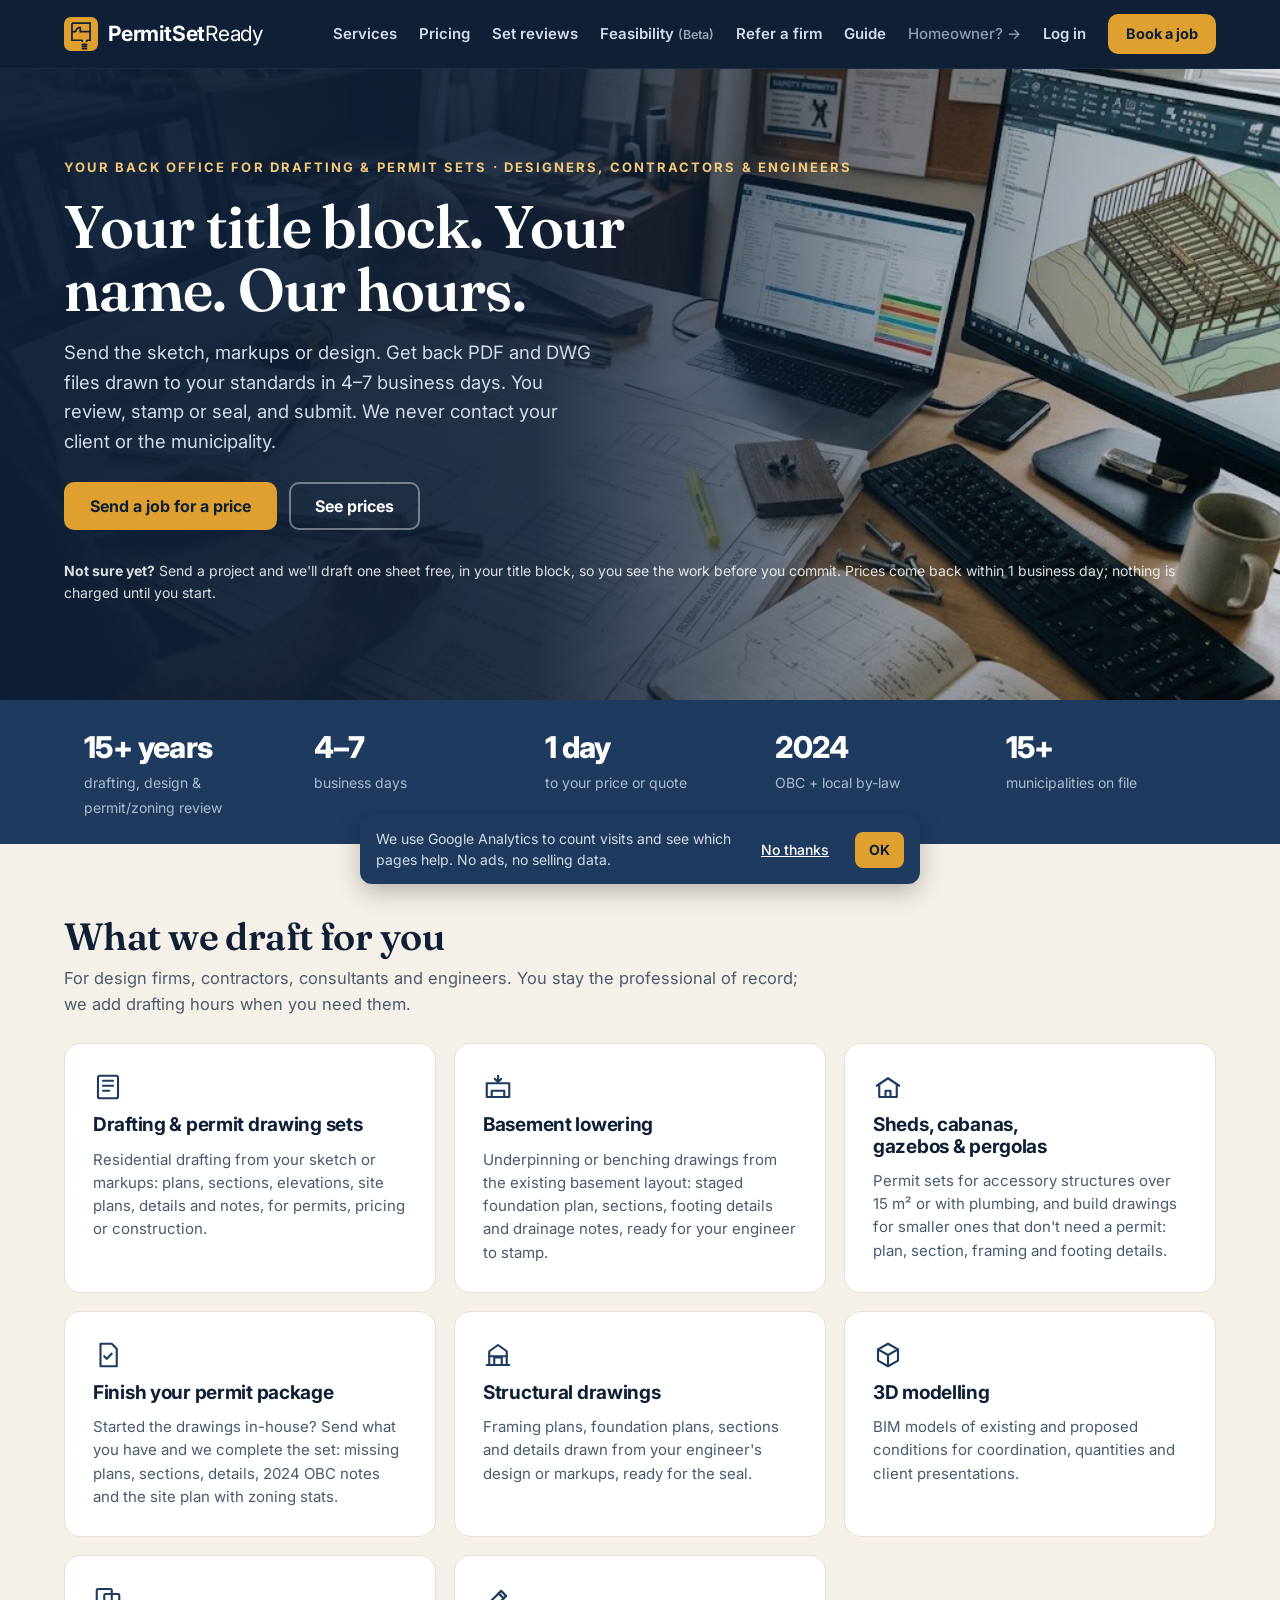
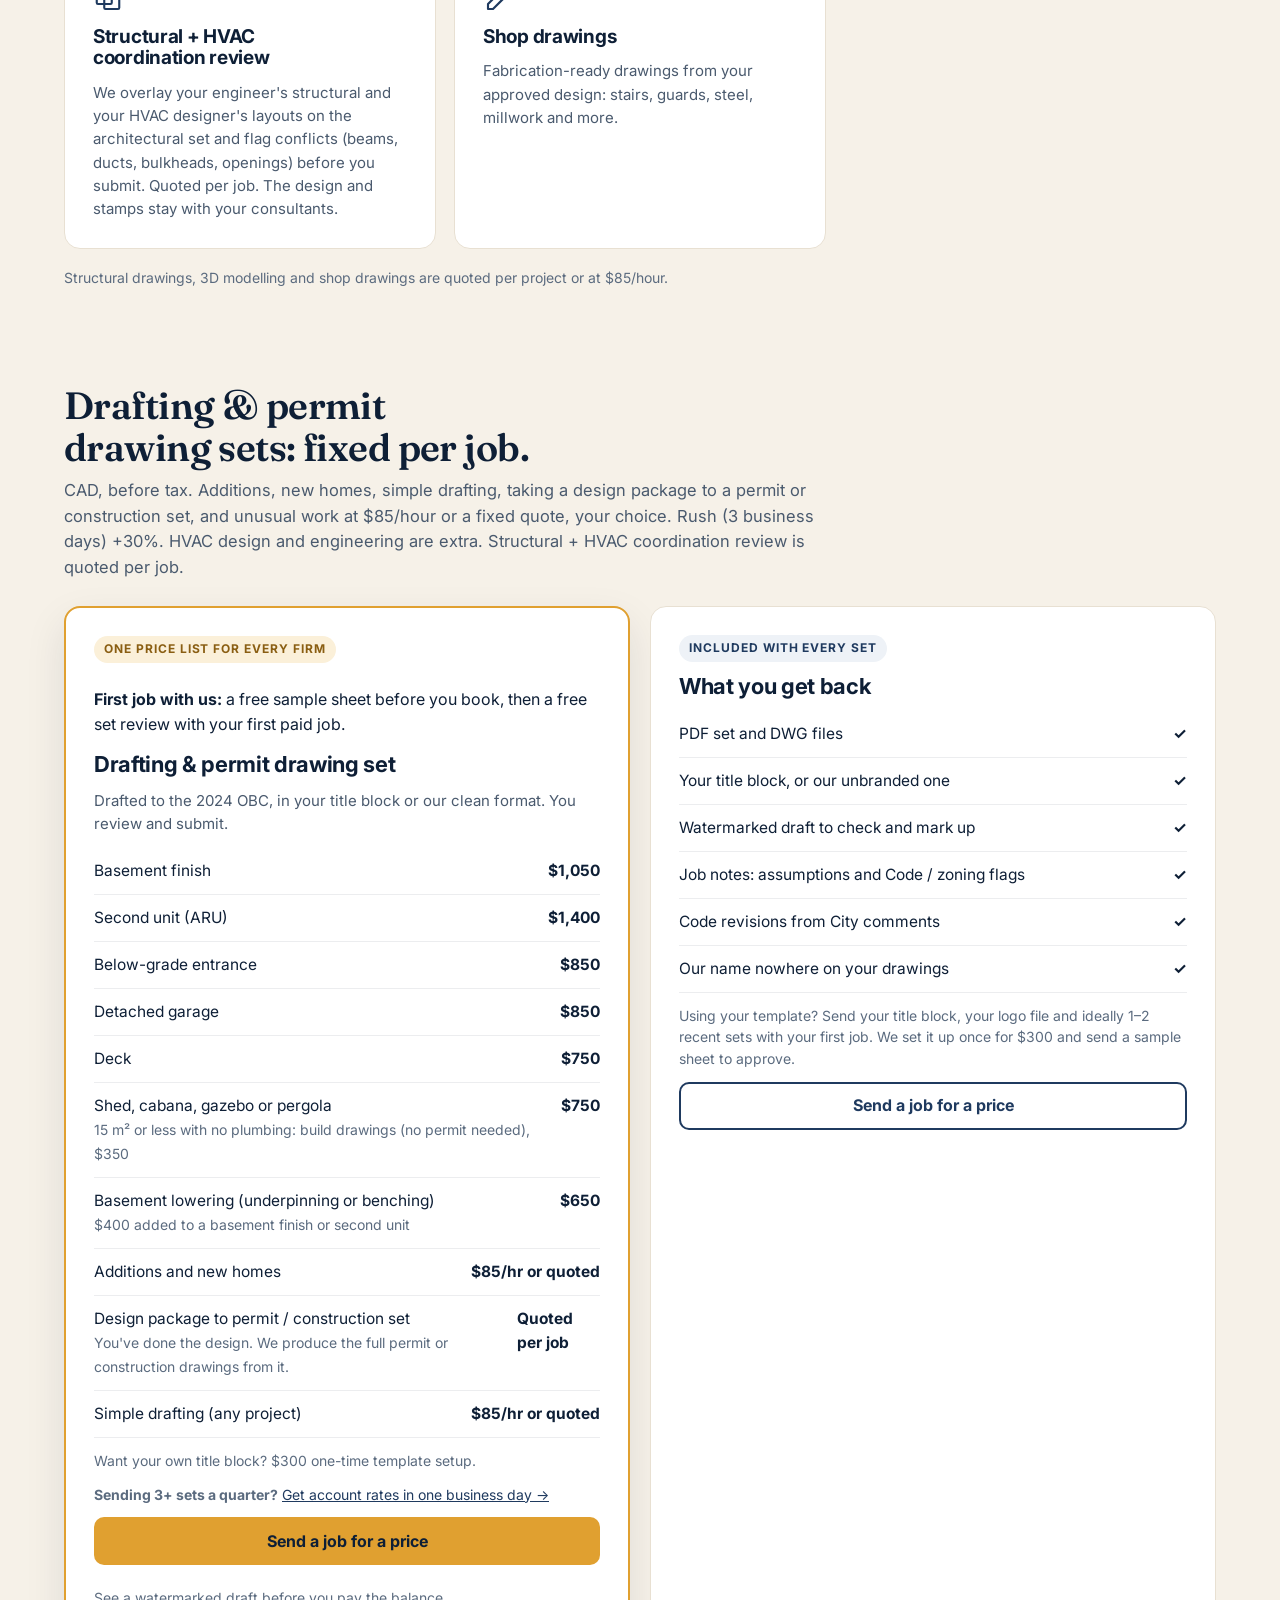
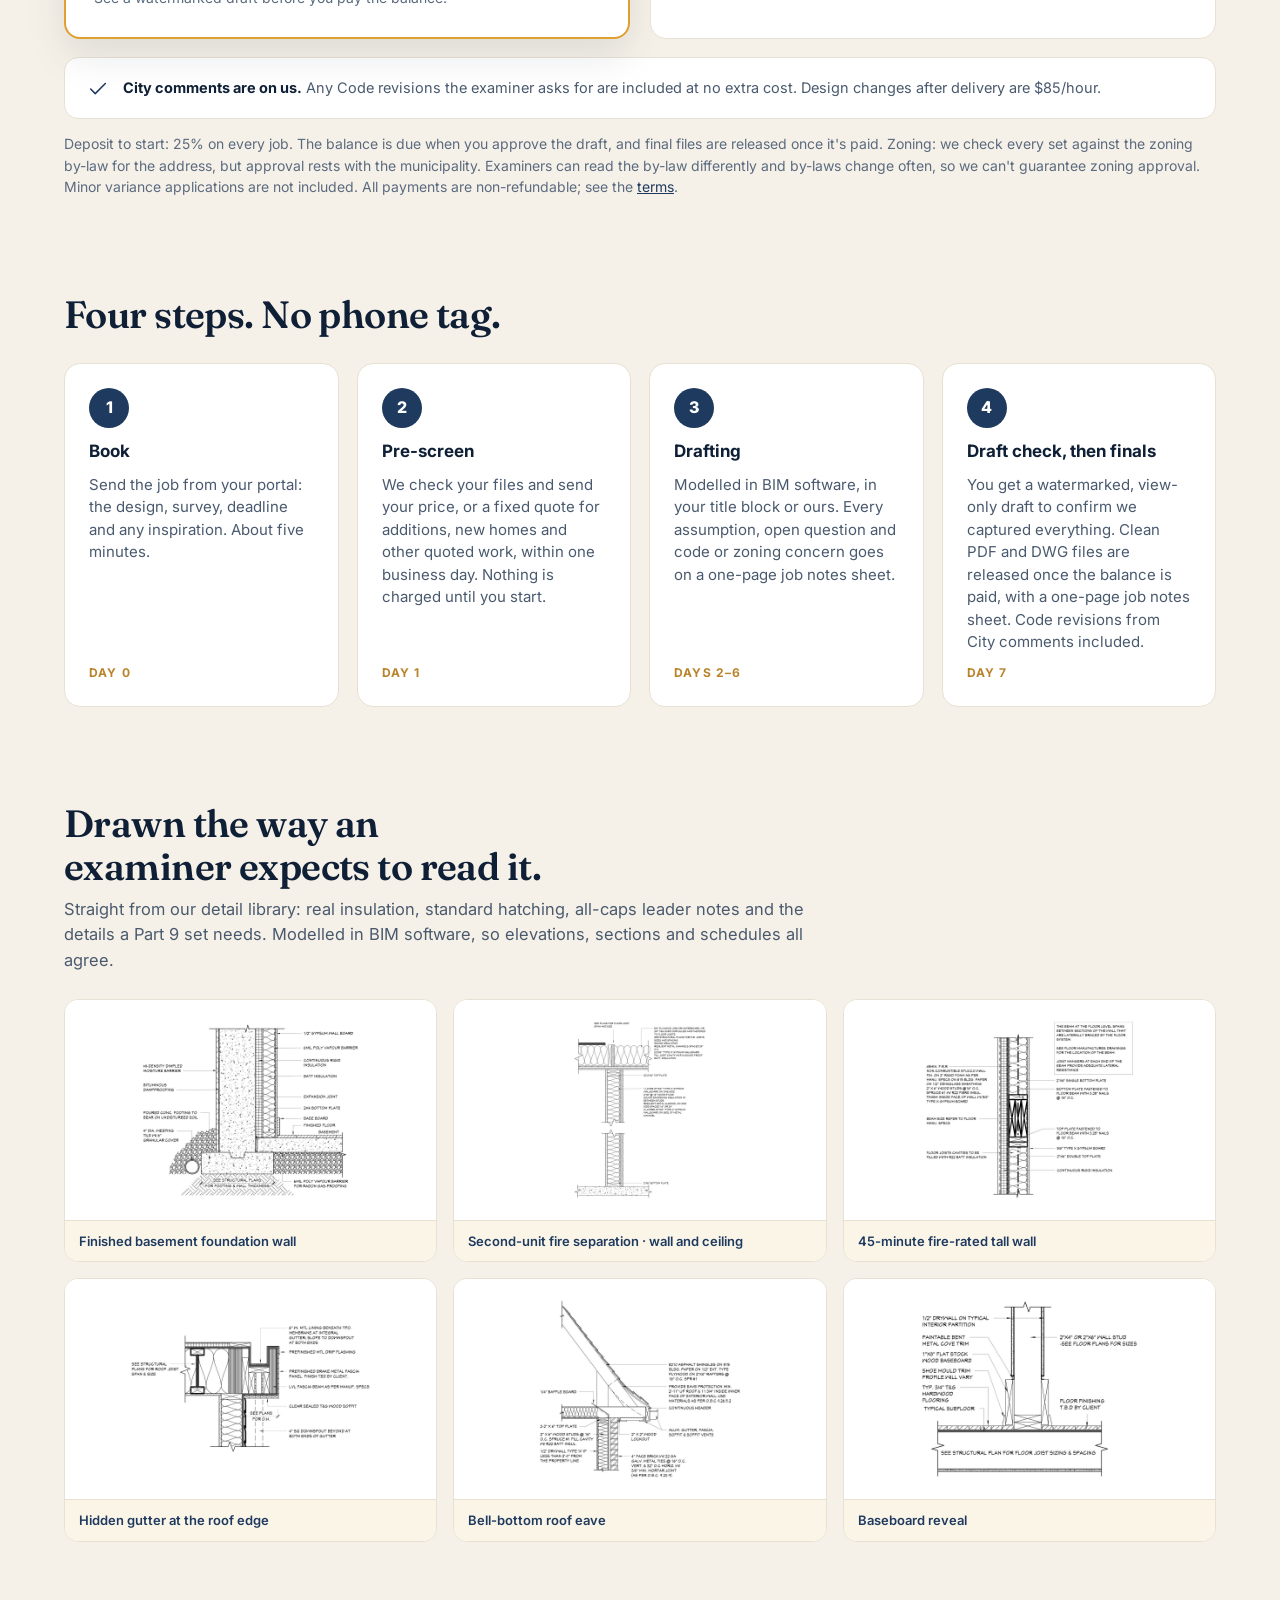
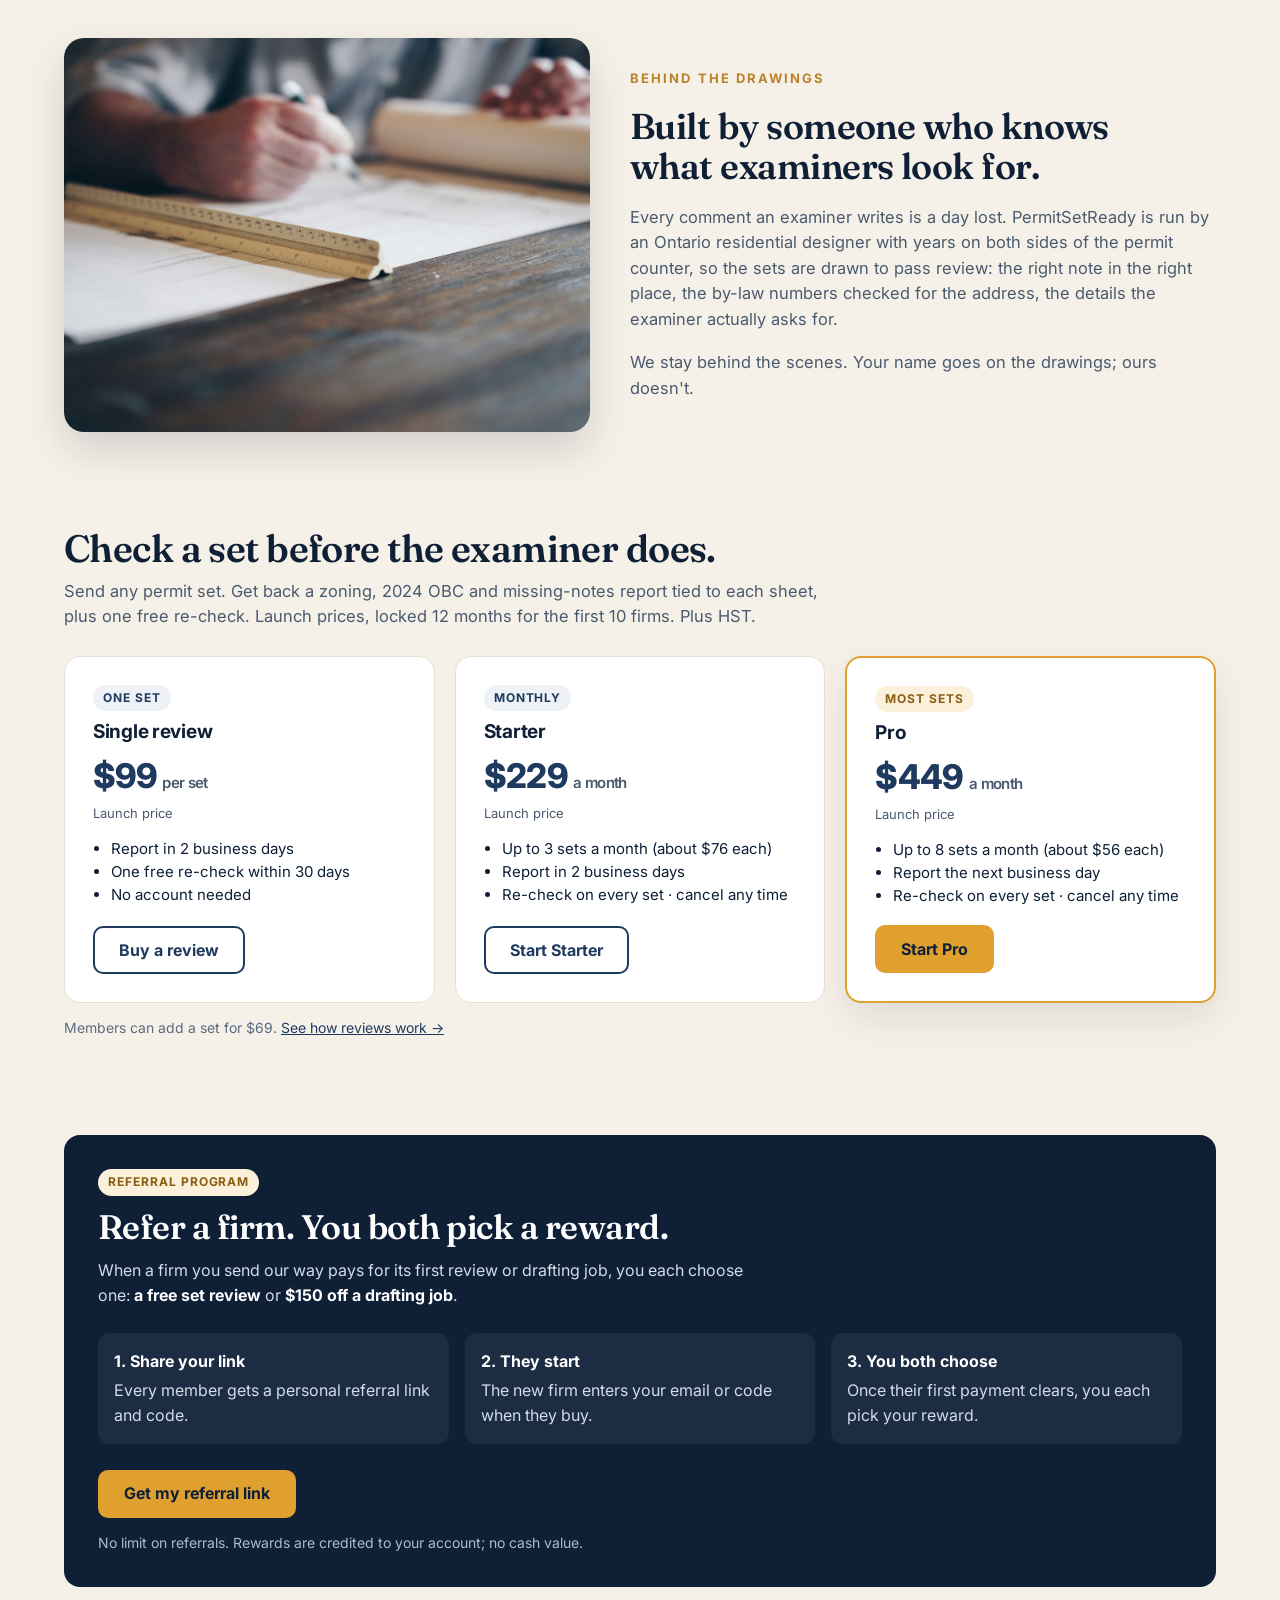
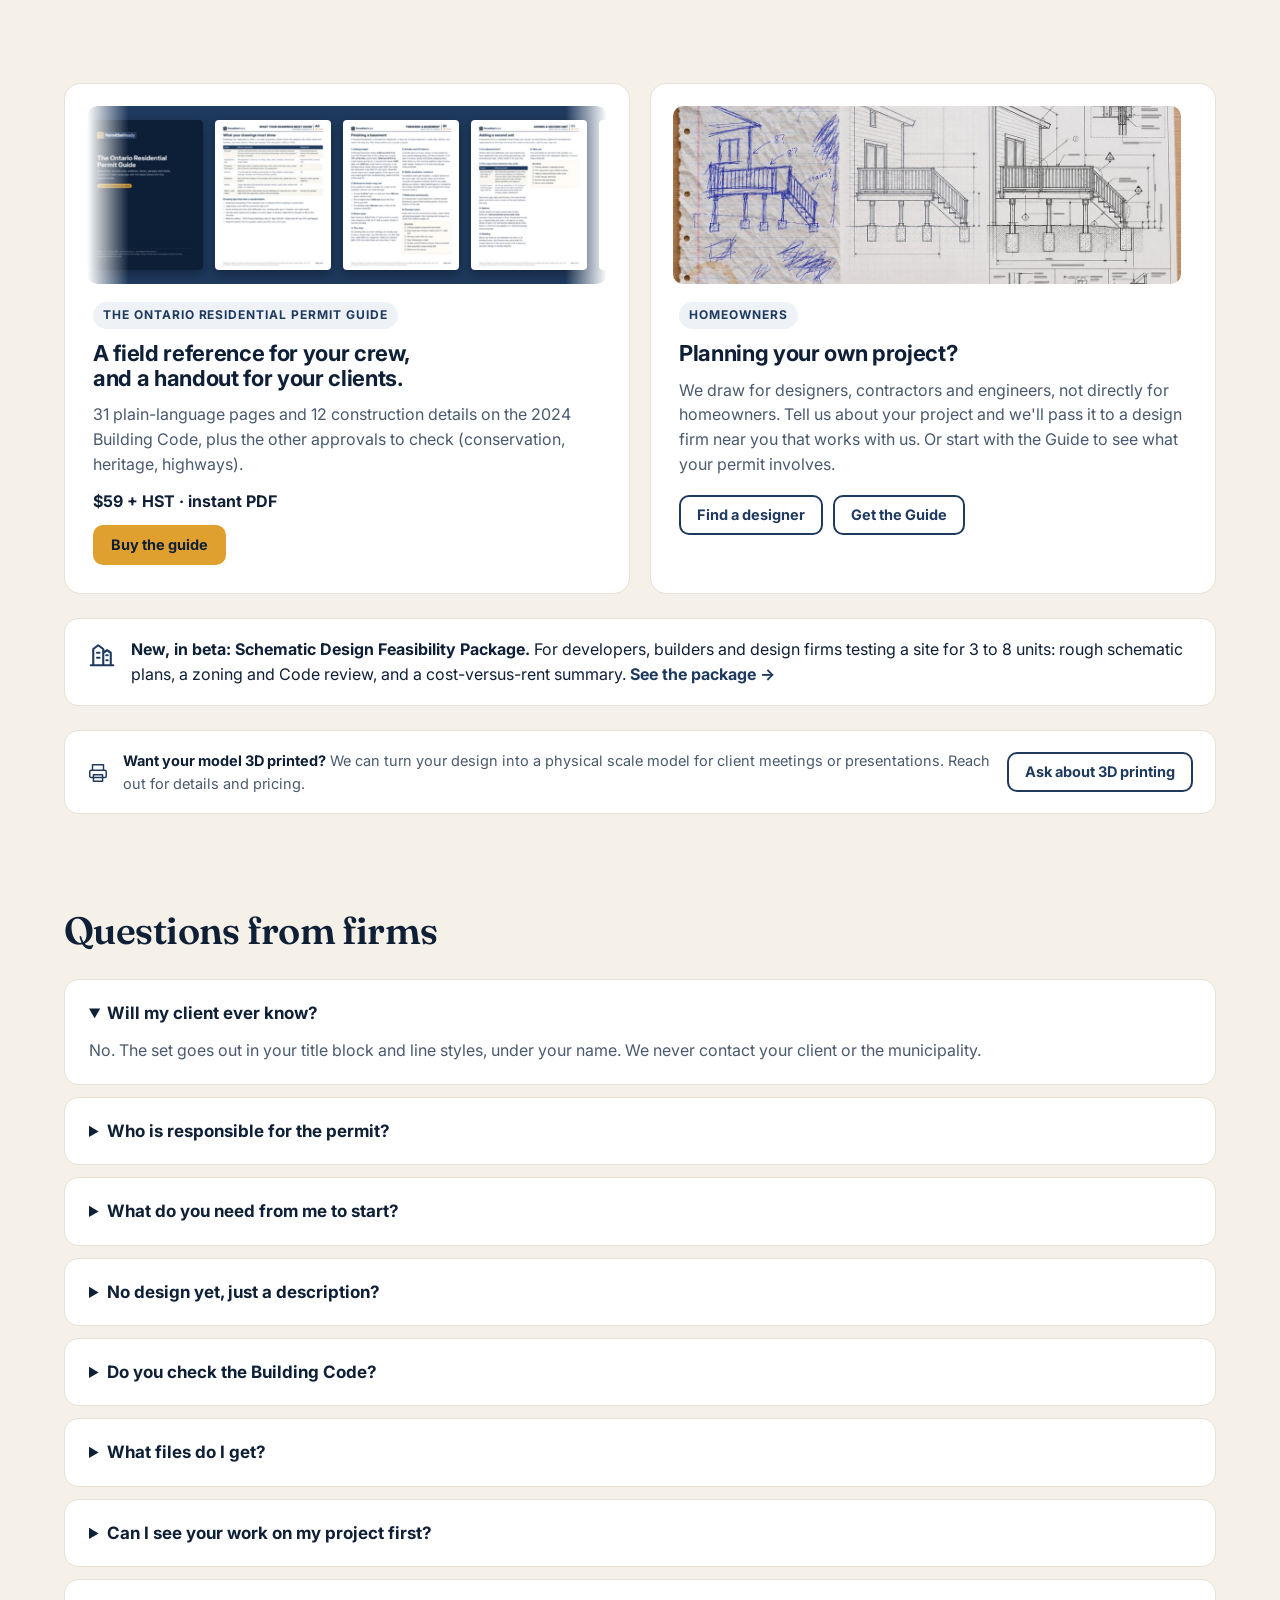
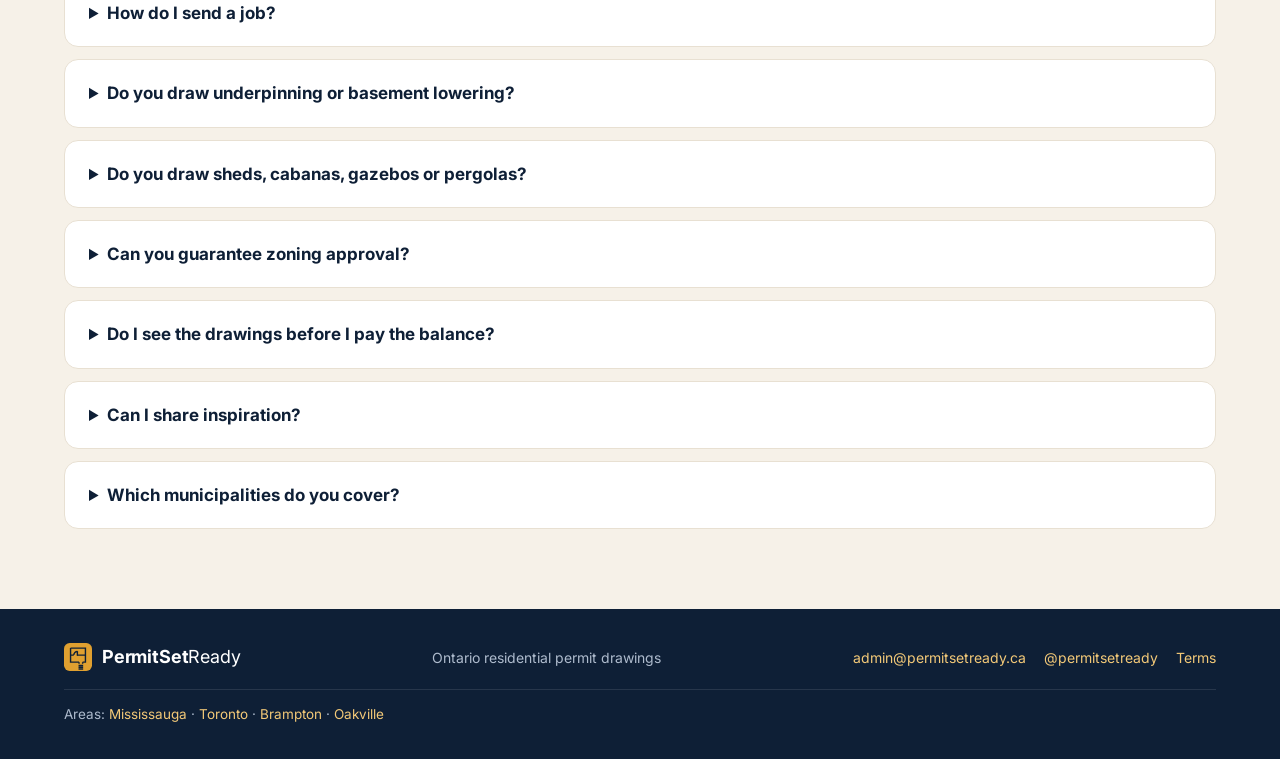
<file: index.html>
<!doctype html>
<html lang="en-CA">
<head>
<meta charset="utf-8">
<meta name="viewport" content="width=device-width, initial-scale=1, viewport-fit=cover">
<title>PermitSetReady | Drafting for Ontario designers, contractors &amp; engineers</title>
<meta name="description" content="Your back office for drafting and permit drawing sets: drafting in your title block or ours, one fixed price list, permit set reviews, and Code revisions from City comments included. Ontario residential work in 4–7 business days.">
<link rel="canonical" href="https://permitsetready.ca/">
<meta property="og:title" content="PermitSetReady: your back office for drafting and permit drawing sets">
<meta property="og:description" content="Your title block. Your name. Our hours.">
<meta property="og:image" content="https://permitsetready.ca/img/firm-desk.jpg">
<meta property="og:url" content="https://permitsetready.ca/">
<link rel="icon" href="/img/favicon.svg" type="image/svg+xml">
<link rel="preconnect" href="https://fonts.googleapis.com">
<link rel="preconnect" href="https://fonts.gstatic.com" crossorigin>
<link href="https://fonts.googleapis.com/css2?family=Inter:wght@400;500;600;700;800&family=Fraunces:ital,opsz,wght@0,9..144,500;0,9..144,600;1,9..144,600&display=swap" rel="stylesheet">
<link rel="stylesheet" href="/assets/site.css">
<script type="application/ld+json">{"@context": "https://schema.org", "@type": "ProfessionalService", "name": "PermitSetReady", "url": "https://permitsetready.ca/", "logo": "https://permitsetready.ca/img/brand/permitsetready-logo.png", "image": "https://permitsetready.ca/img/firm-desk.jpg", "email": "admin@permitsetready.ca", "description": "Permit drafting in your title block or ours, plus permit set reviews, for Ontario design firms, contractors and engineers: basements, second units (ARUs), below-grade entrances, decks, garages, sheds, cabanas, gazebos and pergolas, additions and new homes, plus structural drawings, 3D models and shop drawings.", "areaServed": [{"@type": "City", "name": "Mississauga"}, {"@type": "City", "name": "Toronto"}, {"@type": "City", "name": "Oakville"}, {"@type": "City", "name": "Burlington"}, {"@type": "City", "name": "Brampton"}, {"@type": "City", "name": "Halton Hills"}, {"@type": "City", "name": "Milton"}, {"@type": "City", "name": "Caledon"}, {"@type": "City", "name": "Vaughan"}, {"@type": "City", "name": "Innisfil"}, {"@type": "City", "name": "Barrie"}, {"@type": "City", "name": "Guelph"}, {"@type": "City", "name": "Kitchener"}, {"@type": "City", "name": "Hamilton"}, {"@type": "State", "name": "Ontario"}], "sameAs": ["https://instagram.com/permitsetready"], "priceRange": "$69\u2013$$$"}</script>
<style>
  .plans .card{gap:10px}
  .plans .price{font-size:34px;font-weight:800;color:var(--navy);line-height:1}
  .plans .price small{font-size:15px;font-weight:600;color:var(--muted)}
  .plans .was{font-size:13px;color:var(--muted)}
  .plans ul{margin:4px 0 8px;padding-left:18px;font-size:15px}
  .plans .btn{margin-top:auto;align-self:flex-start}
.ref-steps{display:grid;grid-template-columns:repeat(auto-fit,minmax(min(100%,220px),1fr));gap:16px;margin:18px 0}
.ref-steps div{background:rgba(255,255,255,.06);border-radius:12px;padding:16px}
.ref-steps b{display:block;color:#fff;margin-bottom:4px}
.ref-steps span{color:var(--on-dark)}
.gallery{grid-template-columns:repeat(auto-fit,minmax(min(100%,330px),1fr))}
.gallery .feat img{height:260px}
.gallery .feat{border:2px solid var(--amber)}
.gallery .tag{display:inline-block;background:var(--amber);color:var(--ink);font-size:11px;font-weight:800;letter-spacing:.06em;text-transform:uppercase;border-radius:6px;padding:1px 6px;margin-right:6px}
.gg{display:grid;grid-template-columns:repeat(auto-fit,minmax(min(100%,340px),1fr));gap:20px;align-items:stretch}
.gcard{gap:12px}
.hphoto{width:calc(100% + 12px);height:178px;object-fit:cover;border-radius:10px;margin:-6px -6px 6px}
.peek{overflow:hidden;border-radius:10px;background:var(--navy);padding:14px 0;margin:-6px -6px 6px;-webkit-mask-image:linear-gradient(90deg,transparent,#000 8%,#000 92%,transparent);mask-image:linear-gradient(90deg,transparent,#000 8%,#000 92%,transparent)}
.peek .track{display:flex;gap:12px;width:max-content;animation:peek 40s linear infinite}
.peek img{height:150px;width:auto;border-radius:4px;box-shadow:0 4px 12px rgba(0,0,0,.35)}
.peek:hover .track{animation-play-state:paused}
@keyframes peek{to{transform:translateX(-50%)}}
@media (prefers-reduced-motion:reduce){.peek .track{animation:none}}
</style>
<script src="/assets/analytics.js" defer></script>
</head>
<body>
<header class="site-header">
  <div class="wrap">
    <nav aria-label="Main">
      <a class="logo" href="/" aria-label="PermitSetReady home"><img src="/img/logo-icon-amber.svg" alt="" width="34" height="34"><span><b>PermitSet</b>Ready</span></a>
      <button class="burger" type="button" aria-expanded="false" aria-controls="menu" onclick="var m=document.getElementById('menu');m.classList.toggle('open');this.setAttribute('aria-expanded',m.classList.contains('open'))">Menu</button>
      <div class="menu" id="menu">
        <a href="#services">Services</a>
        <a href="#pricing">Pricing</a>
        <a href="#reviews">Set reviews</a>
        <a href="/feasibility/">Feasibility <small style="opacity:.7">(Beta)</small></a>
        <a href="#refer">Refer a firm</a>
        <a href="/guide/">Guide</a>
        <a class="quiet" href="/find-a-designer/">Homeowner? →</a>
        <a href="/start/#jobs">Log in</a>
        <a class="btn btn-amber btn-sm" href="/start/#new">Book a job</a>
      </div>
    </nav>
  </div>
</header>

<main>
  <section class="hero">
    <div class="bg" style="background-image:url(/img/firm-desk.jpg)" role="img" aria-label="A drafting desk with permit drawings and a 3D framing model on screen"></div>
    <div class="wrap inner">
      <p class="eyebrow light">Your back office for drafting &amp; permit sets · designers, contractors &amp; engineers</p>
      <h1>Your title block. Your name. Our hours.</h1>
      <p class="lead">Send the sketch, markups or design. Get back PDF and DWG files drawn to your standards in 4–7 business days. You review, stamp or seal, and submit. We never contact your client or the municipality.</p>
      <div class="ctas">
        <a class="btn btn-amber" href="/start/#new">Send a job for a price</a>
        <a class="btn btn-ghost" href="#pricing">See prices</a>
      </div>
      <p class="small" style="color:#fff;opacity:.85;margin-top:12px"><b>Not sure yet?</b> Send a project and we'll draft one sheet free, in your title block, so you see the work before you commit. Prices come back within 1 business day; nothing is charged until you start.</p>
    </div>
  </section>
  <section style="background:var(--navy)">
    <div class="wrap stats dark" style="border:0">
      <div><b>15+ years</b><span>drafting, design &amp; permit/zoning review</span></div>
      <div><b>4–7</b><span>business days</span></div>
      <div><b>1 day</b><span>to your price or quote</span></div>
      <div><b>2024</b><span>OBC + local by-law</span></div>
      <div><b>15+</b><span>municipalities on file</span></div>
    </div>
  </section>

  <section class="wrap section" id="services">
    <div class="section-head"><h2>What we draft for you</h2><p>For design firms, contractors, consultants and engineers. You stay the professional of record; we add drafting hours when you need them.</p></div>
    <div class="grid-4" style="grid-template-columns:repeat(auto-fit,minmax(min(100%,300px),1fr))">
      <div class="card"><svg class="icon" viewBox="0 0 24 24" aria-hidden="true"><rect x="4" y="3" width="16" height="18" rx="1.5"></rect><path d="M8 7h8M8 11h8M8 15h5"></path></svg><h3>Drafting &amp; permit drawing sets</h3><p class="muted" style="font-size:15px">Residential drafting from your sketch or markups: plans, sections, elevations, site plans, details and notes, for permits, pricing or construction.</p></div>
      <div class="card"><svg class="icon" viewBox="0 0 24 24" aria-hidden="true"><path d="M3 9h18M3 9v11h18V9"></path><path d="M7 20v-5h10v5"></path><path d="M12 3v4M9.5 5.5L12 8l2.5-2.5"></path></svg><h3>Basement lowering</h3><p class="muted" style="font-size:15px">Underpinning or benching drawings from the existing basement layout: staged foundation plan, sections, footing details and drainage notes, ready for your engineer to stamp.</p></div>
      <div class="card"><svg class="icon" viewBox="0 0 24 24" aria-hidden="true"><path d="M3 11l9-6 9 6"></path><path d="M5 10v10h14V10"></path><path d="M10 20v-5h4v5"></path></svg><h3>Sheds, cabanas, gazebos &amp; pergolas</h3><p class="muted" style="font-size:15px">Permit sets for accessory structures over 15 m² or with plumbing, and build drawings for smaller ones that don't need a permit: plan, section, framing and footing details.</p></div>
      <div class="card"><svg class="icon" viewBox="0 0 24 24" aria-hidden="true"><path d="M6 3h9l4 4v14H6z"></path><path d="M9 13l2 2 4-4"></path></svg><h3>Finish your permit package</h3><p class="muted" style="font-size:15px">Started the drawings in-house? Send what you have and we complete the set: missing plans, sections, details, 2024 OBC notes and the site plan with zoning stats.</p></div>
      <div class="card"><svg class="icon" viewBox="0 0 24 24" aria-hidden="true"><path d="M3 20h18M5 20V9l7-5 7 5v11"></path><path d="M9 20v-6h6v6M5 13h14"></path></svg><h3>Structural drawings</h3><p class="muted" style="font-size:15px">Framing plans, foundation plans, sections and details drawn from your engineer's design or markups, ready for the seal.</p></div>
      <div class="card"><svg class="icon" viewBox="0 0 24 24" aria-hidden="true"><path d="M12 3l8 4.5v9L12 21l-8-4.5v-9z"></path><path d="M12 12l8-4.5M12 12v9M12 12L4 7.5"></path></svg><h3>3D modelling</h3><p class="muted" style="font-size:15px">BIM models of existing and proposed conditions for coordination, quantities and client presentations.</p></div>
      <div class="card"><svg class="icon" viewBox="0 0 24 24" aria-hidden="true"><rect x="3" y="4" width="12" height="12" rx="1"></rect><rect x="9" y="8" width="12" height="12" rx="1"></rect></svg><h3>Structural + HVAC coordination review</h3><p class="muted" style="font-size:15px">We overlay your engineer's structural and your HVAC designer's layouts on the architectural set and flag conflicts (beams, ducts, bulkheads, openings) before you submit. Quoted per job. The design and stamps stay with your consultants.</p></div>
      <div class="card"><svg class="icon" viewBox="0 0 24 24" aria-hidden="true"><path d="M14.5 5.5l4 4L8 20H4v-4z"></path><path d="M12.5 7.5l4 4"></path></svg><h3>Shop drawings</h3><p class="muted" style="font-size:15px">Fabrication-ready drawings from your approved design: stairs, guards, steel, millwork and more.</p></div>
    </div>
    <p class="small" style="margin-top:18px">Structural drawings, 3D modelling and shop drawings are quoted per project or at $85/hour.</p>
  </section>

  <section class="wrap section" id="pricing">
    <div class="section-head"><h2>Drafting &amp; permit drawing sets: fixed per job.</h2><p>CAD, before tax. Additions, new homes, simple drafting, taking a design package to a permit or construction set, and unusual work at $85/hour or a fixed quote, your choice. Rush (3 business days) +30%. HVAC design and engineering are extra. Structural + HVAC coordination review is quoted per job.</p></div>
    <div class="grid-2">
      <div class="card feature">
        <span class="pill">One price list for every firm</span>
        <div class="banner" style="margin:12px 0 4px"><b>First job with us:</b> a free sample sheet before you book, then a free set review with your first paid job.</div>
        <h3 style="font-size:22px">Drafting &amp; permit drawing set</h3>
        <p class="muted" style="font-size:15px">Drafted to the 2024 OBC, in your title block or our clean format. You review and submit.</p>
        <ul class="plist">
          <li><span>Basement finish</span><b>$1,050</b></li>
          <li><span>Second unit (ARU)</span><b>$1,400</b></li>
          <li><span>Below-grade entrance</span><b>$850</b></li>
          <li><span>Detached garage</span><b>$850</b></li>
          <li><span>Deck</span><b>$750</b></li>
          <li><span>Shed, cabana, gazebo or pergola<br><span class="small">15 m² or less with no plumbing: build drawings (no permit needed), $350</span></span><b>$750</b></li>
          <li><span>Basement lowering (underpinning or benching)<br><span class="small">$400 added to a basement finish or second unit</span></span><b>$650</b></li>
          <li><span>Additions and new homes</span><b>$85/hr or quoted</b></li>
          <li><span>Design package to permit / construction set<br><span class="small">You've done the design. We produce the full permit or construction drawings from it.</span></span><b>Quoted per job</b></li>
          <li><span>Simple drafting (any project)</span><b>$85/hr or quoted</b></li>
        </ul>
        <p class="small">Want your own title block? $300 one-time template setup.</p>
        <p class="small"><b>Sending 3+ sets a quarter?</b> <a href="mailto:admin@permitsetready.ca?subject=Account%20rates&amp;body=Firm%3A%0AAbout%20how%20many%20sets%20a%20quarter%3A%0AMain%20project%20types%3A%0A">Get account rates in one business day →</a></p>
        <a class="btn btn-amber" href="/start/#new">Send a job for a price</a>
        <p class="small" style="margin-top:10px">See a watermarked draft before you pay the balance.</p>
      </div>
      <div class="card">
        <span class="pill navy">Included with every set</span>
        <h3 style="font-size:22px">What you get back</h3>
        <ul class="plist">
          <li><span>PDF set and DWG files</span><b>✓</b></li>
          <li><span>Your title block, or our unbranded one</span><b>✓</b></li>
          <li><span>Watermarked draft to check and mark up</span><b>✓</b></li>
          <li><span>Job notes: assumptions and Code / zoning flags</span><b>✓</b></li>
          <li><span>Code revisions from City comments</span><b>✓</b></li>
          <li><span>Our name nowhere on your drawings</span><b>✓</b></li>
        </ul>
        <p class="small">Using your template? Send your title block, your logo file and ideally 1–2 recent sets with your first job. We set it up once for $300 and send a sample sheet to approve.</p>
        <a class="btn btn-line" href="/start/#new">Send a job for a price</a>
      </div>
    </div>
    <div class="callout" style="margin-top:18px;align-items:flex-start"><svg viewBox="0 0 24 24" width="22" height="22" fill="none" stroke="var(--navy)" stroke-width="1.7" stroke-linecap="round" stroke-linejoin="round" aria-hidden="true"><path d="M20 6L9 17l-5-5"></path></svg><p style="margin:0"><b>City comments are on us.</b> Any Code revisions the examiner asks for are included at no extra cost. Design changes after delivery are $85/hour.</p></div>
    <p class="small" style="margin-top:14px">Deposit to start: 25% on every job. The balance is due when you approve the draft, and final files are released once it's paid. Zoning: we check every set against the zoning by-law for the address, but approval rests with the municipality. Examiners can read the by-law differently and by-laws change often, so we can't guarantee zoning approval. Minor variance applications are not included. All payments are non-refundable; see the <a href="/terms/">terms</a>.</p>
  </section>

  <section class="wrap section" id="how">
    <div class="section-head"><h2>Four steps. No phone tag.</h2></div>
    <ol class="steps">
      <li><span class="num">1</span><b>Book</b><span class="d">Send the job from your portal: the design, survey, deadline and any inspiration. About five minutes.</span><span class="who">Day 0</span></li>
      <li><span class="num">2</span><b>Pre-screen</b><span class="d">We check your files and send your price, or a fixed quote for additions, new homes and other quoted work, within one business day. Nothing is charged until you start.</span><span class="who">Day 1</span></li>
      <li><span class="num">3</span><b>Drafting</b><span class="d">Modelled in BIM software, in your title block or ours. Every assumption, open question and code or zoning concern goes on a one-page job notes sheet.</span><span class="who">Days 2–6</span></li>
      <li><span class="num">4</span><b>Draft check, then finals</b><span class="d">You get a watermarked, view-only draft to confirm we captured everything. Clean PDF and DWG files are released once the balance is paid, with a one-page job notes sheet. Code revisions from City comments included.</span><span class="who">Day 7</span></li>
    </ol>
  </section>

  <section class="wrap section" id="work">
    <div class="section-head"><h2>Drawn the way an examiner expects to read it.</h2><p>Straight from our detail library: real insulation, standard hatching, all-caps leader notes and the details a Part 9 set needs. Modelled in BIM software, so elevations, sections and schedules all agree.</p></div>
    <div class="gallery">
      <figure><img src="/img/details/foundation.jpg" alt="Finished foundation wall detail"><figcaption>Finished basement foundation wall</figcaption></figure>
      <figure><img src="/img/details/firesep.jpg" alt="Wall and floor fire separation between units"><figcaption>Second-unit fire separation · wall and ceiling</figcaption></figure>
      <figure><img src="/img/details/tallwall-frr.jpg" alt="Fire-rated tall wall with stucco finish"><figcaption>45-minute fire-rated tall wall</figcaption></figure>
      <figure><img src="/img/details/gutter.jpg" alt="Hidden integral gutter at a flat roof edge"><figcaption>Hidden gutter at the roof edge</figcaption></figure>
      <figure><img src="/img/details/bellbottom.jpg" alt="Bell-bottom roof eave over brick veneer"><figcaption>Bell-bottom roof eave</figcaption></figure>
      <figure><img src="/img/details/baseboard.jpg" alt="Baseboard reveal detail"><figcaption>Baseboard reveal</figcaption></figure>
    </div>
  </section>

  <section class="wrap section">
    <div class="split" style="gap:40px">
      <img src="/img/about-desk.jpg" alt="Hands drafting a house section on trace paper with a scale rule" style="aspect-ratio:4/3;flex-basis:420px" loading="lazy">
      <div>
        <p class="eyebrow">Behind the drawings</p>
        <h2 class="serif" style="font-size:clamp(28px,4vw,36px)">Built by someone who knows what examiners look for.</h2>
        <p class="muted" style="font-size:16.5px">Every comment an examiner writes is a day lost. PermitSetReady is run by an Ontario residential designer with years on both sides of the permit counter, so the sets are drawn to pass review: the right note in the right place, the by-law numbers checked for the address, the details the examiner actually asks for.</p>
        <p class="muted" style="font-size:16.5px">We stay behind the scenes. Your name goes on the drawings; ours doesn't.</p>
      </div>
    </div>
  </section>

  <section class="wrap section" id="reviews">
    <div class="section-head"><h2>Check a set before the examiner does.</h2><p>Send any permit set. Get back a zoning, 2024 OBC and missing-notes report tied to each sheet, plus one free re-check. Launch prices, locked 12 months for the first 10 firms. Plus HST.</p></div>
    <div class="grid-3 plans">
      <div class="card">
        <span class="pill navy">One set</span>
        <h3>Single review</h3>
        <div class="price">$99 <small>per set</small></div><div class="was">Launch price</div>
        <ul><li>Report in 2 business days</li><li>One free re-check within 30 days</li><li>No account needed</li></ul>
        <a class="btn btn-line" href="/review/">Buy a review</a>
      </div>
      <div class="card">
        <span class="pill navy">Monthly</span>
        <h3>Starter</h3>
        <div class="price">$229 <small>a month</small></div><div class="was">Launch price</div>
        <ul><li>Up to 3 sets a month (about $76 each)</li><li>Report in 2 business days</li><li>Re-check on every set · cancel any time</li></ul>
        <a class="btn btn-line" href="/review/">Start Starter</a>
      </div>
      <div class="card feature">
        <span class="pill">Most sets</span>
        <h3>Pro</h3>
        <div class="price">$449 <small>a month</small></div><div class="was">Launch price</div>
        <ul><li>Up to 8 sets a month (about $56 each)</li><li>Report the next business day</li><li>Re-check on every set · cancel any time</li></ul>
        <a class="btn btn-amber" href="/review/">Start Pro</a>
      </div>
    </div>
    <p class="small" style="margin-top:14px">Members can add a set for $69. <a href="/review/">See how reviews work →</a></p>
  </section>


  <section class="wrap section hide" id="testimonials" hidden>
    <div class="section-head"><h2>What firms say</h2><p>From design firms, contractors and engineers we've drafted for.</p></div>
    <div class="grid-3" id="tlist"></div>
  </section>

  <section class="wrap section" id="refer">
    <div class="card dark" style="gap:8px;padding:34px">
      <span class="pill">Referral program</span>
      <h2 class="serif" style="color:#fff;font-size:clamp(26px,3.6vw,34px);margin:4px 0">Refer a firm. You both pick a reward.</h2>
      <p style="color:var(--on-dark);max-width:680px;margin:0">When a firm you send our way pays for its first review or drafting job, you each choose one: <b style="color:#fff">a free set review</b> or <b style="color:#fff">$150 off a drafting job</b>.</p>
      <div class="ref-steps">
        <div><b>1. Share your link</b><span>Every member gets a personal referral link and code.</span></div>
        <div><b>2. They start</b><span>The new firm enters your email or code when they buy.</span></div>
        <div><b>3. You both choose</b><span>Once their first payment clears, you each pick your reward.</span></div>
      </div>
      <div><a class="btn btn-amber" href="/start/#refer">Get my referral link</a></div>
      <p class="small" style="color:var(--on-dark-2);margin:6px 0 0">No limit on referrals. Rewards are credited to your account; no cash value.</p>
    </div>
  </section>

  <section class="wrap section" id="guide">
    <div class="gg">
      <div class="card gcard">
        <div class="peek" aria-label="Preview pages of the guide"><div class="track"><img src="/img/guide-peek/gp0.jpg" alt="" loading="lazy"><img src="/img/guide-peek/gp1.jpg" alt="" loading="lazy"><img src="/img/guide-peek/gp2.jpg" alt="" loading="lazy"><img src="/img/guide-peek/gp3.jpg" alt="" loading="lazy"><img src="/img/guide-peek/gp4.jpg" alt="" loading="lazy"><img src="/img/guide-peek/gp5.jpg" alt="" loading="lazy"><img src="/img/guide-peek/gp6.jpg" alt="" loading="lazy"><img src="/img/guide-peek/gp7.jpg" alt="" loading="lazy"><img src="/img/guide-peek/gp0.jpg" alt="" loading="lazy"><img src="/img/guide-peek/gp1.jpg" alt="" loading="lazy"><img src="/img/guide-peek/gp2.jpg" alt="" loading="lazy"><img src="/img/guide-peek/gp3.jpg" alt="" loading="lazy"><img src="/img/guide-peek/gp4.jpg" alt="" loading="lazy"><img src="/img/guide-peek/gp5.jpg" alt="" loading="lazy"><img src="/img/guide-peek/gp6.jpg" alt="" loading="lazy"><img src="/img/guide-peek/gp7.jpg" alt="" loading="lazy"></div></div>
        <span class="pill navy">The Ontario Residential Permit Guide</span>
        <h3 style="font-size:22px;margin:0">A field reference for your crew, and a handout for your clients.</h3>
        <p class="muted" style="margin:0">31 plain-language pages and 12 construction details on the 2024 Building Code, plus the other approvals to check (conservation, heritage, highways).</p>
        <p class="cost" style="margin:0;font-weight:700">$59 + HST · instant PDF</p>
        <div style="margin-top:auto"><a class="btn btn-amber btn-sm" href="/guide/">Buy the guide</a></div>
      </div>
      <div class="card gcard">
        <img class="hphoto" src="/img/home-sketch-to-deck.jpg" alt="A hand sketch of a deck turning into a finished permit drawing">
        <span class="pill navy">Homeowners</span>
        <h3 style="font-size:22px;margin:0">Planning your own project?</h3>
        <p class="muted" style="margin:0">We draw for designers, contractors and engineers, not directly for homeowners. Tell us about your project and we'll pass it to a design firm near you that works with us. Or start with the Guide to see what your permit involves.</p>
        <div style="display:flex;gap:10px;flex-wrap:wrap;margin-top:6px"><a class="btn btn-line btn-sm" href="/find-a-designer/">Find a designer</a><a class="btn btn-line btn-sm" href="/guide/">Get the Guide</a></div>
      </div>
    </div>
  </section>

  <section class="wrap section" id="more" style="padding-top:0">
    <a class="callout" href="/feasibility/" style="text-decoration:none;color:inherit"><svg class="icon" viewBox="0 0 24 24" aria-hidden="true" style="flex:none"><path d="M3 21h18M5 21V8l4-3 4 3v13M13 21V11l3-2 3 2v10"></path><path d="M8 11h2M8 15h2M15.5 13h1M15.5 17h1"></path></svg><span><b>New, in beta: Schematic Design Feasibility Package.</b> For developers, builders and design firms testing a site for 3 to 8 units: rough schematic plans, a zoning and Code review, and a cost-versus-rent summary. <span style="color:var(--navy);font-weight:700">See the package →</span></span></a>
  </section>

  <section class="wrap section" id="print3d" style="padding-top:0">
    <div class="callout" style="align-items:center;flex-wrap:wrap">
      <svg viewBox="0 0 24 24" width="22" height="22" fill="none" stroke="var(--navy)" stroke-width="1.6" stroke-linecap="round" stroke-linejoin="round" aria-hidden="true"><path d="M6 9V3h12v6"></path><rect x="3" y="9" width="18" height="8" rx="1.5"></rect><path d="M7 14h10v7H7z"></path></svg>
      <p style="flex:1;min-width:220px;margin:0"><b>Want your model 3D printed?</b> We can turn your design into a physical scale model for client meetings or presentations. Reach out for details and pricing.</p>
      <a class="btn btn-line btn-sm" href="mailto:admin@permitsetready.ca?subject=3D%20printed%20model&amp;body=Project%20and%20what%20you%20need%20printed%3A%0AScale%20or%20approximate%20size%3A%0AModel%20file%20type%20(Revit%2C%20SketchUp%2C%20STL...)%3A%0AWhen%20you%20need%20it%3A%0A">Ask about 3D printing</a>
    </div>
  </section>

  <section class="wrap section last" id="faq">
    <div class="section-head"><h2>Questions from firms</h2></div>
    <div class="faq">
      <details open><summary>Will my client ever know?</summary><p>No. The set goes out in your title block and line styles, under your name. We never contact your client or the municipality.</p></details>
      <details><summary>Who is responsible for the permit?</summary><p>You are, as the designer or engineer of record. You review, stamp or seal, and submit. If the examiner comments, send them over and we revise. Code revisions from City comments are included at no extra cost.</p></details>
      <details><summary>What do you need from me to start?</summary><p>The design (sketch, markups or schematic design drawings with dimensions), the survey, any existing drawings for renovations, your deadline. If you want the set in your own title block ($300 one-time template setup), send your template with your first job (ideally with 1–2 recent permit sets, in Revit or DWG, and your text, dimension and line styles): we set it up and send a sample sheet to approve before drafting. Otherwise we use our clean, unbranded format.</p></details>
      <details><summary>No design yet, just a description?</summary><p>We can design it. Tick "No design yet" when you book and describe what your client wants. We prepare a layout for you to approve before drafting, quoted per job or at $85/hour. You approve the layout and stay the designer of record.</p></details>
      <details><summary>Do you check the Building Code?</summary><p>We draft to the 2024 Ontario Building Code and flag anything we notice on the job notes sheet, but the final review for code and by-law compliance is yours as the designer of record.</p></details>
      <details><summary>What files do I get?</summary><p>The PDF set and DWG files, plus a one-page job notes sheet listing our assumptions, open questions and any code or zoning concerns. Native Revit models aren't included.</p></details>
      <details><summary>Can I see your work on my project first?</summary><p>Yes. When you book, tick "Free sample sheet first". We draft one sheet of your project, usually the main floor plan, in your title block or ours, and send it as a watermarked, view-only draft. It's free, one per firm. If you go ahead, that sheet becomes sheet 1 of your set.</p></details>
      <details><summary>How do I send a job?</summary><p>Click Book a job, sign in with your email and fill in the six short steps. Upload your files or share a Drive or Dropbox link. We pre-screen your files and send your price or fixed quote within one business day.</p></details>
      <details><summary>Do you draw underpinning or basement lowering?</summary><p>Yes, underpinning or benching. Send the existing basement layout and the survey, and tell us the foundation type (block, poured concrete or rubble stone). We draw the full set: staged foundation plan, sections and details, plus the basement layout if you're finishing it. Your engineer reviews and stamps it, and one round of their markups is included once the job is paid in full, if uploaded within 6 weeks of the final files. $650, or $400 added to a basement finish or second unit. Contractors without an engineer can ask us to refer one.</p></details>
      <details><summary>Do you draw sheds, cabanas, gazebos or pergolas?</summary><p>Yes. Over 15 m², or with plumbing, they need a building permit: we draw the full permit set for $750. At 15 m² or less with no plumbing, most Ontario municipalities don't require a permit, so we draw build drawings instead (plan, section, framing and footing details) for $350, with a note on the first sheet that they weren't reviewed by a building official. Zoning still applies at any size, so check setbacks, height and lot coverage, and confirm with the municipality whether a permit is needed.</p></details>
      <details><summary>Can you guarantee zoning approval?</summary><p>No. We check every set against the zoning by-law for the address and flag anything that looks tight, but approval rests with the municipality. Examiners can interpret the by-law differently, and by-laws are amended often, so approval can't be guaranteed. If a variance is needed, we can prepare the drawings for it at $85/hour.</p></details>
      <details><summary>Do I see the drawings before I pay the balance?</summary><p>Yes. Before finals you get a watermarked, view-only draft to check that we captured everything. Tell us what to fix; once you approve and the balance is paid, we release the clean PDF and DWG files.</p></details>
      <details><summary>Can I share inspiration?</summary><p>Yes. Add a Pinterest board or a link to photos when you book, so we can match the look you and your client expect.</p></details>
      <details><summary>Which municipalities do you cover?</summary><p><a href="/permit-drawings/mississauga/">Mississauga</a>, <a href="/permit-drawings/toronto/">Toronto</a>, <a href="/permit-drawings/oakville/">Oakville</a>, Burlington, <a href="/permit-drawings/brampton/">Brampton</a>, Halton Hills, Innisfil, Barrie, Guelph, Kitchener, Hamilton and many more. If it's in Ontario and under Part 9 of the Building Code, send it through.</p></details>
    </div>
  </section>
</main>

<footer class="site-footer">
  <div class="wrap row">
    <a class="logo" href="/"><img src="/img/logo-icon-amber.svg" alt="" width="28" height="28"><span><b>PermitSet</b>Ready</span></a>
    <span>Ontario residential permit drawings</span>
    <span class="links"><a href="mailto:admin@permitsetready.ca">admin@permitsetready.ca</a><a href="https://instagram.com/permitsetready" rel="noopener" target="_blank">@permitsetready</a><a href="/terms/">Terms</a></span>
    <span class="areas">Areas: <a href="/permit-drawings/mississauga/">Mississauga</a> · <a href="/permit-drawings/toronto/">Toronto</a> · <a href="/permit-drawings/brampton/">Brampton</a> · <a href="/permit-drawings/oakville/">Oakville</a></span>
  </div>
</footer>
<script src="/assets/config.js"></script>
<script src="/assets/buy.js"></script>
<script>
(function () {
  var API = (window.PSR_CONFIG && window.PSR_CONFIG.apiUrl) || ''; if (!API || !window.fetch) return;
  var esc = function (s) { return String(s == null ? '' : s).replace(/[&<>"]/g, function (c) { return {'&': '&amp;', '<': '&lt;', '>': '&gt;', '"': '&quot;'}[c]; }); };
  fetch(API, {method: 'POST', headers: {'Content-Type': 'text/plain;charset=utf-8'}, body: JSON.stringify({action: 'testimonials.list'})}).then(function (r) { return r.json(); }).then(function (j) {
    var items = (j && j.ok && j.items) || []; if (items.length < 3) return;
    document.getElementById('tlist').innerHTML = items.slice(0, 6).map(function (x) { return '<figure class="card" style="margin:0;gap:10px"><div aria-label="' + x.rating + ' out of 5" style="color:var(--amber);letter-spacing:2px">' + '★★★★★'.slice(0, x.rating) + '</div><blockquote style="margin:0;font-size:16px">“' + esc(x.text) + '”</blockquote><figcaption class="small">' + esc(x.by) + '</figcaption></figure>'; }).join('');
    var s = document.getElementById('testimonials'); s.hidden = false; s.classList.remove('hide');
  }).catch(function () {});
})();
</script>
<script>
(function(){try{var r=new URLSearchParams(location.search).get('ref');if(r&&/^[A-Za-z0-9@._+-]{4,80}$/.test(r))localStorage.setItem('psr_ref',r);}catch(e){}})();
</script>
</body>
</html>
</file>
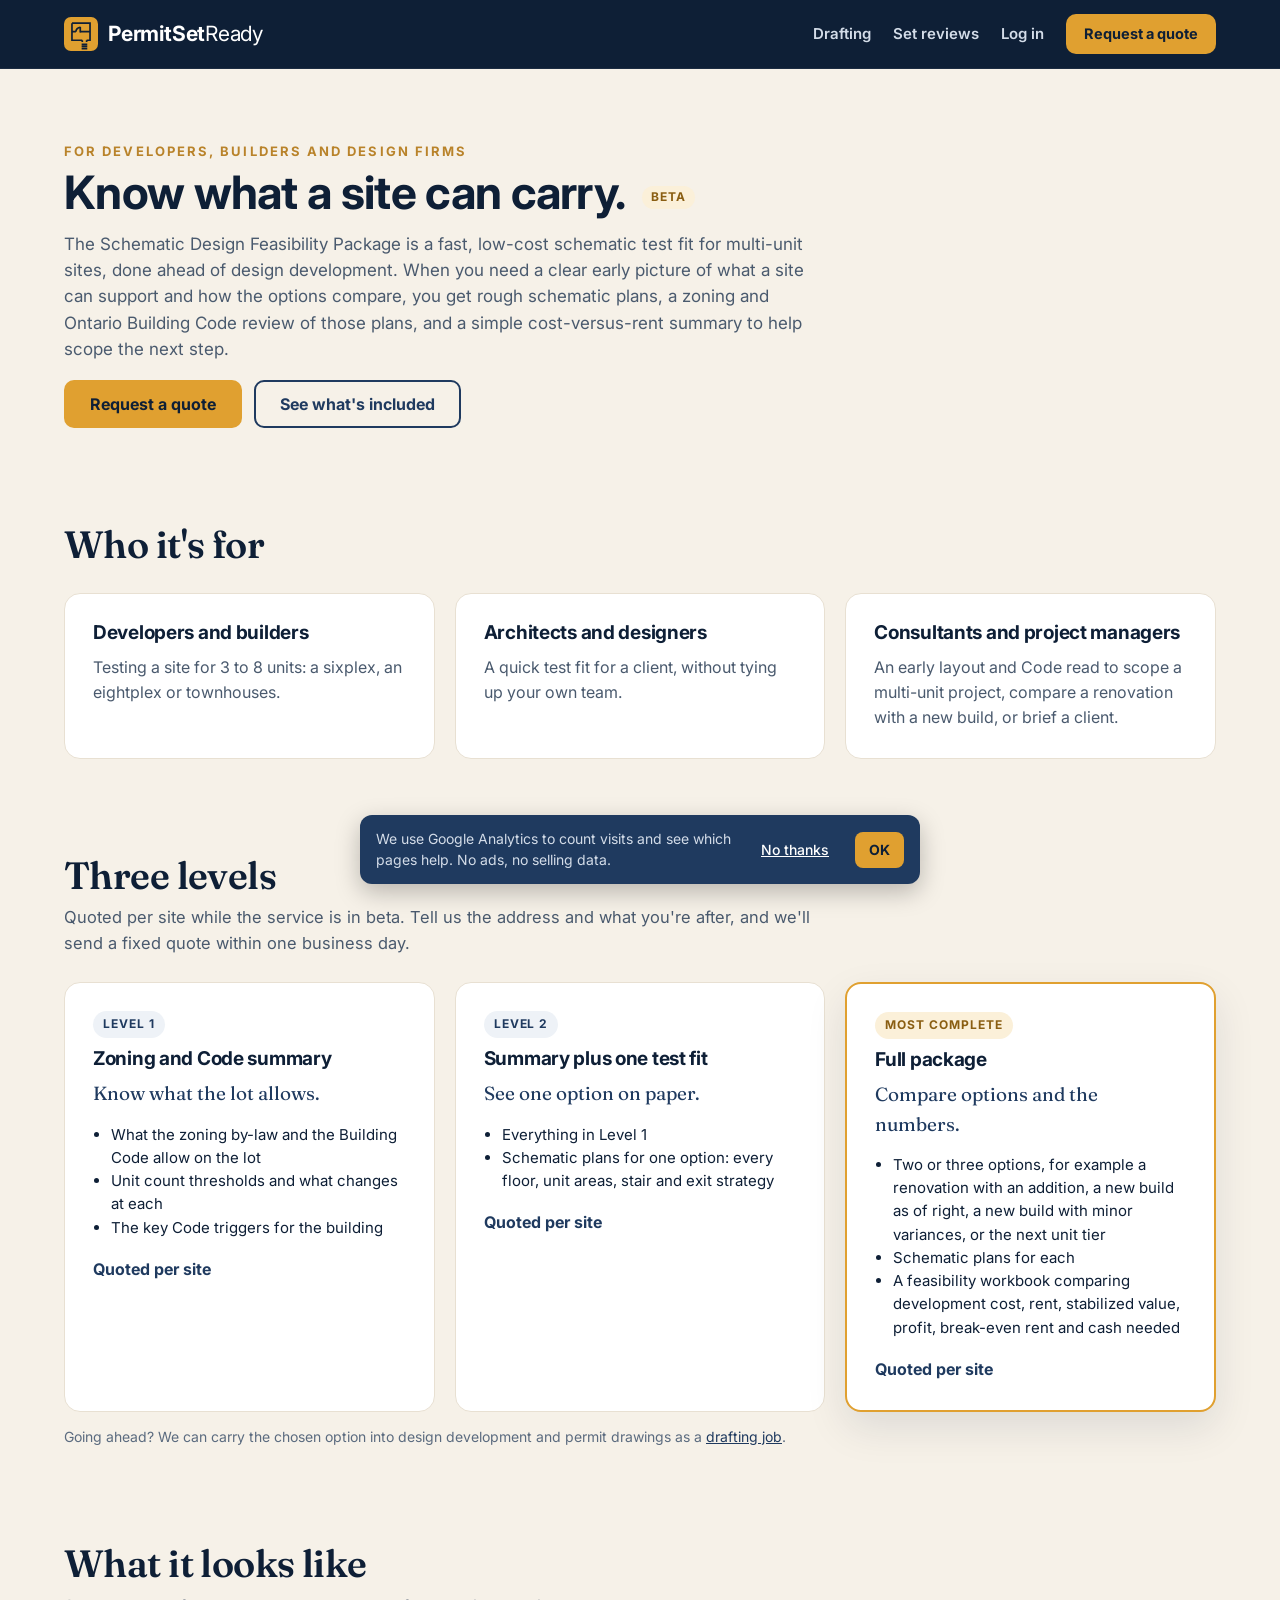
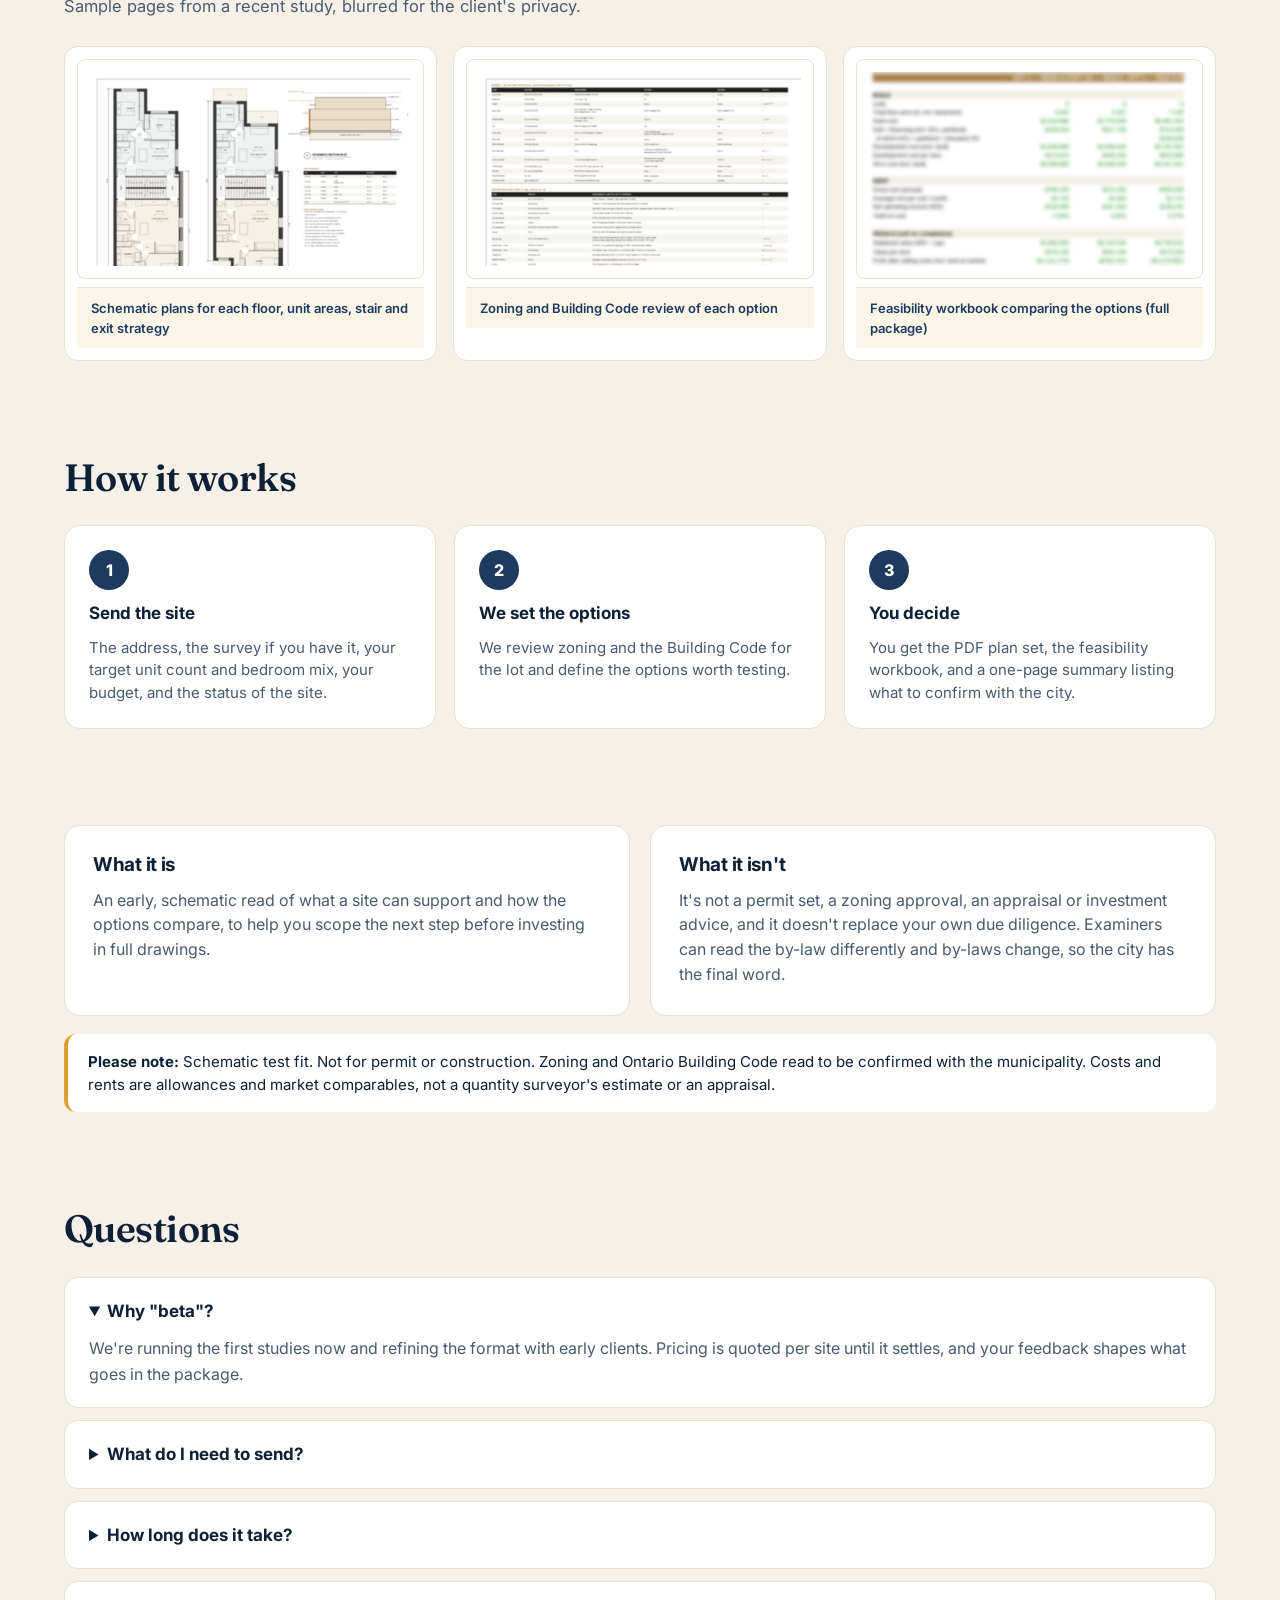
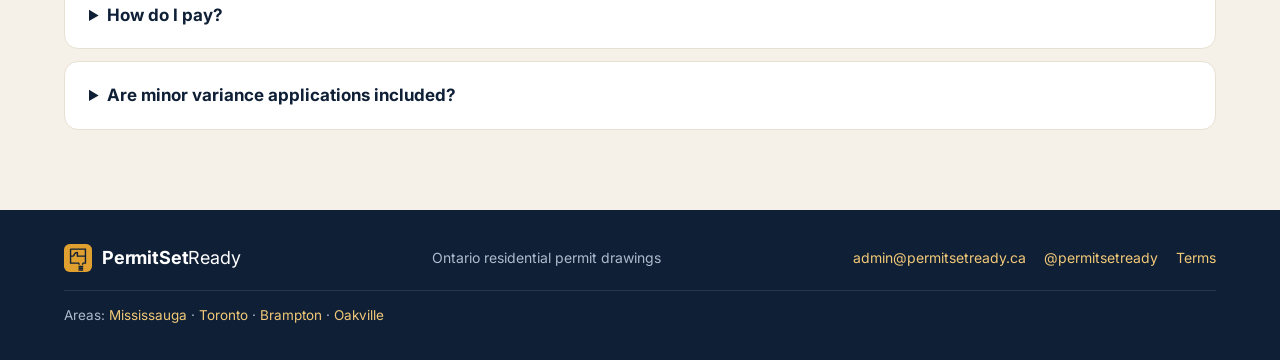
<file: feasibility/index.html>
<!doctype html>
<html lang="en-CA">
<head>
<meta charset="utf-8">
<meta name="viewport" content="width=device-width, initial-scale=1, viewport-fit=cover">
<title>Multi-Unit Feasibility Package for Ontario Sites | PermitSetReady</title>
<meta name="description" content="An early schematic read of what a multi-unit site can support: rough plans, a zoning and Ontario Building Code review, and a cost-versus-rent summary for 3 to 8 unit projects. For developers, builders and design firms. Beta.">
<link rel="canonical" href="https://permitsetready.ca/feasibility/">
<link rel="icon" href="/img/favicon.svg" type="image/svg+xml">
<link rel="preconnect" href="https://fonts.googleapis.com">
<link rel="preconnect" href="https://fonts.gstatic.com" crossorigin>
<link href="https://fonts.googleapis.com/css2?family=Inter:wght@400;500;600;700;800&family=Fraunces:ital,opsz,wght@0,9..144,500;0,9..144,600;1,9..144,600&display=swap" rel="stylesheet">
<link rel="stylesheet" href="/assets/site.css">
<style>
  .tiers .card{gap:10px}
  .tiers ul{margin:4px 0 8px;padding-left:18px;font-size:15px}
  .tiers .tag{font-family:var(--f-display);font-size:19px;color:var(--navy);margin:0}
  .tiers .q{font-weight:700;color:var(--navy)}
  .beta{display:inline-block;margin-left:8px;padding:3px 9px;border-radius:999px;background:var(--amber-soft);color:#8A5E12;font:700 12px/1.4 Inter,sans-serif;letter-spacing:.08em;text-transform:uppercase;vertical-align:middle}
  .disc{border-left:4px solid var(--amber);background:#fff;border-radius:12px;padding:16px 20px;font-size:15px}
</style>
<script src="/assets/analytics.js" defer></script>
</head>
<body>
<header class="site-header">
  <div class="wrap">
    <nav aria-label="Main">
      <a class="logo" href="/" aria-label="PermitSetReady home"><img src="/img/logo-icon-amber.svg" alt="" width="34" height="34"><span><b>PermitSet</b>Ready</span></a>
      <button class="burger" type="button" aria-expanded="false" aria-controls="menu" onclick="var m=document.getElementById('menu');m.classList.toggle('open');this.setAttribute('aria-expanded',m.classList.contains('open'))">Menu</button>
      <div class="menu" id="menu">
        <a href="/">Drafting</a>
        <a href="/review/">Set reviews</a>
        <a href="/start/#jobs">Log in</a>
        <a class="btn btn-amber btn-sm" href="/start/#new/feasibility">Request a quote</a>
      </div>
    </nav>
  </div>
</header>

<main>
  <section class="wrap section">
    <p class="eyebrow">For developers, builders and design firms</p>
    <h1 style="font-size:clamp(30px,4.4vw,46px);margin:6px 0 12px;max-width:860px">Know what a site can carry. <span class="beta">Beta</span></h1>
    <p class="muted" style="font-size:17px;max-width:740px">The Schematic Design Feasibility Package is a fast, low-cost schematic test fit for multi-unit sites, done ahead of design development. When you need a clear early picture of what a site can support and how the options compare, you get rough schematic plans, a zoning and Ontario Building Code review of those plans, and a simple cost-versus-rent summary to help scope the next step.</p>
    <div class="ctas" style="margin-top:18px"><a class="btn btn-amber" href="/start/#new/feasibility">Request a quote</a><a class="btn btn-line" href="#tiers">See what's included</a></div>
  </section>

  <section class="wrap section" id="who">
    <div class="section-head"><h2>Who it's for</h2></div>
    <div class="grid-3">
      <div class="card"><h3>Developers and builders</h3><p class="muted" style="margin:0">Testing a site for 3 to 8 units: a sixplex, an eightplex or townhouses.</p></div>
      <div class="card"><h3>Architects and designers</h3><p class="muted" style="margin:0">A quick test fit for a client, without tying up your own team.</p></div>
      <div class="card"><h3>Consultants and project managers</h3><p class="muted" style="margin:0">An early layout and Code read to scope a multi-unit project, compare a renovation with a new build, or brief a client.</p></div>
    </div>
  </section>

  <section class="wrap section" id="tiers">
    <div class="section-head"><h2>Three levels</h2><p>Quoted per site while the service is in beta. Tell us the address and what you're after, and we'll send a fixed quote within one business day.</p></div>
    <div class="grid-3 tiers">
      <div class="card">
        <span class="pill navy">Level 1</span>
        <h3>Zoning and Code summary</h3>
        <p class="tag">Know what the lot allows.</p>
        <ul><li>What the zoning by-law and the Building Code allow on the lot</li><li>Unit count thresholds and what changes at each</li><li>The key Code triggers for the building</li></ul>
        <span class="q">Quoted per site</span>
      </div>
      <div class="card">
        <span class="pill navy">Level 2</span>
        <h3>Summary plus one test fit</h3>
        <p class="tag">See one option on paper.</p>
        <ul><li>Everything in Level 1</li><li>Schematic plans for one option: every floor, unit areas, stair and exit strategy</li></ul>
        <span class="q">Quoted per site</span>
      </div>
      <div class="card feature">
        <span class="pill">Most complete</span>
        <h3>Full package</h3>
        <p class="tag">Compare options and the numbers.</p>
        <ul><li>Two or three options, for example a renovation with an addition, a new build as of right, a new build with minor variances, or the next unit tier</li><li>Schematic plans for each</li><li>A feasibility workbook comparing development cost, rent, stabilized value, profit, break-even rent and cash needed</li></ul>
        <span class="q">Quoted per site</span>
      </div>
    </div>
    <p class="small" style="margin-top:14px">Going ahead? We can carry the chosen option into design development and permit drawings as a <a href="/#pricing">drafting job</a>.</p>
  </section>

  <section class="wrap section" id="sample">
    <div class="section-head"><h2>What it looks like</h2><p>Sample pages from a recent study, blurred for the client's privacy.</p></div>
    <div class="gallery">
      <figure class="card" style="padding:12px;margin:0;gap:8px"><img src="/img/feasibility/feas-plans.jpg" alt="Sample schematic floor plans and unit schedule, blurred" loading="lazy" style="width:100%;aspect-ratio:4/3;object-fit:cover;object-position:top left;border-radius:8px;border:1px solid var(--line)"><figcaption class="small">Schematic plans for each floor, unit areas, stair and exit strategy</figcaption></figure>
      <figure class="card" style="padding:12px;margin:0;gap:8px"><img src="/img/feasibility/feas-zoning.jpg" alt="Sample zoning and Building Code review table, blurred" loading="lazy" style="width:100%;aspect-ratio:4/3;object-fit:cover;object-position:top left;border-radius:8px;border:1px solid var(--line)"><figcaption class="small">Zoning and Building Code review of each option</figcaption></figure>
      <figure class="card" style="padding:12px;margin:0;gap:8px"><img src="/img/feasibility/feas-workbook.jpg" alt="Sample feasibility workbook summary, blurred" loading="lazy" style="width:100%;aspect-ratio:4/3;object-fit:cover;object-position:top left;border-radius:8px;border:1px solid var(--line)"><figcaption class="small">Feasibility workbook comparing the options (full package)</figcaption></figure>
    </div>
  </section>

  <section class="wrap section" id="how">
    <div class="section-head"><h2>How it works</h2></div>
    <ol class="steps">
      <li><span class="num">1</span><b>Send the site</b><span class="d">The address, the survey if you have it, your target unit count and bedroom mix, your budget, and the status of the site.</span></li>
      <li><span class="num">2</span><b>We set the options</b><span class="d">We review zoning and the Building Code for the lot and define the options worth testing.</span></li>
      <li><span class="num">3</span><b>You decide</b><span class="d">You get the PDF plan set, the feasibility workbook, and a one-page summary listing what to confirm with the city.</span></li>
    </ol>
  </section>

  <section class="wrap section" id="limits">
    <div class="grid-2">
      <div class="card">
        <h3>What it is</h3>
        <p class="muted" style="margin:0">An early, schematic read of what a site can support and how the options compare, to help you scope the next step before investing in full drawings.</p>
      </div>
      <div class="card">
        <h3>What it isn't</h3>
        <p class="muted" style="margin:0">It's not a permit set, a zoning approval, an appraisal or investment advice, and it doesn't replace your own due diligence. Examiners can read the by-law differently and by-laws change, so the city has the final word.</p>
      </div>
    </div>
    <p class="disc" style="margin-top:18px"><b>Please note:</b> Schematic test fit. Not for permit or construction. Zoning and Ontario Building Code read to be confirmed with the municipality. Costs and rents are allowances and market comparables, not a quantity surveyor&#39;s estimate or an appraisal.</p>
  </section>

  <section class="wrap section last" id="faq">
    <div class="section-head"><h2>Questions</h2></div>
    <div class="faq">
      <details open><summary>Why "beta"?</summary><p>We're running the first studies now and refining the format with early clients. Pricing is quoted per site until it settles, and your feedback shapes what goes in the package.</p></details>
      <details><summary>What do I need to send?</summary><p>The address is enough to start. A survey, any existing drawings, your target unit count and bedroom mix, and your budget make the test fit more accurate.</p></details>
      <details><summary>How long does it take?</summary><p>It depends on the level and the site. The delivery date is set in your quote, before you pay anything.</p></details>
      <details><summary>How do I pay?</summary><p>By card on your job page when you accept the quote. Feasibility packages are paid in full up front, plus HST.</p></details>
      <details><summary>Are minor variance applications included?</summary><p>No. The study can show an option that needs variances and what those would be, but the application itself is separate.</p></details>
    </div>
  </section>
</main>
<footer class="site-footer">
  <div class="wrap row">
    <a class="logo" href="/"><img src="/img/logo-icon-amber.svg" alt="" width="28" height="28"><span><b>PermitSet</b>Ready</span></a>
    <span>Ontario residential permit drawings</span>
    <span class="links"><a href="mailto:admin@permitsetready.ca">admin@permitsetready.ca</a><a href="https://instagram.com/permitsetready" rel="noopener" target="_blank">@permitsetready</a><a href="/terms/">Terms</a></span>
    <span class="areas">Areas: <a href="/permit-drawings/mississauga/">Mississauga</a> · <a href="/permit-drawings/toronto/">Toronto</a> · <a href="/permit-drawings/brampton/">Brampton</a> · <a href="/permit-drawings/oakville/">Oakville</a></span>
  </div>
</footer>
</body>
</html>
</file>
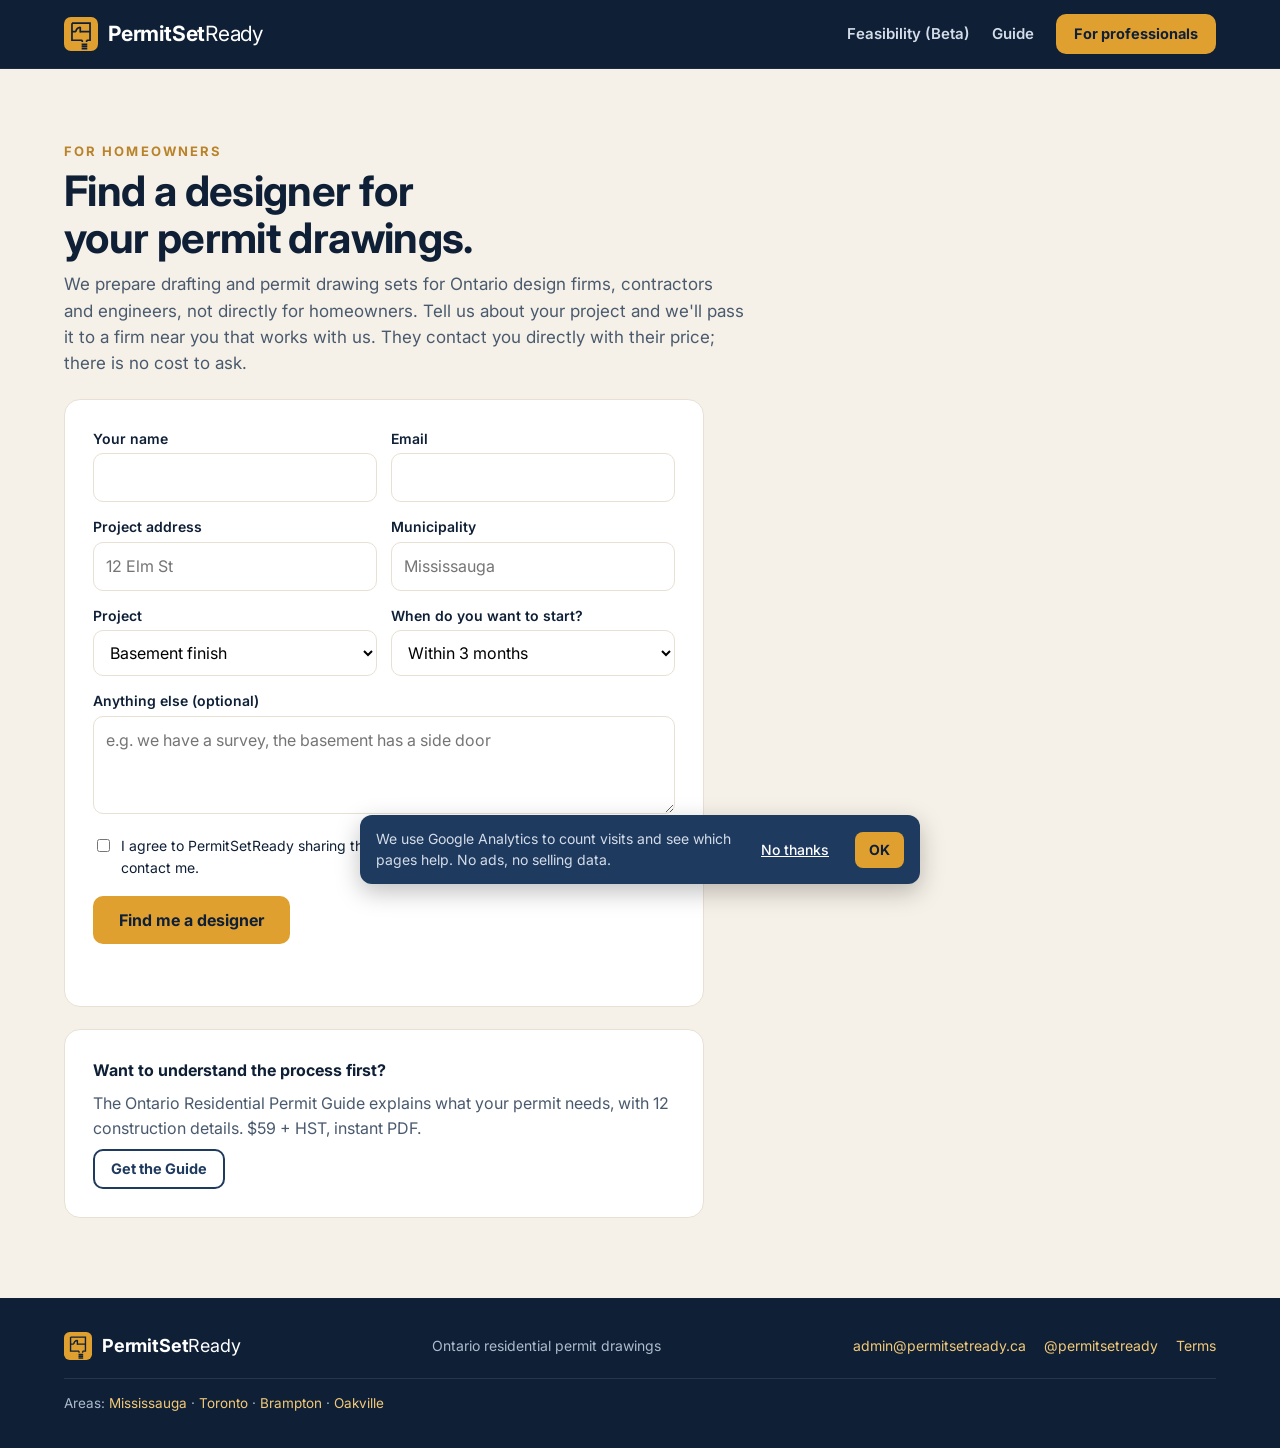
<file: find-a-designer/index.html>
<!doctype html>
<html lang="en-CA">
<head>
<meta charset="utf-8">
<meta name="viewport" content="width=device-width, initial-scale=1, viewport-fit=cover">
<title>Find a Designer | PermitSetReady</title>
<meta name="description" content="Planning a basement, second unit, deck, garage or addition in Ontario? Tell us about it and we'll pass it to a design firm near you that works with PermitSetReady.">
<link rel="canonical" href="https://permitsetready.ca/find-a-designer/">
<link rel="icon" href="/img/favicon.svg" type="image/svg+xml">
<link rel="preconnect" href="https://fonts.googleapis.com">
<link rel="preconnect" href="https://fonts.gstatic.com" crossorigin>
<link href="https://fonts.googleapis.com/css2?family=Inter:wght@400;500;600;700;800&family=Fraunces:ital,opsz,wght@0,9..144,500;0,9..144,600;1,9..144,600&display=swap" rel="stylesheet">
<link rel="stylesheet" href="/assets/site.css">
<style>.fd{max-width:640px;display:grid;gap:14px}.fd label{font-weight:600;font-size:14px;display:block;margin-bottom:4px}.fd input,.fd select,.fd textarea{width:100%;font:inherit;padding:11px 12px;border:1px solid var(--line);border-radius:10px;background:#fff;box-sizing:border-box}.fd2{display:grid;grid-template-columns:1fr 1fr;gap:14px}@media(max-width:640px){.fd2{grid-template-columns:1fr}}</style>
<script src="/assets/analytics.js" defer></script>
</head>
<body>
<header class="site-header">
  <div class="wrap">
    <nav aria-label="Main">
      <a class="logo" href="/" aria-label="PermitSetReady home"><img src="/img/logo-icon-amber.svg" alt="" width="34" height="34"><span><b>PermitSet</b>Ready</span></a>
      <button class="burger" type="button" aria-expanded="false" aria-controls="menu" onclick="var m=document.getElementById('menu');m.classList.toggle('open');this.setAttribute('aria-expanded',m.classList.contains('open'))">Menu</button>
      <div class="menu" id="menu">
        <a href="/feasibility/">Feasibility (Beta)</a>
        <a href="/guide/">Guide</a>
        <a class="btn btn-amber btn-sm" href="/">For professionals</a>
      </div>
    </nav>
  </div>
</header>
<main class="wrap section last">
  <p class="eyebrow">For homeowners</p>
  <h1 style="font-size:clamp(28px,4vw,42px);margin:6px 0 10px;max-width:760px">Find a designer for your permit drawings.</h1>
  <p class="muted" style="font-size:17px;max-width:680px">We prepare drafting and permit drawing sets for Ontario design firms, contractors and engineers, not directly for homeowners. Tell us about your project and we'll pass it to a firm near you that works with us. They contact you directly with their price; there is no cost to ask.</p>
  <form class="card fd" style="margin-top:22px" id="lf" novalidate>
    <div class="fd2">
      <div><label for="l_name">Your name</label><input id="l_name" name="name" autocomplete="name"></div>
      <div><label for="l_email">Email</label><input id="l_email" name="email" type="email" autocomplete="email"></div>
    </div>
    <div class="fd2">
      <div><label for="l_addr">Project address</label><input id="l_addr" name="address" placeholder="12 Elm St" autocomplete="street-address"></div>
      <div><label for="l_muni">Municipality</label><input id="l_muni" name="municipality" placeholder="Mississauga" list="munis"><datalist id="munis"><option>Toronto</option><option>Mississauga</option><option>Brampton</option><option>Oakville</option><option>Burlington</option><option>Milton</option><option>Halton Hills</option><option>Caledon</option><option>Vaughan</option><option>Hamilton</option><option>Barrie</option><option>Guelph</option><option>Kitchener</option></datalist></div>
    </div>
    <div class="fd2">
      <div><label for="l_proj">Project</label><select id="l_proj" name="project"><option>Basement finish</option><option>Second unit</option><option>Below-grade entrance</option><option>Deck</option><option>Garage or shed</option><option>Addition</option><option>New home</option><option>Other</option></select></div>
      <div><label for="l_time">When do you want to start?</label><select id="l_time" name="timing"><option>Within 3 months</option><option>3 to 6 months</option><option>Just exploring</option></select></div>
    </div>
    <div><label for="l_notes">Anything else (optional)</label><textarea id="l_notes" name="notes" rows="3" placeholder="e.g. we have a survey, the basement has a side door"></textarea></div>
    <div style="position:absolute;left:-9999px" aria-hidden="true"><label>Website<input name="website" tabindex="-1" autocomplete="off"></label></div>
    <label style="font-weight:400;display:flex;gap:8px;align-items:flex-start"><input type="checkbox" name="consent" style="width:auto;margin-top:4px"> I agree to PermitSetReady sharing these details with one design firm so they can contact me.</label>
    <div><button class="btn btn-amber" type="submit" id="l_btn">Find me a designer</button></div>
    <p id="l_msg" role="status" style="margin:0;font-size:14px;min-height:20px"></p>
  </form>
  <div class="card" style="max-width:640px;margin-top:22px;gap:8px">
    <b>Want to understand the process first?</b>
    <p class="muted" style="margin:0">The Ontario Residential Permit Guide explains what your permit needs, with 12 construction details. $59 + HST, instant PDF.</p>
    <div><a class="btn btn-line btn-sm" href="/guide/">Get the Guide</a></div>
  </div>
</main>
<footer class="site-footer">
  <div class="wrap row">
    <a class="logo" href="/"><img src="/img/logo-icon-amber.svg" alt="" width="28" height="28"><span><b>PermitSet</b>Ready</span></a>
    <span>Ontario residential permit drawings</span>
    <span class="links"><a href="mailto:admin@permitsetready.ca">admin@permitsetready.ca</a><a href="https://instagram.com/permitsetready" rel="noopener" target="_blank">@permitsetready</a><a href="/terms/">Terms</a></span>
    <span class="areas">Areas: <a href="/permit-drawings/mississauga/">Mississauga</a> · <a href="/permit-drawings/toronto/">Toronto</a> · <a href="/permit-drawings/brampton/">Brampton</a> · <a href="/permit-drawings/oakville/">Oakville</a></span>
  </div>
</footer>
<script src="/assets/config.js"></script>
<script>
(function(){
  var API=(window.PSR_CONFIG&&window.PSR_CONFIG.apiUrl)||'', fm=document.getElementById('lf'), m=document.getElementById('l_msg'), b=document.getElementById('l_btn');
  fm.onsubmit=function(ev){ev.preventDefault();
    var d={}; Array.prototype.forEach.call(fm.elements,function(e){if(!e.name)return; d[e.name]=e.type==='checkbox'?e.checked:e.value.trim();});
    m.style.color='#A33A2B';
    if(!d.name||!d.email||!d.address||!d.municipality){m.textContent='Add your name, email, the address and the municipality.';return;}
    if(!d.consent){m.textContent='Tick the box so we can pass your details to one firm.';return;}
    b.disabled=true; m.style.color=''; m.textContent='Sending…';
    fetch(API,{method:'POST',headers:{'Content-Type':'text/plain;charset=utf-8'},body:JSON.stringify({action:'lead.submit',form:d})}).then(function(r){return r.json();}).then(function(j){
      if(!j.ok)throw new Error(j.error||'Something went wrong.');
      fm.innerHTML='<h3 style="margin:0">Thanks, '+String(d.name).split(' ')[0].replace(/[<>&]/g,'')+'.</h3><p class="muted" style="margin:0">We\'ll pass your project to a design firm near you, and they\'ll contact you directly. If you don\'t hear back within a few business days, email admin@permitsetready.ca.</p>';
    }).catch(function(e){b.disabled=false;m.style.color='#A33A2B';m.textContent=e.message;});
  };
})();
</script>
</body>
</html>
</file>
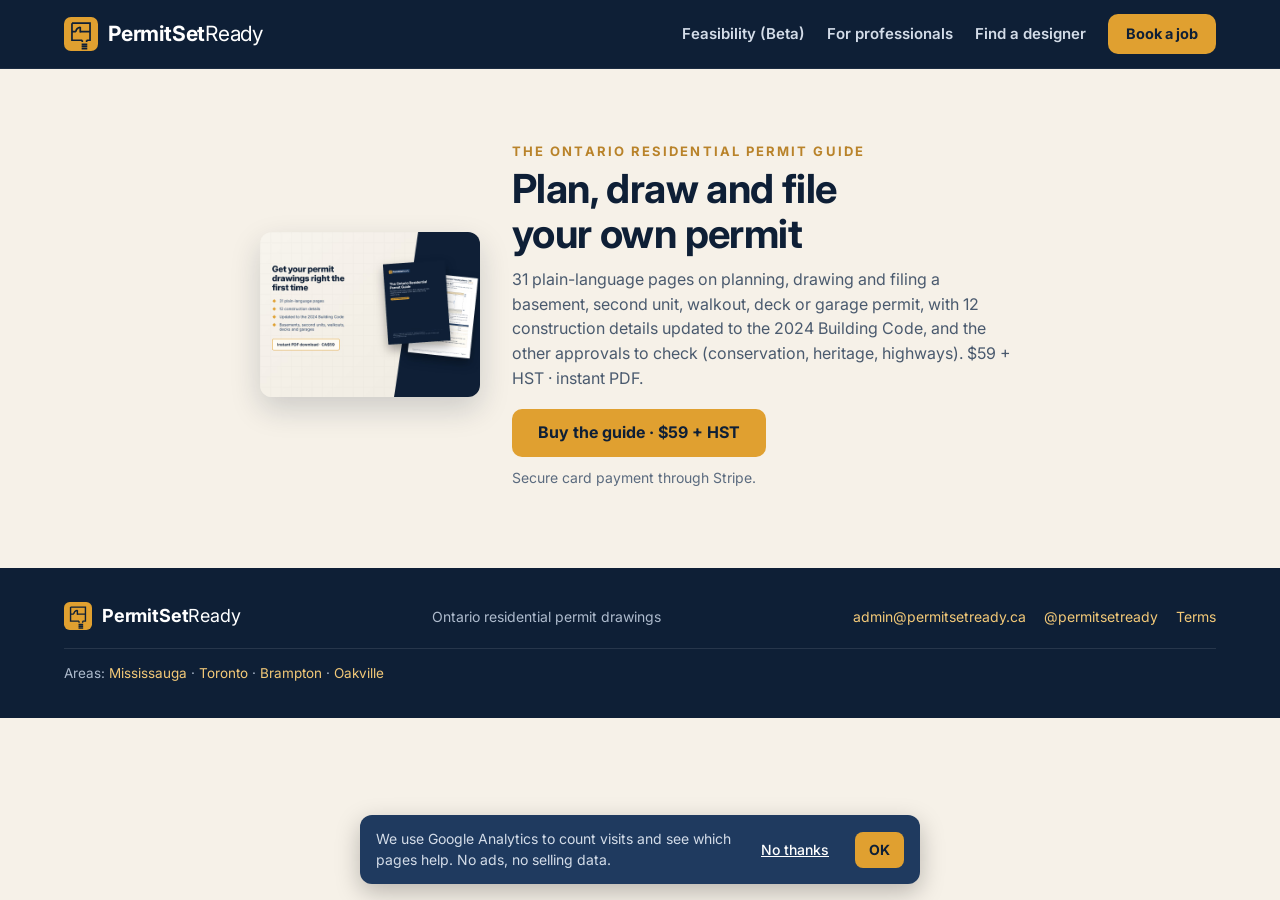
<file: guide/index.html>
<!doctype html>
<html lang="en-CA">
<head>
<meta charset="utf-8">
<meta name="viewport" content="width=device-width, initial-scale=1, viewport-fit=cover">
<title>Ontario Residential Permit Guide (2024 OBC, PDF) | PermitSetReady</title>
<meta name="description" content="The Ontario Residential Permit Guide: 31 plain-language pages on planning, drawing and filing a basement, second unit, walkout, deck or garage permit, with 12 construction details updated to the 2024 Building Code, and the other approvals to check (conservation, heritage, highways). $59, instant PDF.">
<link rel="canonical" href="https://permitsetready.ca/guide/">
<link rel="icon" href="/img/favicon.svg" type="image/svg+xml">
<link rel="preconnect" href="https://fonts.googleapis.com">
<link rel="preconnect" href="https://fonts.gstatic.com" crossorigin>
<link href="https://fonts.googleapis.com/css2?family=Inter:wght@400;500;600;700;800&family=Fraunces:ital,opsz,wght@0,9..144,500;0,9..144,600;1,9..144,600&display=swap" rel="stylesheet">
<link rel="stylesheet" href="/assets/site.css">
<style>
  .guide-box{max-width:760px;margin:0 auto;display:grid;grid-template-columns:220px 1fr;gap:32px;align-items:center}
  .guide-box img{width:100%;border-radius:12px;box-shadow:0 12px 30px rgba(14,31,54,.18)}
  .guide-box .cta{display:flex;flex-direction:column;gap:10px;align-items:flex-start;margin-top:18px}
  @media (max-width:640px){.guide-box{grid-template-columns:1fr}.guide-box img{max-width:220px}}
</style>
<script type="application/ld+json">{"@context": "https://schema.org", "@type": "Product", "name": "The Ontario Residential Permit Guide", "description": "31 plain-language pages and 12 construction details on planning, drawing and filing a basement, second unit, walkout, deck or garage permit under the 2024 Ontario Building Code, plus the other approvals to check (conservation, heritage, highways). Instant PDF.", "image": "https://permitsetready.ca/img/guide-hero.jpg", "url": "https://permitsetready.ca/guide/", "brand": {"@type": "Brand", "name": "PermitSetReady"}, "offers": {"@type": "Offer", "price": "59.00", "priceCurrency": "CAD", "availability": "https://schema.org/InStock", "url": "https://permitsetready.ca/guide/", "seller": {"@type": "Organization", "name": "PermitSetReady"}}}</script>
<script src="/assets/analytics.js" defer></script>
</head>
<body>
<header class="site-header">
  <div class="wrap">
    <nav aria-label="Main">
      <a class="logo" href="/" aria-label="PermitSetReady home"><img src="/img/logo-icon-amber.svg" alt="" width="34" height="34"><span><b>PermitSet</b>Ready</span></a>
      <button class="burger" type="button" aria-expanded="false" aria-controls="menu" onclick="var m=document.getElementById('menu');m.classList.toggle('open');this.setAttribute('aria-expanded',m.classList.contains('open'))">Menu</button>
      <div class="menu" id="menu">
        <a href="/feasibility/">Feasibility (Beta)</a>
        <a href="/">For professionals</a>
        <a href="/find-a-designer/">Find a designer</a>
        <a class="btn btn-amber btn-sm" href="/start/#new">Book a job</a>
      </div>
    </nav>
  </div>
</header>

<main class="wrap section last">
  <div class="guide-box">
    <img src="/img/guide-hero.jpg" alt="The Ontario Residential Permit Guide">
    <div>
      <p class="eyebrow" id="g-eyebrow">The Ontario Residential Permit Guide</p>
      <h1 id="g-title" style="font-size:clamp(28px,4vw,40px);margin:6px 0 10px">Plan, draw and file your own permit</h1>
      <p class="muted" id="g-text">31 plain-language pages on planning, drawing and filing a basement, second unit, walkout, deck or garage permit, with 12 construction details updated to the 2024 Building Code, and the other approvals to check (conservation, heritage, highways). $59 + HST · instant PDF.</p>
      <div class="cta" id="g-cta">
        <a class="btn btn-amber" data-buy="guide" href="mailto:admin@permitsetready.ca?subject=Permit%20Guide">Buy the guide · $59 + HST</a>
        <span class="small">Secure card payment through Stripe.</span>
      </div>
    </div>
  </div>
</main>

<footer class="site-footer">
  <div class="wrap row">
    <a class="logo" href="/"><img src="/img/logo-icon-amber.svg" alt="" width="28" height="28"><span><b>PermitSet</b>Ready</span></a>
    <span>Ontario residential permit drawings</span>
    <span class="links"><a href="mailto:admin@permitsetready.ca">admin@permitsetready.ca</a><a href="https://instagram.com/permitsetready" rel="noopener" target="_blank">@permitsetready</a><a href="/terms/">Terms</a></span>
    <span class="areas">Areas: <a href="/permit-drawings/mississauga/">Mississauga</a> · <a href="/permit-drawings/toronto/">Toronto</a> · <a href="/permit-drawings/brampton/">Brampton</a> · <a href="/permit-drawings/oakville/">Oakville</a></span>
  </div>
</footer>
<script src="/assets/config.js"></script>
<script src="/assets/buy.js"></script>
<script>
(function () {
  var API = (window.PSR_CONFIG && window.PSR_CONFIG.apiUrl) || '';
  var s = null; try { s = new URLSearchParams(location.search).get('s'); } catch (e) {}
  if (!s || !API) return;
  var $ = function (id) { return document.getElementById(id); };
  $('g-eyebrow').textContent = 'Thank you';
  $('g-title').textContent = 'Your guide is ready';
  $('g-text').textContent = 'We also emailed you this download link. It works for 60 days.';
  $('g-cta').innerHTML = '<button type="button" class="btn btn-amber" id="g-dl">Download the guide (PDF)</button><span class="small" id="g-msg" role="status"></span>';
  var post = function (body) { return fetch(API, {method: 'POST', headers: {'Content-Type': 'text/plain;charset=utf-8'}, body: JSON.stringify(body)}).then(function (r) { return r.json(); }); };
  post({action: 'pay.confirm', session: s}).catch(function () {});
  $('g-dl').onclick = function () {
    var b = $('g-dl'), m = $('g-msg'); b.disabled = true; b.textContent = 'Preparing your download…'; m.textContent = '';
    post({action: 'guide.download', session: s}).then(function (j) {
      if (!j.ok) throw new Error(j.error);
      var bin = atob(j.b64), arr = new Uint8Array(bin.length); for (var i = 0; i < bin.length; i++) arr[i] = bin.charCodeAt(i);
      var url = URL.createObjectURL(new Blob([arr], {type: j.mime})), a = document.createElement('a');
      a.href = url; a.download = j.name; document.body.appendChild(a); a.click(); a.remove();
      setTimeout(function () { URL.revokeObjectURL(url); }, 4000);
      b.disabled = false; b.textContent = 'Download again';
    }).catch(function (e) {
      b.disabled = false; b.textContent = 'Try again';
      m.textContent = (e && e.message) || 'The download could not start. Email admin@permitsetready.ca and we will send it.';
    });
  };
})();
</script>
</body>
</html>
</file>
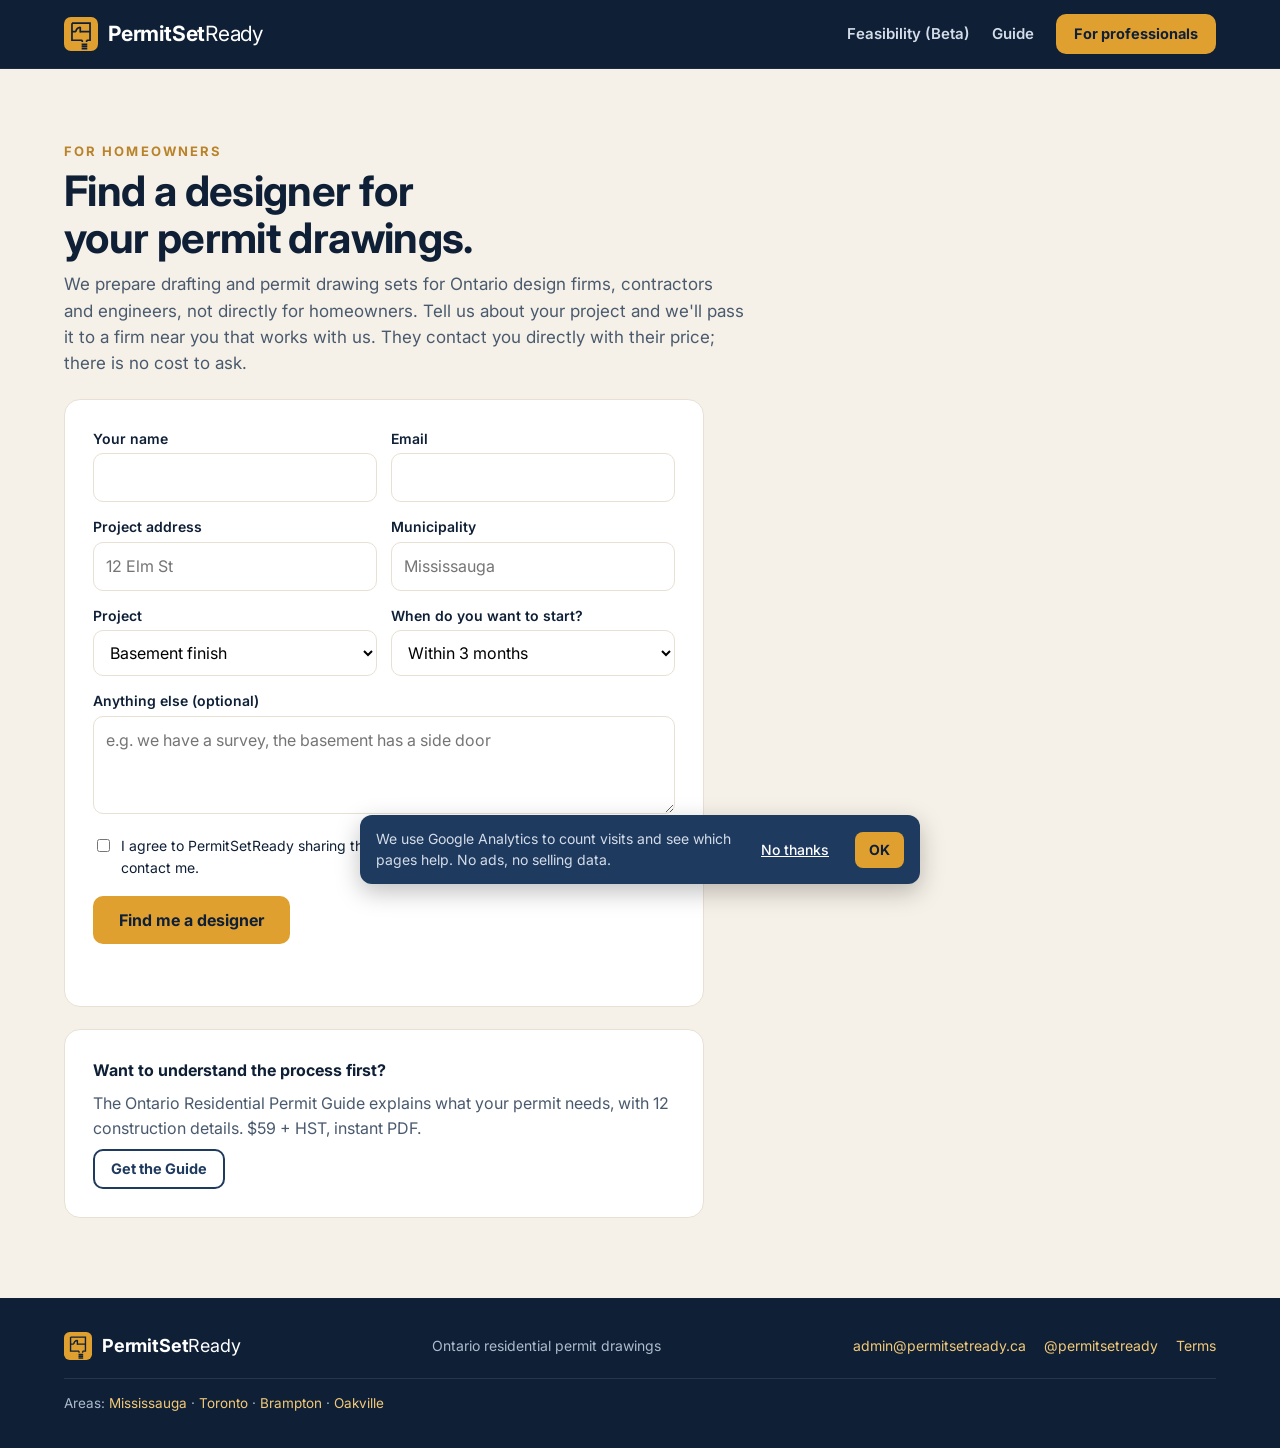
<file: homeowners/index.html>
<!doctype html><html lang="en-CA"><head><meta charset="utf-8"><title>Find a designer</title><meta http-equiv="refresh" content="0;url=/find-a-designer/"><link rel="canonical" href="https://permitsetready.ca/find-a-designer/"><meta name="robots" content="noindex"></head><body><p><a href="/find-a-designer/">Continue to Find a designer</a></p><script>location.replace("/find-a-designer/"+location.search+location.hash);</script></body></html>
</file>
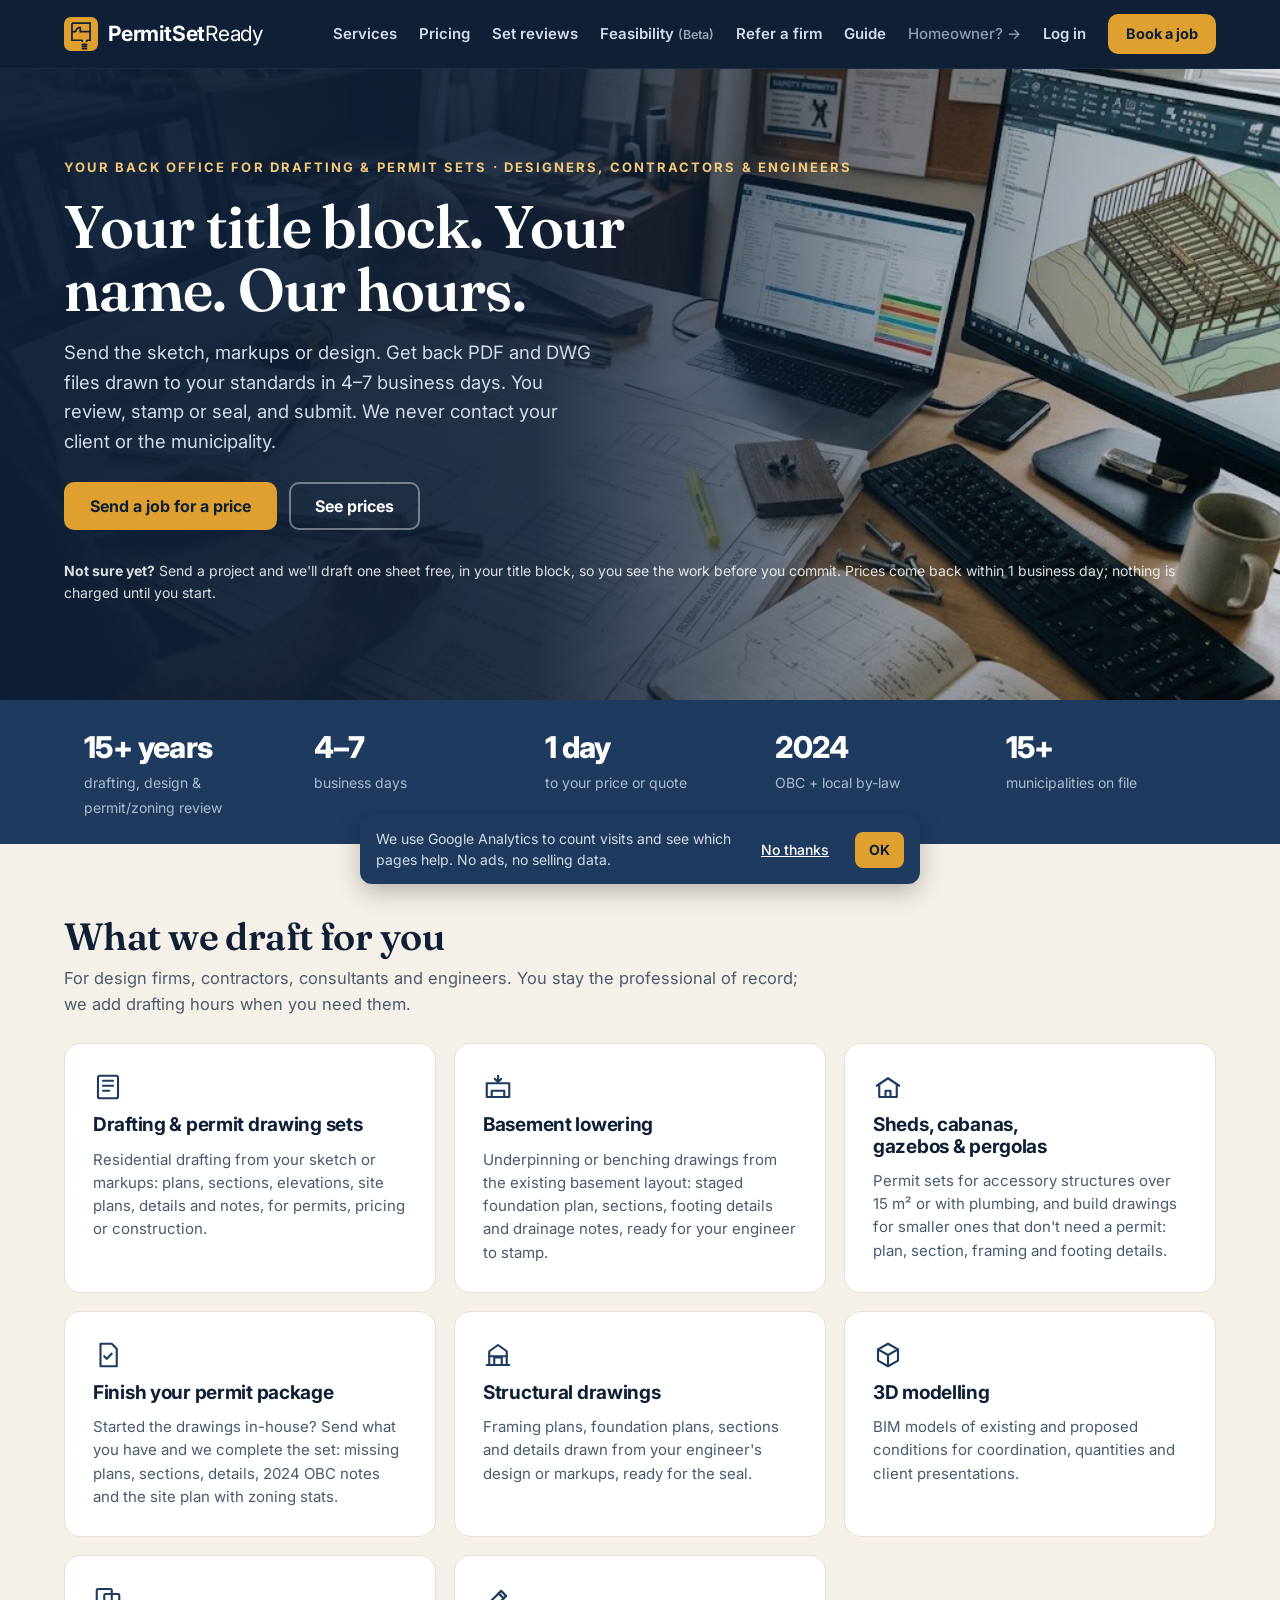
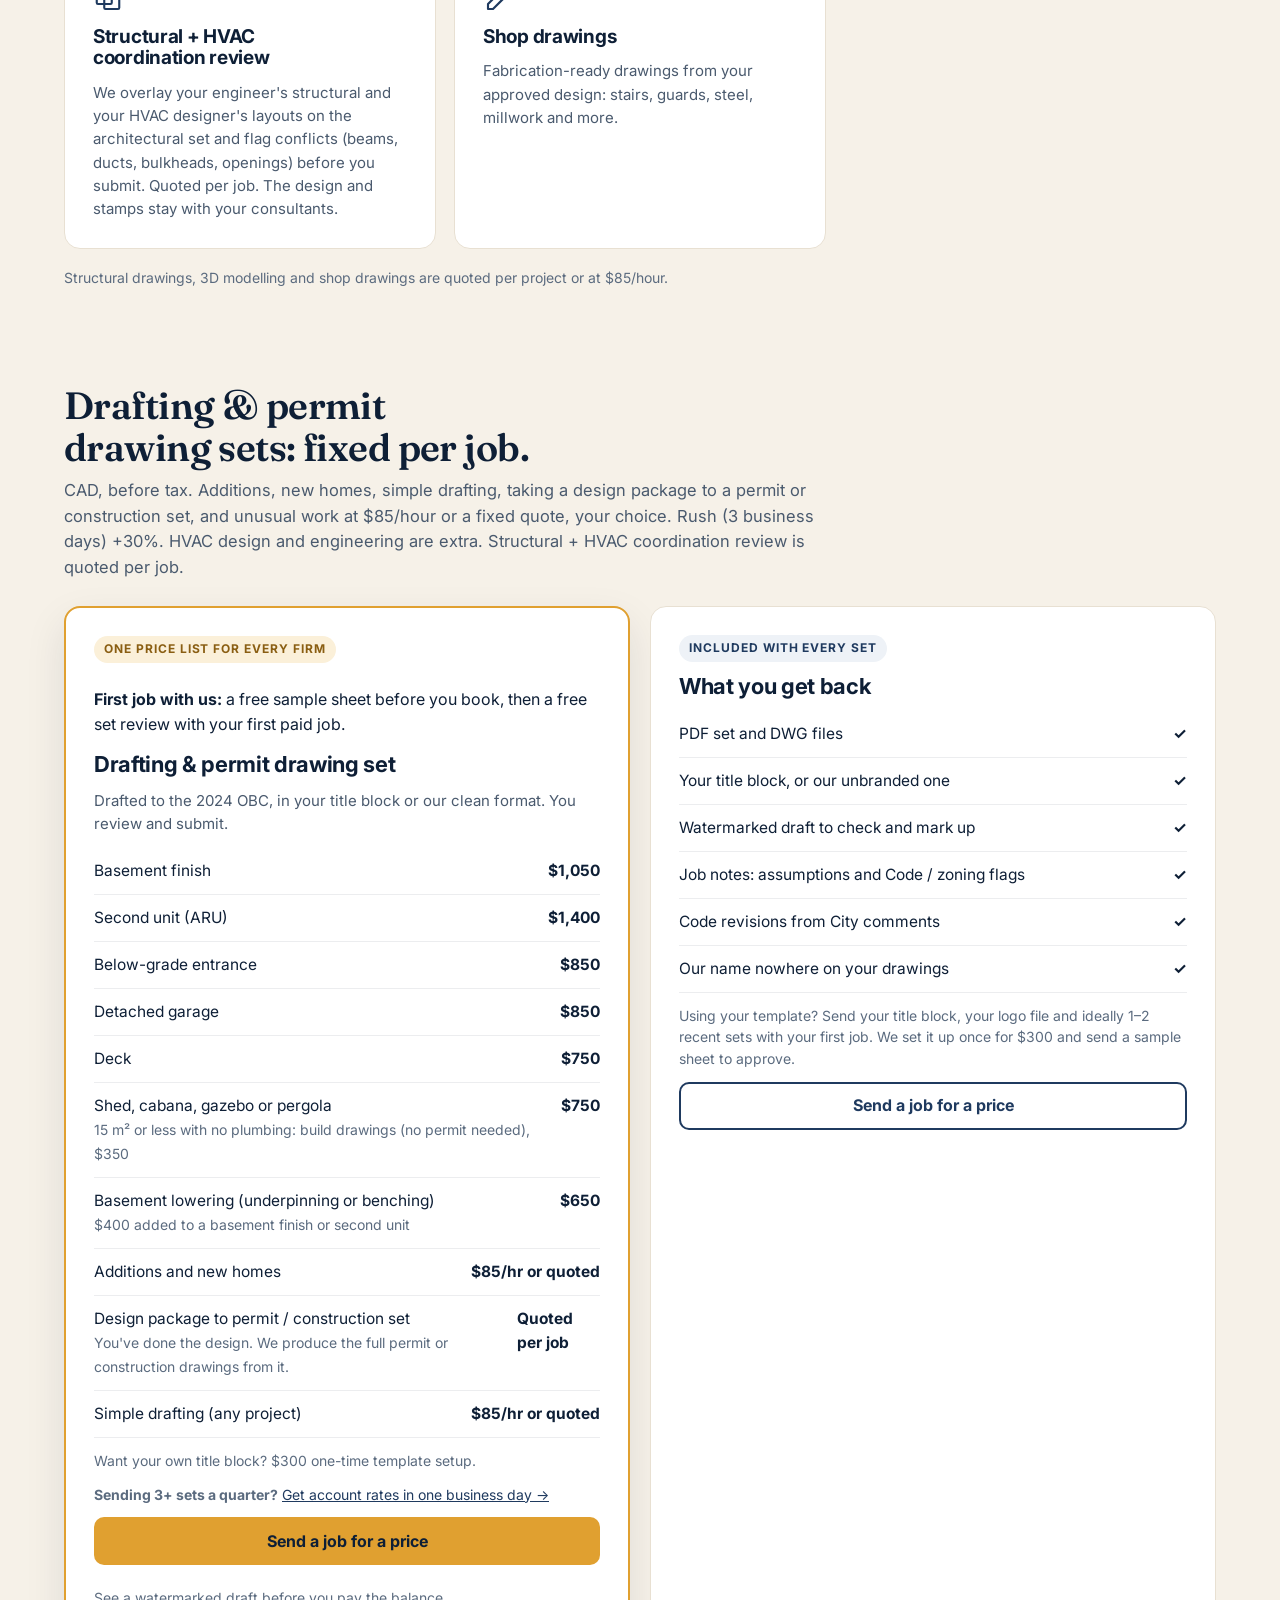
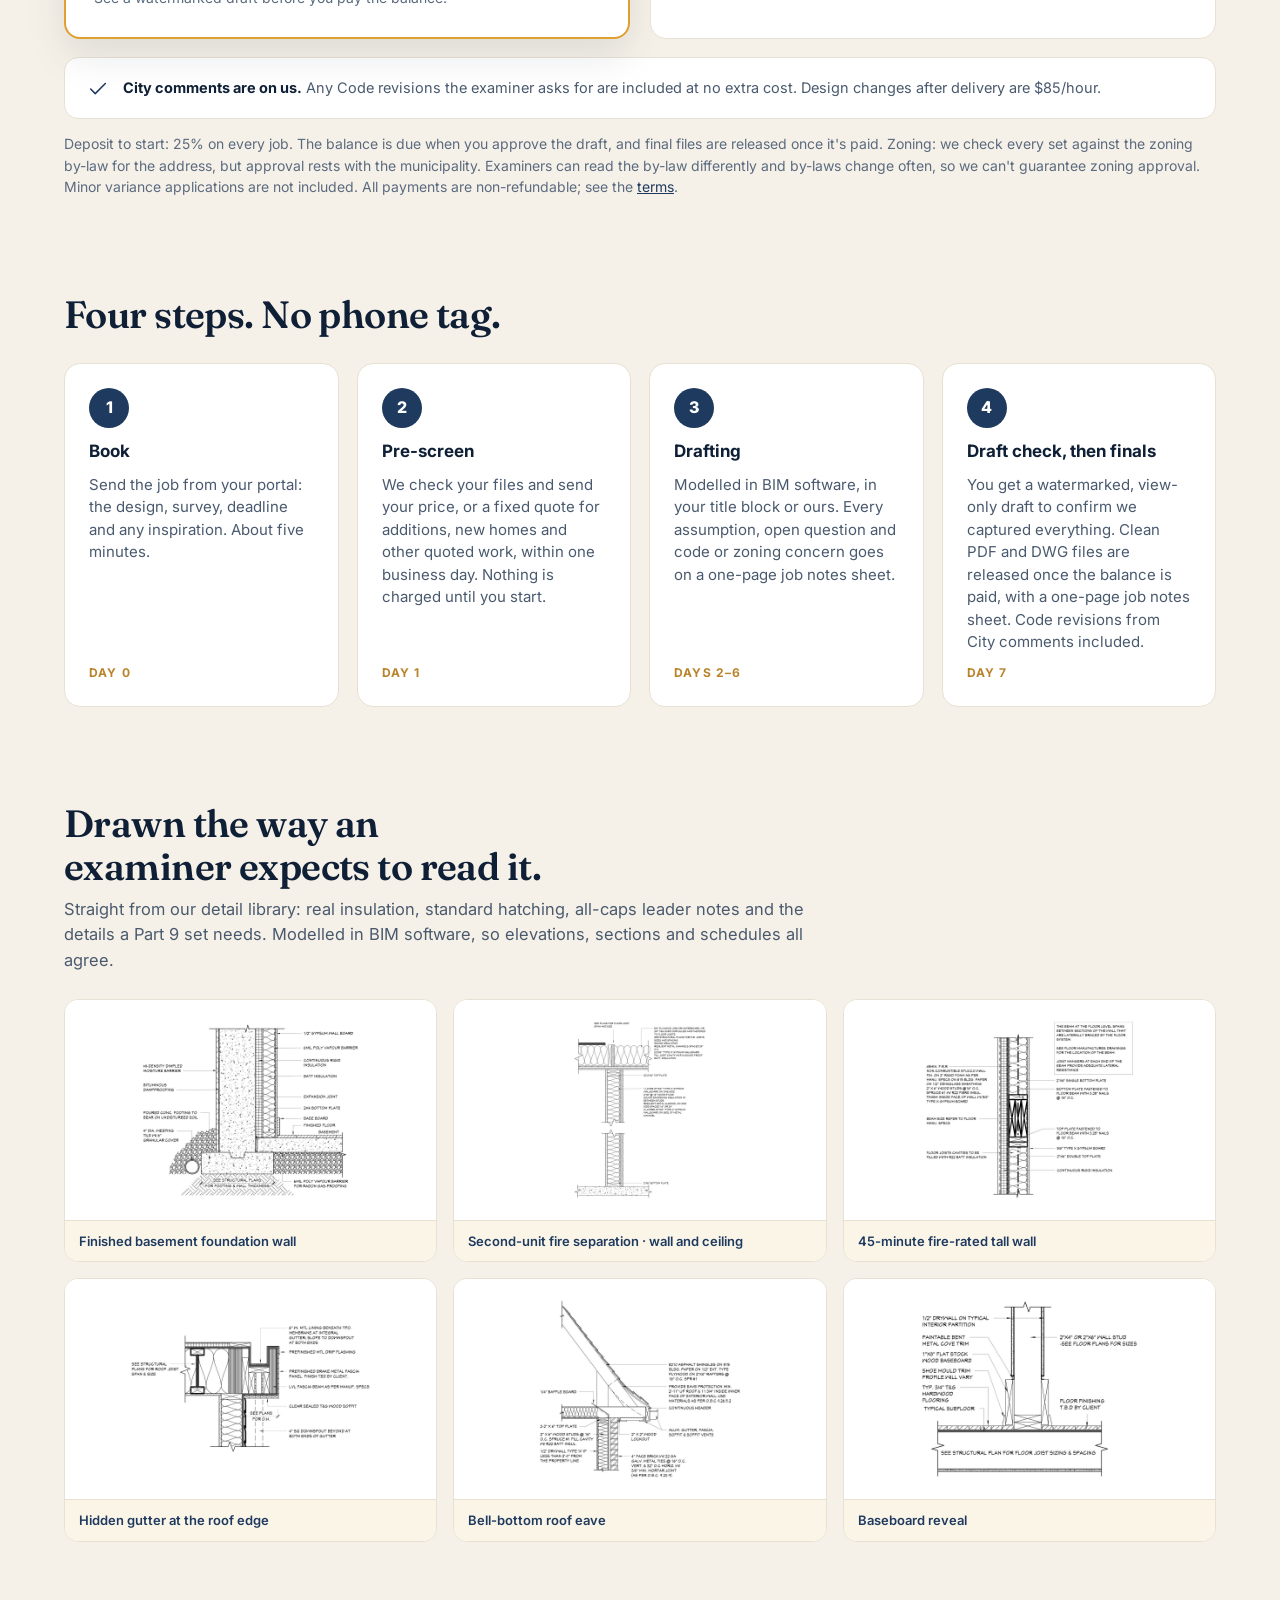
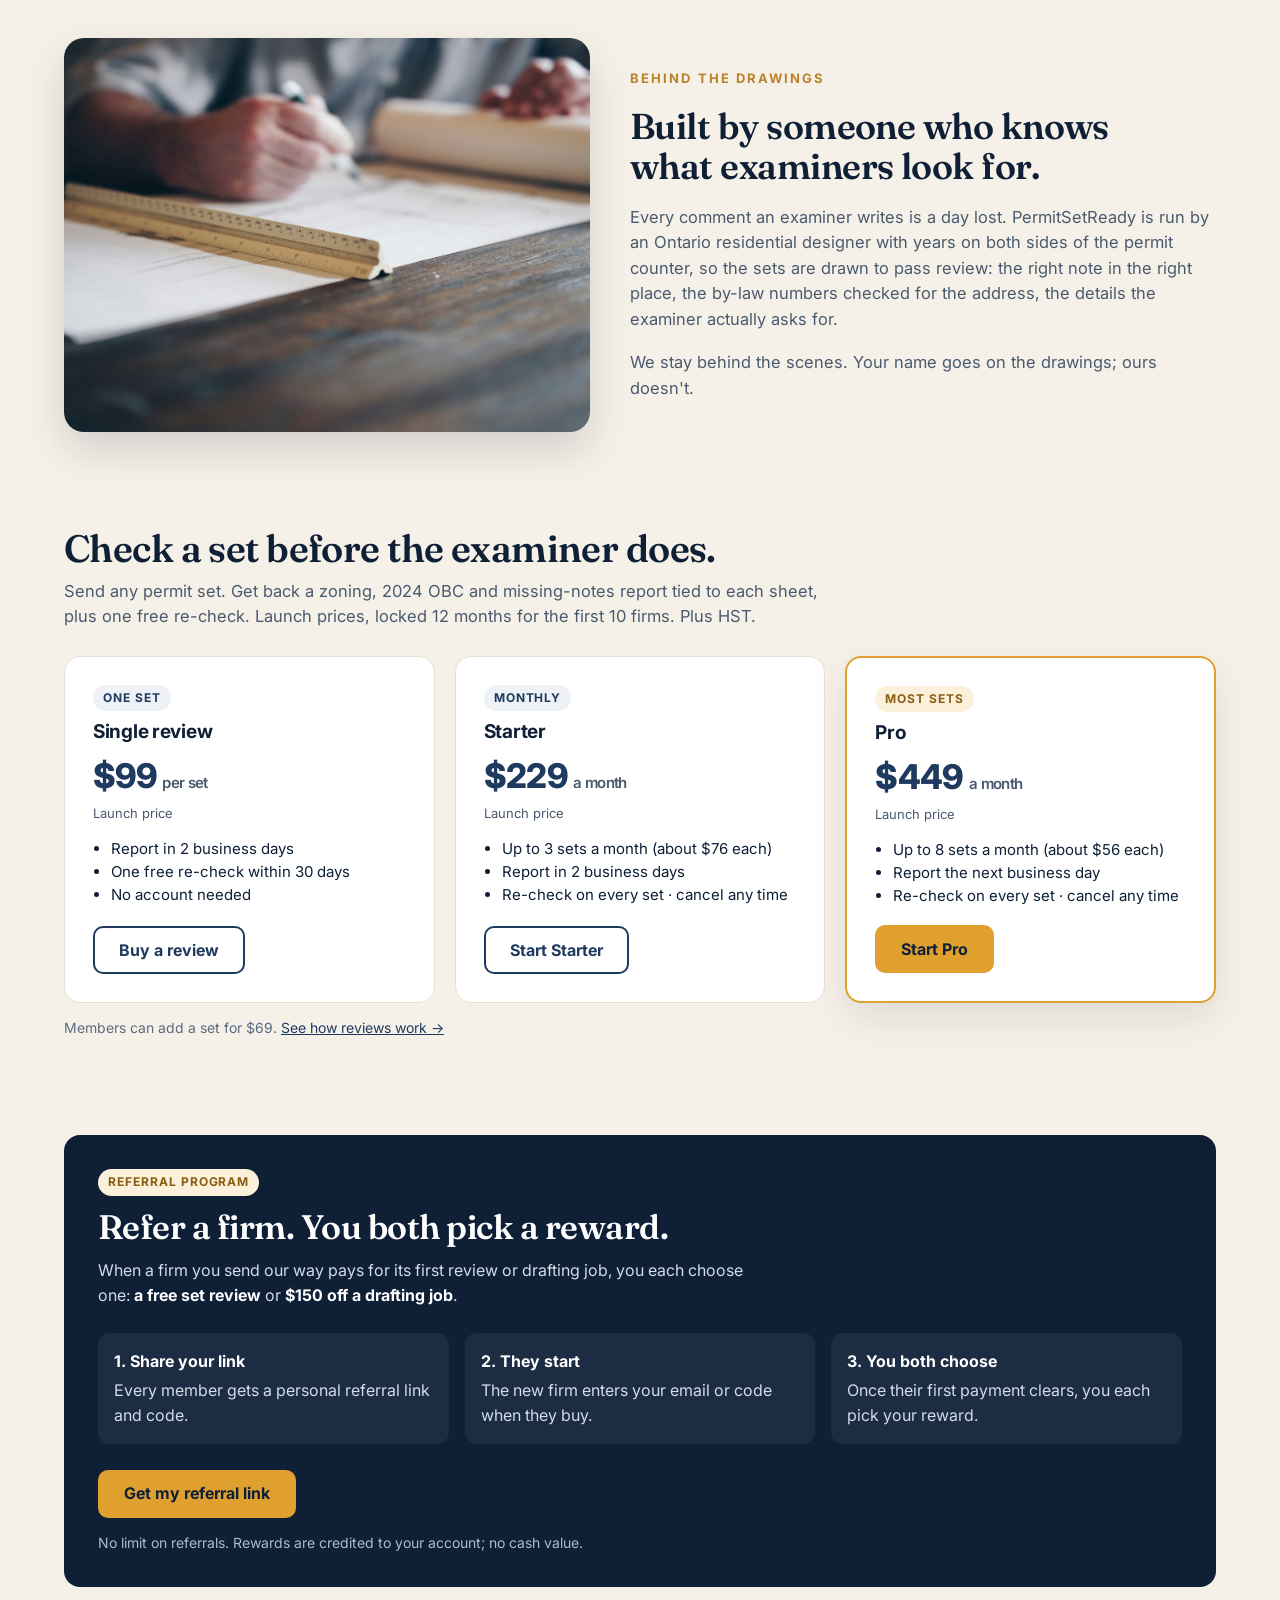
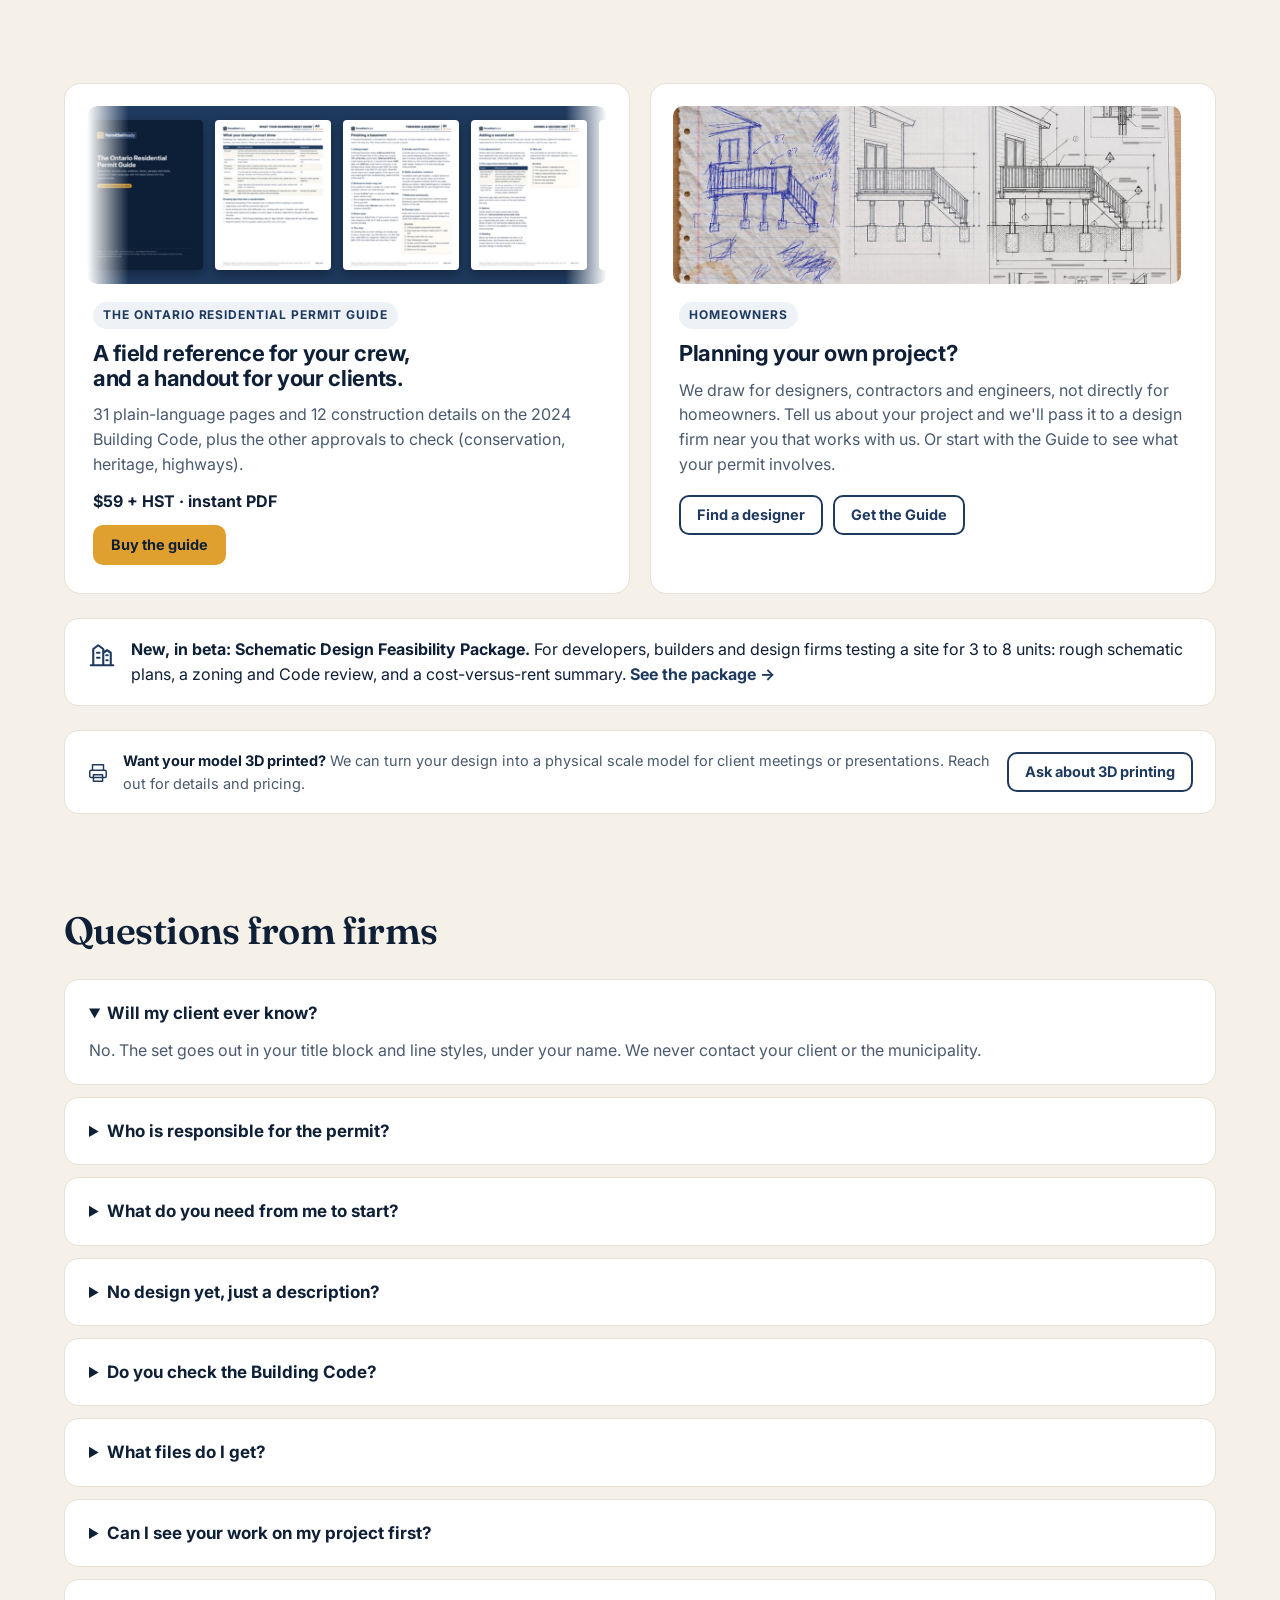
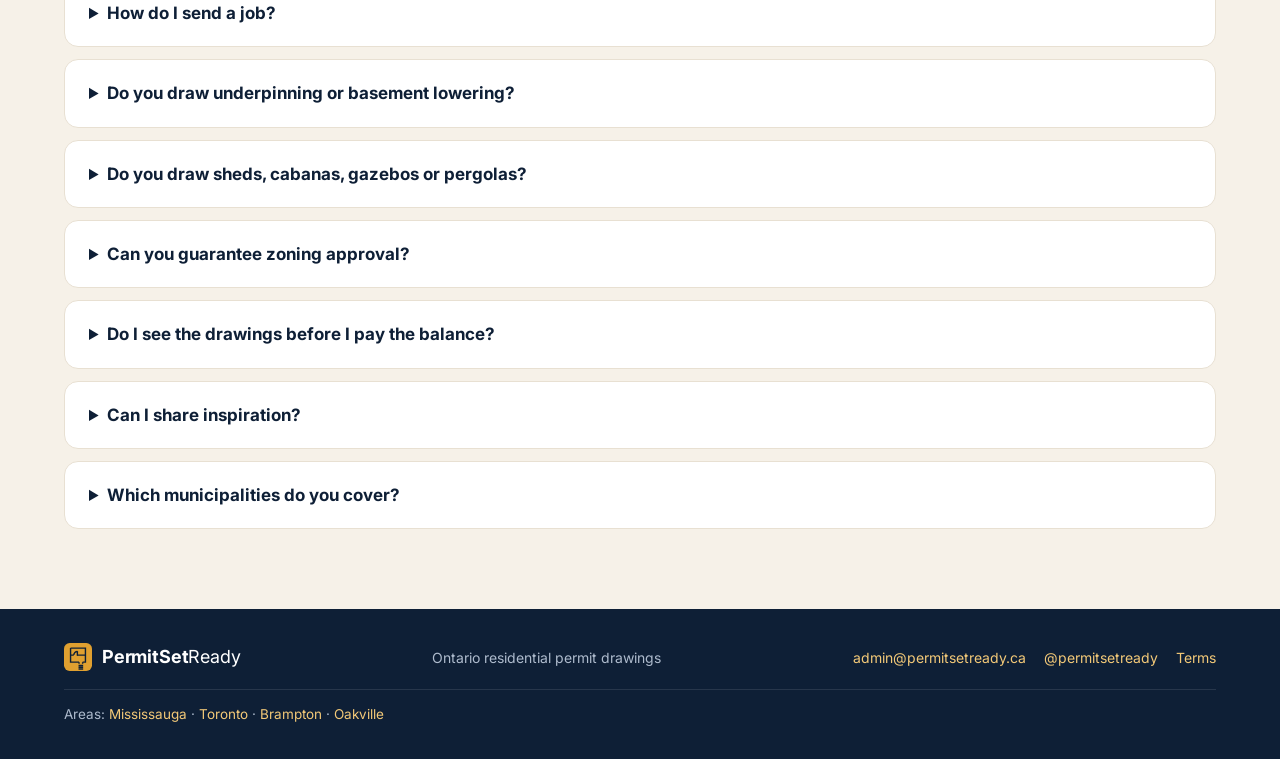
<file: professionals/index.html>
<!doctype html><html lang="en-CA"><head><meta charset="utf-8"><title>PermitSetReady</title><meta http-equiv="refresh" content="0;url=/"><link rel="canonical" href="https://permitsetready.ca/"><meta name="robots" content="noindex"></head><body><p><a href="/">Continue to PermitSetReady</a></p><script>location.replace("/"+location.search+location.hash);</script></body></html>
</file>
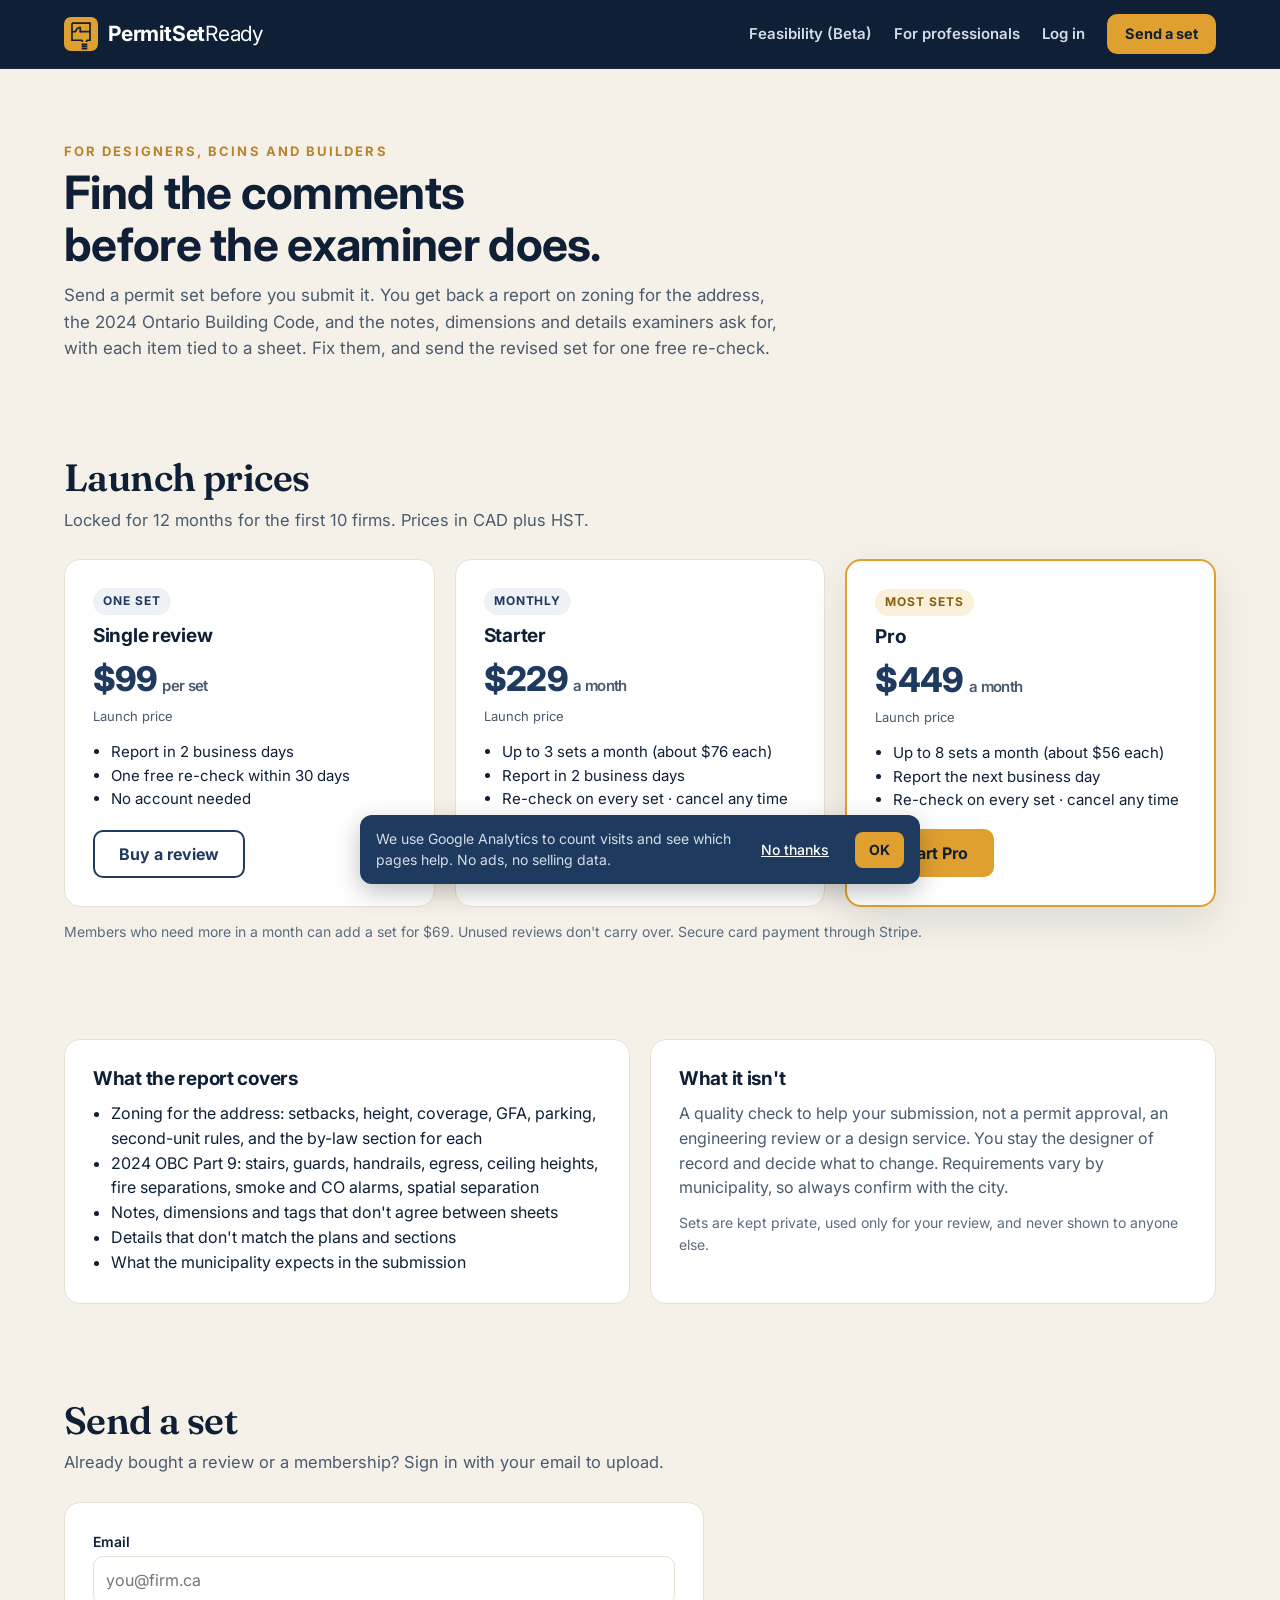
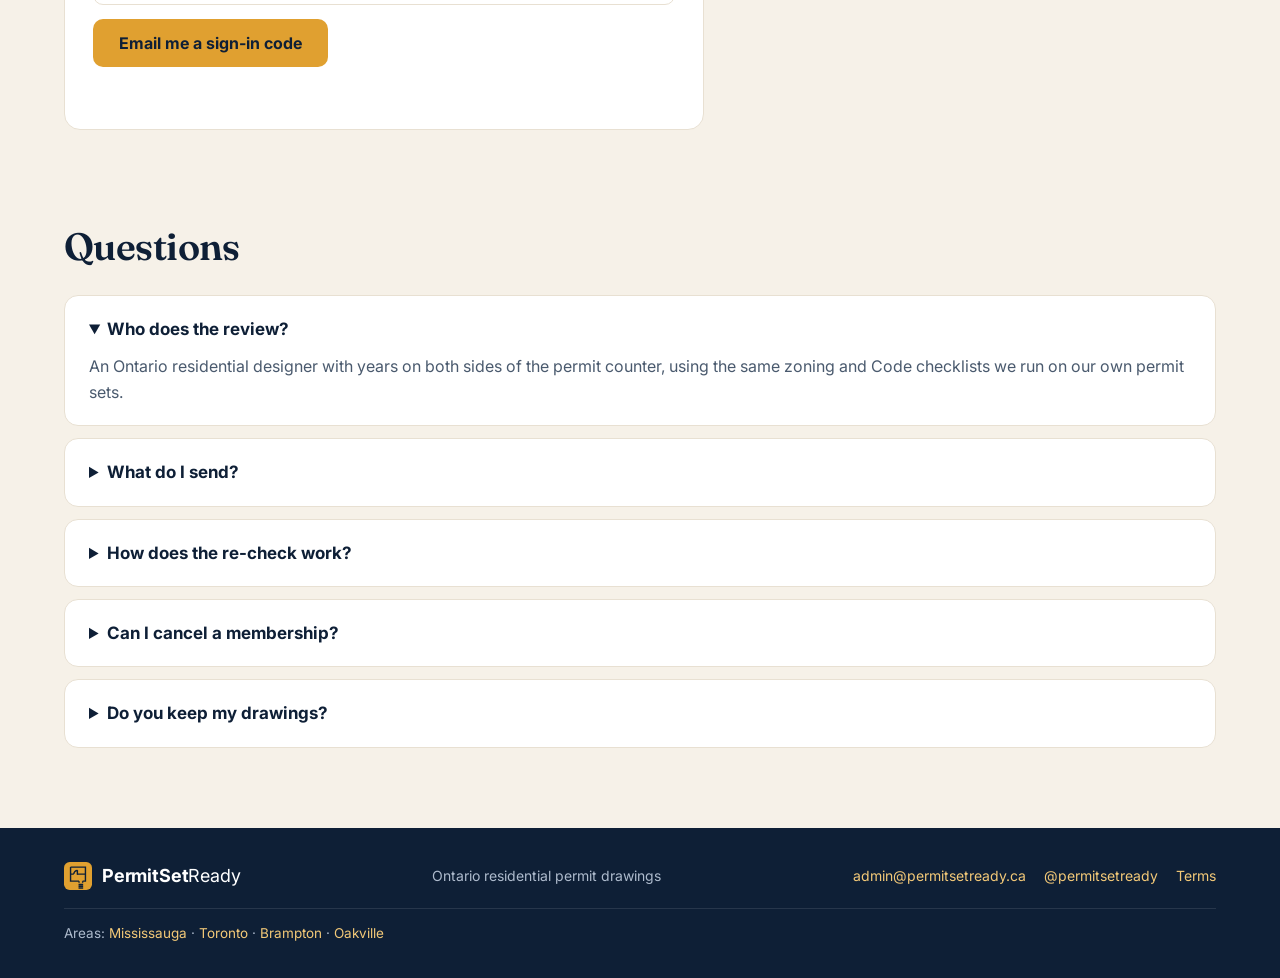
<file: review/index.html>
<!doctype html>
<html lang="en-CA">
<head>
<meta charset="utf-8">
<meta name="viewport" content="width=device-width, initial-scale=1, viewport-fit=cover">
<title>Permit Set Review: Zoning &amp; OBC Check Before You Submit | PermitSetReady</title>
<meta name="description" content="Send a permit set before you submit it. A review report on zoning, the 2024 Ontario Building Code and the notes examiners ask for. $99 a set, or a monthly membership for your office.">
<link rel="canonical" href="https://permitsetready.ca/review/">
<link rel="icon" href="/img/favicon.svg" type="image/svg+xml">
<link rel="preconnect" href="https://fonts.googleapis.com">
<link rel="preconnect" href="https://fonts.gstatic.com" crossorigin>
<link href="https://fonts.googleapis.com/css2?family=Inter:wght@400;500;600;700;800&family=Fraunces:ital,opsz,wght@0,9..144,500;0,9..144,600;1,9..144,600&display=swap" rel="stylesheet">
<link rel="stylesheet" href="/assets/site.css">
<style>
  .plans .card{gap:10px}
  .plans .price{font-size:34px;font-weight:800;color:var(--navy);line-height:1}
  .plans .price small{font-size:15px;font-weight:600;color:var(--muted)}
  .plans .was{font-size:13px;color:var(--muted)}
  .plans ul{margin:4px 0 8px;padding-left:18px;font-size:15px}
  .plans .btn{margin-top:auto;align-self:flex-start}
  .rv-form{display:grid;gap:14px;max-width:640px}
  .rv-form label{font-weight:600;font-size:14px;display:block;margin-bottom:4px}
  .rv-form input,.rv-form select,.rv-form textarea{width:100%;font:inherit;padding:11px 12px;border:1px solid var(--line);border-radius:10px;background:#fff;box-sizing:border-box}
  .rv-form textarea{min-height:90px}
  .rv-2{display:grid;grid-template-columns:1fr 1fr;gap:14px}
  @media (max-width:640px){.rv-2{grid-template-columns:1fr}}
  .rv-msg{min-height:20px;font-size:14px}
  .rv-msg.err{color:#A33A2B}
  .rv-hist{list-style:none;padding:0;margin:8px 0 0;font-size:14px}
  .rv-hist li{padding:8px 0;border-top:1px solid var(--line);display:flex;justify-content:space-between;gap:12px;flex-wrap:wrap}
  .hide{display:none!important}
  .modal{position:fixed;inset:0;background:rgba(14,31,54,.55);display:flex;align-items:center;justify-content:center;padding:16px;z-index:50}
  .modal .card{max-width:440px;width:100%}
</style>
<script type="application/ld+json">{"@context": "https://schema.org", "@type": "Service", "name": "Permit Set Review", "serviceType": "Building permit drawing review", "description": "A review report on zoning, the 2024 Ontario Building Code and the notes examiners ask for, tied to each sheet, with one free re-check.", "url": "https://permitsetready.ca/review/", "areaServed": {"@type": "State", "name": "Ontario"}, "provider": {"@type": "ProfessionalService", "name": "PermitSetReady", "url": "https://permitsetready.ca/", "email": "admin@permitsetready.ca"}, "offers": [{"@type": "Offer", "name": "Single review", "price": "99.00", "priceCurrency": "CAD"}, {"@type": "Offer", "name": "Starter (up to 3 sets a month)", "price": "229.00", "priceCurrency": "CAD", "priceSpecification": {"@type": "UnitPriceSpecification", "price": "229.00", "priceCurrency": "CAD", "billingDuration": "P1M"}}, {"@type": "Offer", "name": "Pro (up to 8 sets a month)", "price": "449.00", "priceCurrency": "CAD", "priceSpecification": {"@type": "UnitPriceSpecification", "price": "449.00", "priceCurrency": "CAD", "billingDuration": "P1M"}}]}</script>
<script src="/assets/analytics.js" defer></script>
</head>
<body>
<header class="site-header">
  <div class="wrap">
    <nav aria-label="Main">
      <a class="logo" href="/" aria-label="PermitSetReady home"><img src="/img/logo-icon-amber.svg" alt="" width="34" height="34"><span><b>PermitSet</b>Ready</span></a>
      <button class="burger" type="button" aria-expanded="false" aria-controls="menu" onclick="var m=document.getElementById('menu');m.classList.toggle('open');this.setAttribute('aria-expanded',m.classList.contains('open'))">Menu</button>
      <div class="menu" id="menu">
        <a href="/feasibility/">Feasibility (Beta)</a>
        <a href="/">For professionals</a>
        <a href="/start/#jobs">Log in</a>
        <a class="btn btn-amber btn-sm" href="#upload">Send a set</a>
      </div>
    </nav>
  </div>
</header>

<main>
  <section class="wrap section">
    <p class="eyebrow">For designers, BCINs and builders</p>
    <h1 style="font-size:clamp(30px,4.4vw,46px);margin:6px 0 12px;max-width:820px">Find the comments before the examiner does.</h1>
    <p class="muted" style="font-size:17px;max-width:720px">Send a permit set before you submit it. You get back a report on zoning for the address, the 2024 Ontario Building Code, and the notes, dimensions and details examiners ask for, with each item tied to a sheet. Fix them, and send the revised set for one free re-check.</p>
  </section>

  <section class="wrap section" id="plans">
    <div class="section-head"><h2>Launch prices</h2><p>Locked for 12 months for the first 10 firms. Prices in CAD plus HST.</p></div>
    <div class="grid-3 plans">
      <div class="card">
        <span class="pill navy">One set</span>
        <h3>Single review</h3>
        <div class="price">$99 <small>per set</small></div><div class="was">Launch price</div>
        <ul><li>Report in 2 business days</li><li>One free re-check within 30 days</li><li>No account needed</li></ul>
        <button type="button" class="btn btn-line" data-plan="single">Buy a review</button>
      </div>
      <div class="card">
        <span class="pill navy">Monthly</span>
        <h3>Starter</h3>
        <div class="price">$229 <small>a month</small></div><div class="was">Launch price</div>
        <ul><li>Up to 3 sets a month (about $76 each)</li><li>Report in 2 business days</li><li>Re-check on every set · cancel any time</li></ul>
        <button type="button" class="btn btn-line" data-plan="starter">Start Starter</button>
      </div>
      <div class="card feature">
        <span class="pill">Most sets</span>
        <h3>Pro</h3>
        <div class="price">$449 <small>a month</small></div><div class="was">Launch price</div>
        <ul><li>Up to 8 sets a month (about $56 each)</li><li>Report the next business day</li><li>Re-check on every set · cancel any time</li></ul>
        <button type="button" class="btn btn-amber" data-plan="pro">Start Pro</button>
      </div>
    </div>
    <p class="small" style="margin-top:14px">Members who need more in a month can add a set for $69. Unused reviews don't carry over. Secure card payment through Stripe.</p>
  </section>

  <section class="wrap section" id="checked">
    <div class="grid-2">
      <div class="card">
        <h3>What the report covers</h3>
        <ul style="margin:0;padding-left:18px">
          <li>Zoning for the address: setbacks, height, coverage, GFA, parking, second-unit rules, and the by-law section for each</li>
          <li>2024 OBC Part 9: stairs, guards, handrails, egress, ceiling heights, fire separations, smoke and CO alarms, spatial separation</li>
          <li>Notes, dimensions and tags that don't agree between sheets</li>
          <li>Details that don't match the plans and sections</li>
          <li>What the municipality expects in the submission</li>
        </ul>
      </div>
      <div class="card">
        <h3>What it isn't</h3>
        <p class="muted" style="margin:0">A quality check to help your submission, not a permit approval, an engineering review or a design service. You stay the designer of record and decide what to change. Requirements vary by municipality, so always confirm with the city.</p>
        <p class="small" style="margin:0">Sets are kept private, used only for your review, and never shown to anyone else.</p>
      </div>
    </div>
  </section>

  <section class="wrap section" id="upload">
    <div class="section-head"><h2 id="up-title">Send a set</h2><p id="up-sub">Already bought a review or a membership? Sign in with your email to upload.</p></div>

    <div id="up-login" class="card" style="max-width:640px">
      <div class="rv-form">
        <div><label for="lg_email">Email</label><input id="lg_email" type="email" autocomplete="email" placeholder="you@firm.ca"></div>
        <div id="lg_code_row" class="hide"><label for="lg_code">6-digit code we emailed you</label><input id="lg_code" inputmode="numeric" autocomplete="one-time-code" maxlength="6"></div>
        <div><button type="button" class="btn btn-amber" id="lg_btn">Email me a sign-in code</button></div>
        <p class="rv-msg" id="lg_msg" role="status"></p>
      </div>
    </div>

    <div id="up-box" class="hide">
      <div class="card" style="max-width:640px;margin-bottom:18px">
        <b id="st-line">Loading…</b>
        <div id="st-extra" class="small"></div>
      </div>
      <form class="card rv-form" id="rv-form" style="max-width:640px" novalidate>
        <div id="rc-row" class="hide"><label for="f_recheck">Is this a re-check?</label><select id="f_recheck"></select></div>
        <div class="rv-2">
          <div><label for="f_firm">Firm</label><input id="f_firm" autocomplete="organization"></div>
          <div><label for="f_type">Project type</label><select id="f_type"><option>Second unit</option><option>Basement finish</option><option>Below-grade entrance</option><option>Addition</option><option>New house</option><option>Deck</option><option>Garage or accessory building</option><option>Interior alteration</option><option>Other</option></select></div>
        </div>
        <div class="rv-2">
          <div><label for="f_addr">Project address</label><input id="f_addr" autocomplete="off" placeholder="12 Elm St"></div>
          <div><label for="f_muni">Municipality</label><input id="f_muni" list="munis" placeholder="Brampton"></div>
        </div>
        <datalist id="munis"><option>Toronto</option><option>Mississauga</option><option>Brampton</option><option>Caledon</option><option>Oakville</option><option>Burlington</option><option>Milton</option><option>Halton Hills</option><option>Vaughan</option><option>Markham</option><option>Richmond Hill</option><option>Hamilton</option><option>Pickering</option><option>Ajax</option><option>Whitby</option><option>Oshawa</option><option>Barrie</option><option>Innisfil</option><option>Guelph</option><option>Kitchener</option></datalist>
        <div><label for="f_file">Permit set (one PDF, up to 30 MB)</label><input id="f_file" type="file" accept="application/pdf,.pdf"></div>
        <div><label for="f_link">Or a share link (Drive, Dropbox, WeTransfer) for larger sets, survey and city comments</label><input id="f_link" type="url" placeholder="https://"></div>
        <div><label for="f_notes">Anything we should know (optional)</label><textarea id="f_notes" placeholder="e.g. resubmission after City comments, a variance already granted, the areas you're unsure about"></textarea></div>
        <div><button type="submit" class="btn btn-amber" id="f_send">Send for review</button></div>
        <p class="rv-msg" id="f_msg" role="status"></p>
      </form>
      <div class="card" style="max-width:640px;margin-top:18px" id="hist-box">
        <b>Your reviews</b>
        <ul class="rv-hist" id="hist"></ul>
        <div style="display:flex;gap:10px;flex-wrap:wrap;margin-top:6px">
          <button type="button" class="btn btn-line btn-sm hide" id="b_extra">Add a set ($69)</button>
          <button type="button" class="btn btn-line btn-sm hide" id="b_billing">Billing and cancel</button>
          <button type="button" class="btn btn-line btn-sm" id="b_out">Sign out</button>
        </div>
      </div>
    </div>
  </section>

  <section class="wrap section last" id="faq">
    <div class="section-head"><h2>Questions</h2></div>
    <div class="faq">
      <details open><summary>Who does the review?</summary><p>An Ontario residential designer with years on both sides of the permit counter, using the same zoning and Code checklists we run on our own permit sets.</p></details>
      <details><summary>What do I send?</summary><p>The full permit set as one PDF. A survey, the zoning certificate or any City comments help, so add a share link if you have them.</p></details>
      <details><summary>How does the re-check work?</summary><p>Fix the items and send the revised set within 30 days. Pick the original review from the "Is this a re-check?" list and we check that each item was dealt with. One re-check per review, no charge.</p></details>
      <details><summary>Can I cancel a membership?</summary><p>Yes, any time from "Billing and cancel" after you sign in. It runs to the end of the month you paid for.</p></details>
      <details><summary>Do you keep my drawings?</summary><p>Only to do the review and the re-check. They are never shared, published or used in our marketing.</p></details>
    </div>
  </section>
</main>

<div class="modal hide" id="buy-modal" role="dialog" aria-modal="true" aria-labelledby="bm-title">
  <div class="card">
    <h3 id="bm-title">Your email</h3>
    <p class="small" id="bm-sub" style="margin:0">We send the receipt and your report here.</p>
    <div class="rv-form"><input id="bm_email" type="email" autocomplete="email" placeholder="you@firm.ca"><input id="bm_ref" placeholder="Referred by a firm? Their email or code (optional)"></div>
    <label class="small" style="display:flex;gap:8px;align-items:flex-start;margin:4px 0 0;font-weight:400"><input type="checkbox" id="bm_terms" style="width:auto;margin-top:3px"> <span>I have read and agree to the <a href="/terms/" target="_blank" rel="noopener">Terms for firms</a>, including that payments are non-refundable.</span></label>
    <p class="rv-msg err" id="bm_msg" role="status"></p>
    <div style="display:flex;gap:10px;justify-content:flex-end"><button type="button" class="btn btn-line btn-sm" id="bm_x">Cancel</button><button type="button" class="btn btn-amber btn-sm" id="bm_ok">Continue to payment</button></div>
  </div>
</div>

<footer class="site-footer">
  <div class="wrap row">
    <a class="logo" href="/"><img src="/img/logo-icon-amber.svg" alt="" width="28" height="28"><span><b>PermitSet</b>Ready</span></a>
    <span>Ontario residential permit drawings</span>
    <span class="links"><a href="mailto:admin@permitsetready.ca">admin@permitsetready.ca</a><a href="https://instagram.com/permitsetready" rel="noopener" target="_blank">@permitsetready</a><a href="/terms/">Terms</a></span>
    <span class="areas">Areas: <a href="/permit-drawings/mississauga/">Mississauga</a> · <a href="/permit-drawings/toronto/">Toronto</a> · <a href="/permit-drawings/brampton/">Brampton</a> · <a href="/permit-drawings/oakville/">Oakville</a></span>
  </div>
</footer>
<script src="/assets/config.js"></script>
<script>
(function () {
  var API = (window.PSR_CONFIG && window.PSR_CONFIG.apiUrl) || '';
  var $ = function (id) { return document.getElementById(id); };
  var post = function (body) {
    if (!API) return Promise.reject(new Error('Reviews are being set up. Email admin@permitsetready.ca.'));
    return fetch(API, {method: 'POST', headers: {'Content-Type': 'text/plain;charset=utf-8'}, body: JSON.stringify(body)})
      .then(function (r) { return r.json(); }).then(function (j) { if (!j.ok) throw new Error(j.error || 'Something went wrong.'); return j; });
  };
  var store = {get: function (k) { try { return localStorage.getItem(k); } catch (e) { return null; } }, set: function (k, v) { try { v == null ? localStorage.removeItem(k) : localStorage.setItem(k, v); } catch (e) {} }};
  var esc = function (s) { return String(s == null ? '' : s).replace(/[&<>"]/g, function (c) { return {'&': '&amp;', '<': '&lt;', '>': '&gt;', '"': '&quot;'}[c]; }); };
  var auth = {}, sess = null; try { sess = new URLSearchParams(location.search).get('s'); } catch (e) {}
  if (sess) auth.session = sess; else if (store.get('psr_token')) auth.token = store.get('psr_token');

  // buying
  var course = null;
  var plan = null, names = {single: 'Single review · $99', starter: course ? 'Starter · first month free' : 'Starter · $229 a month', pro: 'Pro · $449 a month', extra: 'Extra set · $69'};
  function openBuy(p) { plan = p; $('bm-title').textContent = names[p]; $('bm_msg').textContent = ''; $('bm_email').value = store.get('psr_rv_email') || ''; $('bm_ref').value = store.get('psr_ref') || ''; $('bm_ref').classList.toggle('hide', p === 'extra'); $('buy-modal').classList.remove('hide'); $('bm_email').focus(); }
  Array.prototype.forEach.call(document.querySelectorAll('[data-plan]'), function (b) { b.onclick = function () { openBuy(b.getAttribute('data-plan')); }; });
  $('bm_x').onclick = function () { $('buy-modal').classList.add('hide'); };
  $('bm_ok').onclick = function () {
    var e = $('bm_email').value.trim(), b = $('bm_ok');
    if (!/^[^\s@]+@[^\s@]+\.[^\s@]+$/.test(e)) { $('bm_msg').textContent = 'Enter a valid email address.'; return; }
    if (!$('bm_terms').checked) { $('bm_msg').textContent = 'Tick the box to accept the terms.'; return; }
    store.set('psr_rv_email', e); var ref = $('bm_ref').value.trim(); b.disabled = true; b.textContent = 'Opening payment…';
    post({action: 'review.checkout', plan: plan, email: e, ref: ref || undefined, terms: true}).then(function (j) { location.href = j.url; })
      .catch(function (err) { b.disabled = false; b.textContent = 'Continue to payment'; $('bm_msg').textContent = err.message; });
  };

  // signing in
  var codeSent = false;
  $('lg_btn').onclick = function () {
    var e = $('lg_email').value.trim(), m = $('lg_msg'), b = $('lg_btn'); m.className = 'rv-msg'; m.textContent = '';
    b.disabled = true;
    if (!codeSent) {
      post({action: 'auth.start', email: e}).then(function () { codeSent = true; $('lg_code_row').classList.remove('hide'); b.textContent = 'Sign in'; m.textContent = 'Code sent. Check your inbox.'; $('lg_code').focus(); })
        .catch(function (err) { m.className = 'rv-msg err'; m.textContent = err.message; }).then(function () { b.disabled = false; });
    } else {
      post({action: 'auth.verify', email: e, code: $('lg_code').value.trim()}).then(function (j) { store.set('psr_token', j.token); store.set('psr_rv_email', e); auth = {token: j.token}; load(); })
        .catch(function (err) { m.className = 'rv-msg err'; m.textContent = err.message; }).then(function () { b.disabled = false; });
    }
  };
  $('b_out').onclick = function () { if (auth.token) post({action: 'auth.logout', token: auth.token}).catch(function () {}); store.set('psr_token', null); auth = {}; if (sess) location.href = '/review/#upload'; else show(false); };

  function show(on) { $('up-login').classList.toggle('hide', on); $('up-box').classList.toggle('hide', !on); }
  var st = null;
  function load() {
    show(true); $('st-line').textContent = 'Loading…';
    var first = sess ? post({action: 'pay.confirm', session: sess}).catch(function () {}) : Promise.resolve();
    return first.then(function () { return post(Object.assign({action: 'review.status'}, auth)); }).then(render).catch(function (err) {
      if (auth.token && /log in/i.test(err.message)) { store.set('psr_token', null); auth = {}; show(false); return; }
      $('st-line').textContent = err.message; $('st-extra').textContent = '';
    });
  }
  function render(j) {
    st = j;
    if (sess) { $('up-title').textContent = 'Thank you. Send your set.'; $('up-sub').textContent = 'Your payment went through. Upload the set below; we email the report to ' + j.email + '.'; }
    var left = (j.member ? j.member.left : 0) + j.paid;
    $('st-line').textContent = j.member ? j.member.name + ': ' + j.member.left + ' of ' + j.member.allowance + ' reviews left this month' + (j.paid ? ', plus ' + j.paid + ' extra' : '') : (j.paid ? j.paid + ' review' + (j.paid > 1 ? 's' : '') + ' ready to use' : 'No reviews left to use');
    $('st-extra').textContent = j.member ? (j.member.cancelAtEnd ? 'Ends ' : 'Renews ') + new Date(j.member.renews).toLocaleDateString('en-CA', {month: 'long', day: 'numeric'}) + ' · signed in as ' + j.email : 'Signed in as ' + j.email;
    var rc = j.rechecks || [];
    $('f_recheck').innerHTML = '<option value="">No, a new set' + (left ? '' : ' (none left)') + '</option>' + rc.map(function (r) { return '<option value="' + esc(r.id) + '">Re-check of ' + esc(r.address) + ' (' + esc(r.id) + ')</option>'; }).join('');
    $('rc-row').classList.toggle('hide', !rc.length);
    $('f_send').disabled = !left && !rc.length;
    $('f_msg').className = 'rv-msg'; $('f_msg').textContent = (!left && !rc.length) ? (j.member ? 'You have used this month\'s reviews. Add a set for $69 below.' : 'Buy a review above to send a set.') : '';
    var lab = {paid: 'Ready to use', submitted: 'Received', reviewing: 'In review', held: 'In review', ready: 'In review', sent: 'Report sent'};
    $('hist').innerHTML = (j.history || []).filter(function (h) { return h.status !== 'paid'; }).map(function (h) { return '<li><span>' + esc(h.address) + (h.recheckOf ? ' · re-check' : '') + '</span><span class="small">' + esc(lab[h.status] || h.status) + '</span></li>'; }).join('') || '<li><span class="small">Nothing sent yet.</span></li>';
    $('b_extra').classList.toggle('hide', !j.member);
    $('b_billing').classList.toggle('hide', !(j.member && auth.token));
  }
  $('b_extra').onclick = function () { openBuy('extra'); };
  $('b_billing').onclick = function () { var b = $('b_billing'); b.disabled = true; post({action: 'review.billing', token: auth.token}).then(function (j) { location.href = j.url; }).catch(function (e) { b.disabled = false; $('f_msg').className = 'rv-msg err'; $('f_msg').textContent = e.message; }); };

  // sending a set
  function readFile(f) { return new Promise(function (ok, bad) { var r = new FileReader(); r.onload = function () { ok(r.result); }; r.onerror = function () { bad(new Error('The file could not be read.')); }; r.readAsDataURL(f); }); }
  $('rv-form').onsubmit = function (ev) {
    ev.preventDefault();
    var m = $('f_msg'), b = $('f_send'), f = $('f_file').files[0], link = $('f_link').value.trim();
    var form = {firm: $('f_firm').value.trim(), type: $('f_type').value, address: $('f_addr').value.trim(), municipality: $('f_muni').value.trim(), notes: $('f_notes').value.trim(), link: link, recheckOf: $('f_recheck').value};
    m.className = 'rv-msg err';
    if (!form.address || !form.municipality) { m.textContent = 'Add the project address and municipality.'; return; }
    if (!f && !/^https:\/\//.test(link)) { m.textContent = 'Attach the PDF set or paste a share link.'; return; }
    if (f && f.size > 30 * 1024 * 1024) { m.textContent = 'That file is over 30 MB. Paste a share link instead.'; return; }
    if (f && !/pdf$/i.test(f.name)) { m.textContent = 'Send the set as one PDF.'; return; }
    b.disabled = true; b.textContent = 'Uploading…'; m.className = 'rv-msg'; m.textContent = f ? 'Uploading ' + (f.size / 1048576).toFixed(1) + ' MB. Keep this page open.' : '';
    (f ? readFile(f) : Promise.resolve(null)).then(function (data) {
      if (data) { form.file = data; form.fileName = f.name; }
      return post(Object.assign({action: 'review.submit', form: form}, auth));
    }).then(function (j) {
      $('rv-form').reset(); m.className = 'rv-msg'; m.textContent = 'Received (' + j.id + '). We email the report to ' + st.email + '.';
      b.textContent = 'Send for review'; return post(Object.assign({action: 'review.status'}, auth)).then(function (s) { render(s); m.className = 'rv-msg'; m.textContent = 'Received (' + j.id + '). We email the report to ' + s.email + '.'; });
    }).catch(function (e) { b.disabled = false; b.textContent = 'Send for review'; m.className = 'rv-msg err'; m.textContent = e.message; });
  };

  if (auth.session || auth.token) { load(); if (sess) setTimeout(function () { $('upload').scrollIntoView(); }, 50); }
})();
</script>
</body>
</html>
</file>
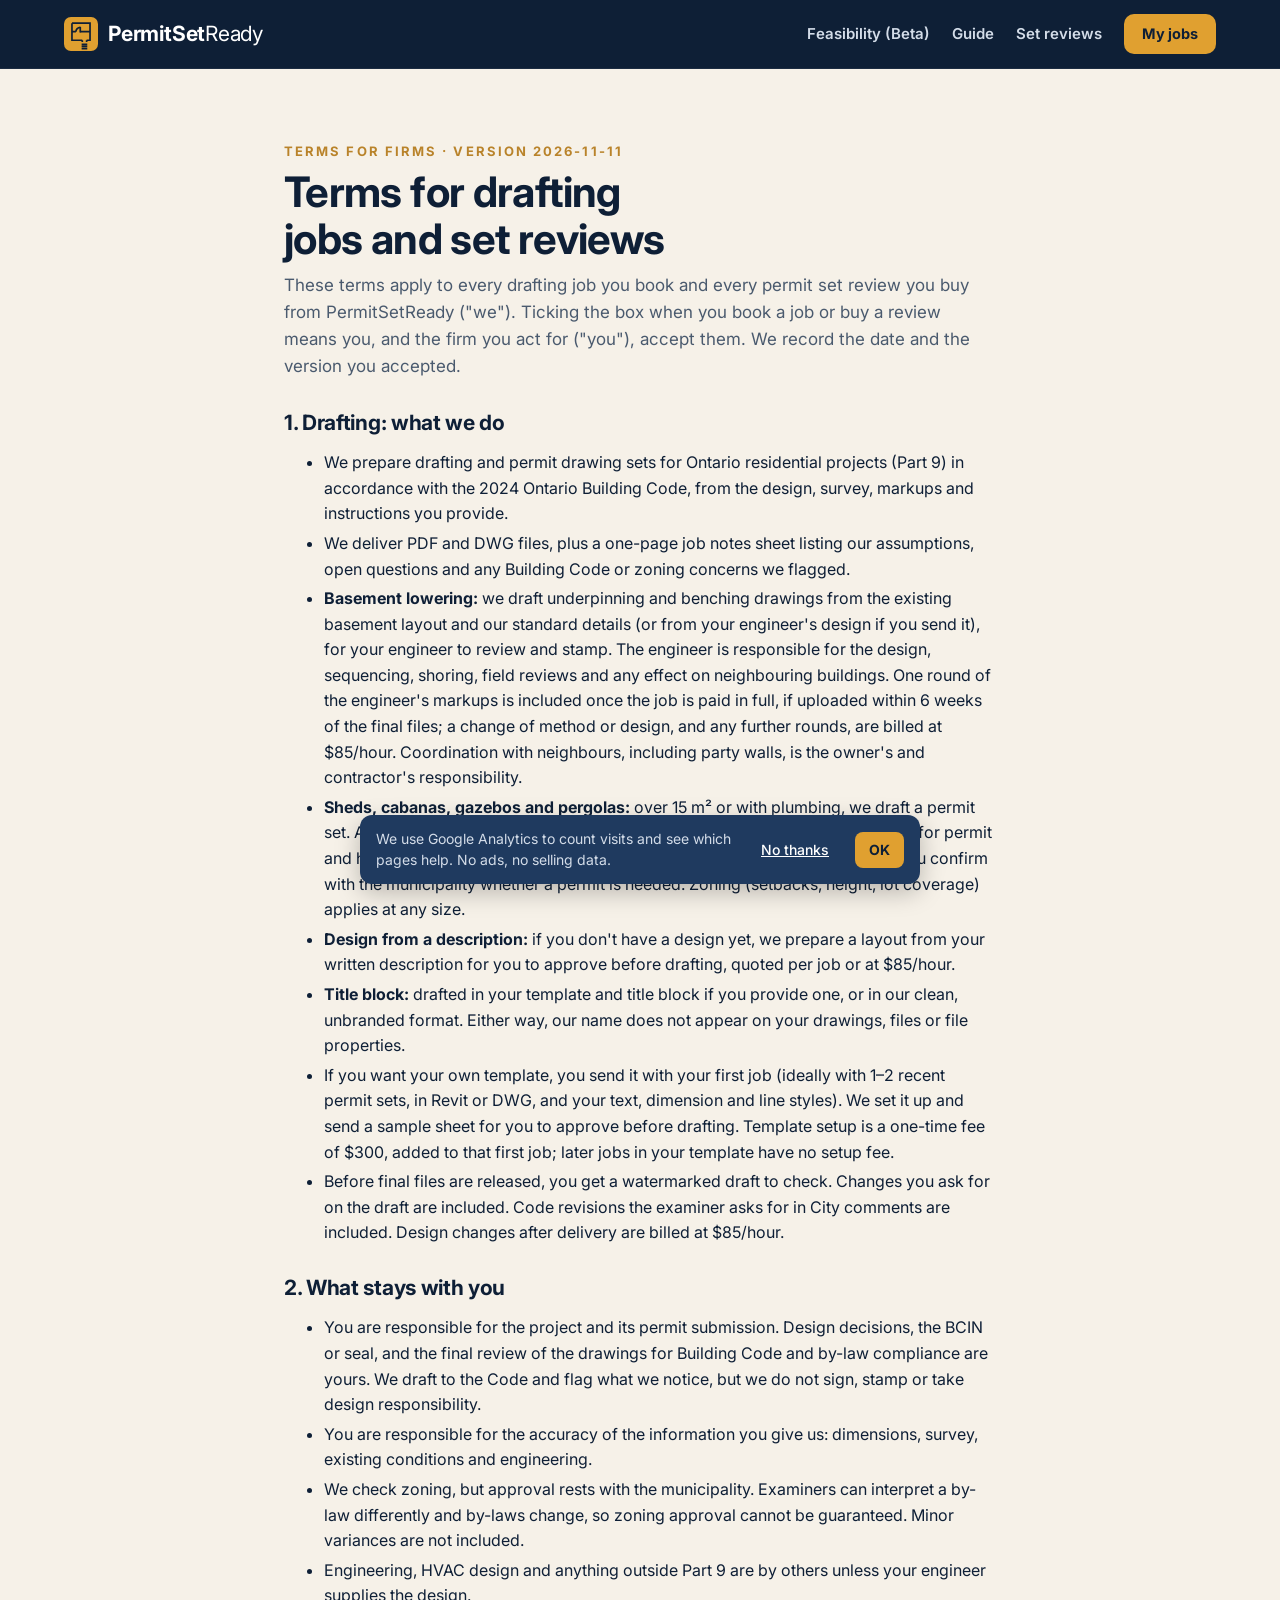
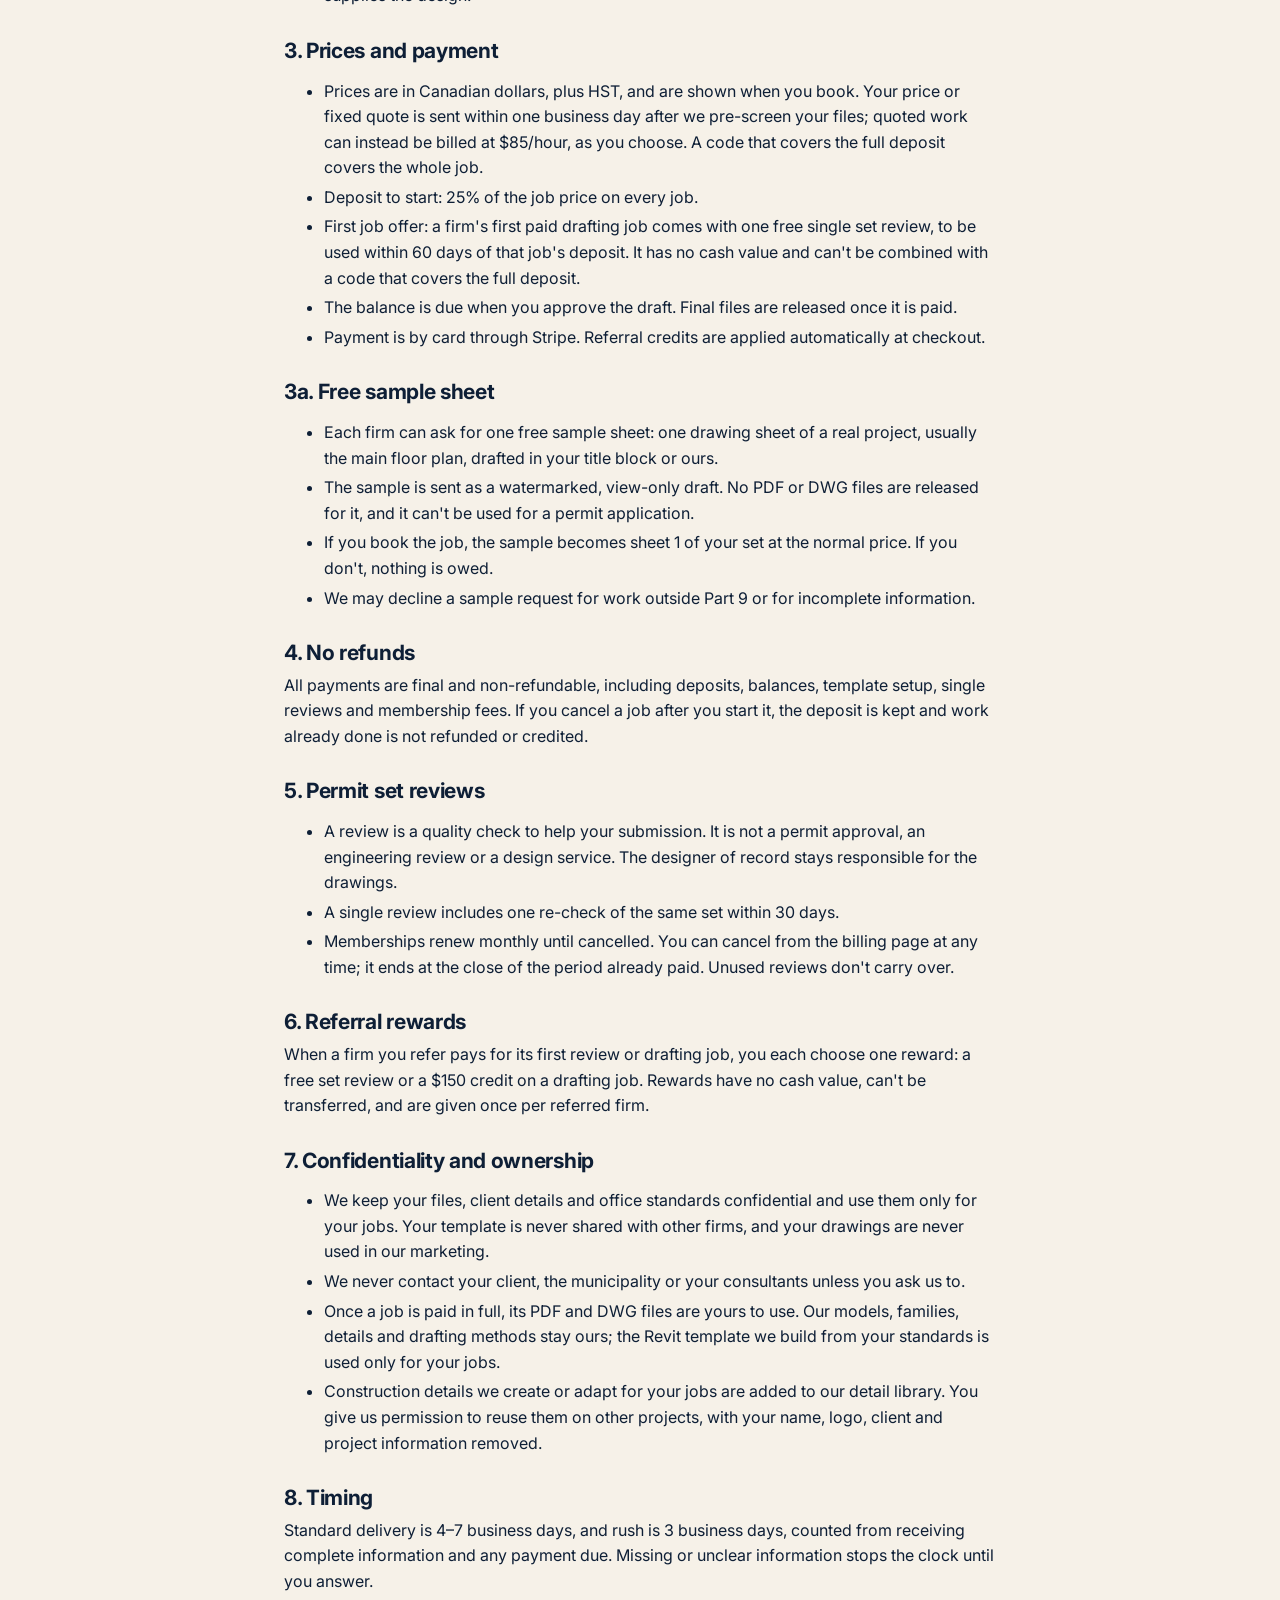
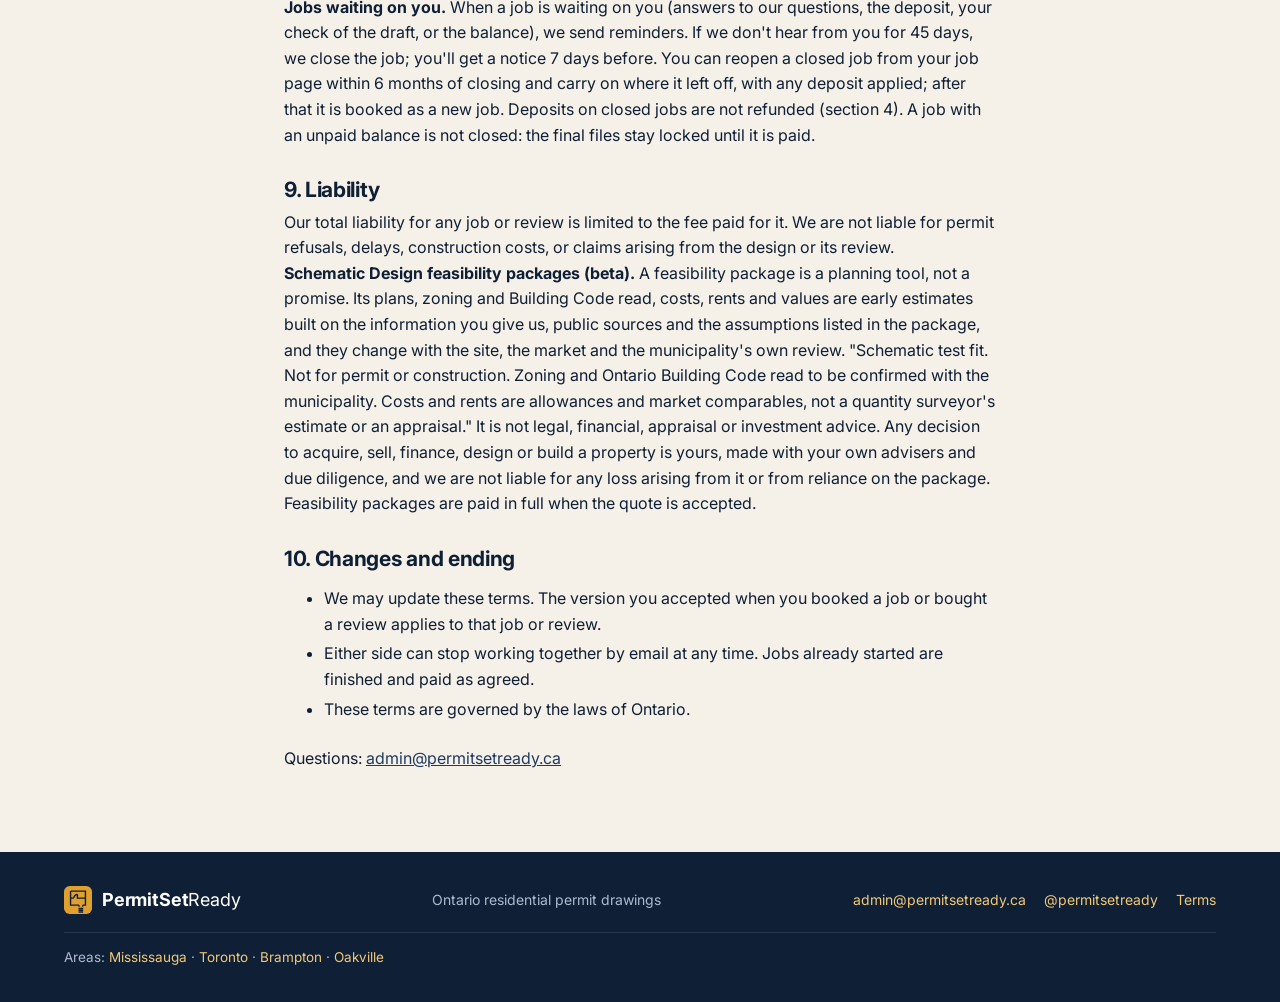
<file: terms/index.html>
<!doctype html>
<html lang="en-CA">
<head>
<meta charset="utf-8">
<meta name="viewport" content="width=device-width, initial-scale=1, viewport-fit=cover">
<title>Terms for Firms | PermitSetReady</title>
<meta name="description" content="The terms that apply to PermitSetReady drafting jobs and permit set reviews for Ontario design firms, contractors and engineers.">
<meta name="robots" content="noindex">
<link rel="canonical" href="https://permitsetready.ca/terms/">
<link rel="icon" href="/img/favicon.svg" type="image/svg+xml">
<link rel="preconnect" href="https://fonts.googleapis.com">
<link rel="preconnect" href="https://fonts.gstatic.com" crossorigin>
<link href="https://fonts.googleapis.com/css2?family=Inter:wght@400;500;600;700;800&family=Fraunces:ital,opsz,wght@0,9..144,500;0,9..144,600;1,9..144,600&display=swap" rel="stylesheet">
<link rel="stylesheet" href="/assets/site.css">
<style>.terms{max-width:760px}.terms h2{font-size:21px;margin:30px 0 8px}.terms li{margin:4px 0}.terms p,.terms li{line-height:1.6}</style>
<script src="/assets/analytics.js" defer></script>
</head>
<body>
<header class="site-header">
  <div class="wrap">
    <nav aria-label="Main">
      <a class="logo" href="/" aria-label="PermitSetReady home"><img src="/img/logo-icon-amber.svg" alt="" width="34" height="34"><span><b>PermitSet</b>Ready</span></a>
      <button class="burger" type="button" aria-expanded="false" aria-controls="menu" onclick="var m=document.getElementById('menu');m.classList.toggle('open');this.setAttribute('aria-expanded',m.classList.contains('open'))">Menu</button>
      <div class="menu" id="menu">
        <a href="/feasibility/">Feasibility (Beta)</a>
        <a href="/guide/">Guide</a>
        <a href="/review/">Set reviews</a>
        <a class="btn btn-amber btn-sm" href="/start/">My jobs</a>
      </div>
    </nav>
  </div>
</header>
<main class="wrap section last terms">
  <p class="eyebrow">Terms for firms · version 2026-11-11</p>
  <h1 style="font-size:clamp(28px,4vw,42px);margin:6px 0 10px">Terms for drafting jobs and set reviews</h1>
  <p class="muted" style="font-size:17px">These terms apply to every drafting job you book and every permit set review you buy from PermitSetReady ("we"). Ticking the box when you book a job or buy a review means you, and the firm you act for ("you"), accept them. We record the date and the version you accepted.</p>

  <h2>1. Drafting: what we do</h2>
  <ul>
    <li>We prepare drafting and permit drawing sets for Ontario residential projects (Part 9) in accordance with the 2024 Ontario Building Code, from the design, survey, markups and instructions you provide.</li>
    <li>We deliver PDF and DWG files, plus a one-page job notes sheet listing our assumptions, open questions and any Building Code or zoning concerns we flagged.</li>
    <li><b>Basement lowering:</b> we draft underpinning and benching drawings from the existing basement layout and our standard details (or from your engineer's design if you send it), for your engineer to review and stamp. The engineer is responsible for the design, sequencing, shoring, field reviews and any effect on neighbouring buildings. One round of the engineer's markups is included once the job is paid in full, if uploaded within 6 weeks of the final files; a change of method or design, and any further rounds, are billed at $85/hour. Coordination with neighbours, including party walls, is the owner's and contractor's responsibility.</li>
    <li><b>Sheds, cabanas, gazebos and pergolas:</b> over 15 m² or with plumbing, we draft a permit set. At 15 m² or less with no plumbing, we draft build drawings only: they are not for permit and have not been reviewed by a building official, and the first sheet says so. You confirm with the municipality whether a permit is needed. Zoning (setbacks, height, lot coverage) applies at any size.</li>
    <li><b>Design from a description:</b> if you don't have a design yet, we prepare a layout from your written description for you to approve before drafting, quoted per job or at $85/hour.</li>
    <li><b>Title block:</b> drafted in your template and title block if you provide one, or in our clean, unbranded format. Either way, our name does not appear on your drawings, files or file properties.</li>
    <li>If you want your own template, you send it with your first job (ideally with 1–2 recent permit sets, in Revit or DWG, and your text, dimension and line styles). We set it up and send a sample sheet for you to approve before drafting. Template setup is a one-time fee of $300, added to that first job; later jobs in your template have no setup fee.</li>
    <li>Before final files are released, you get a watermarked draft to check. Changes you ask for on the draft are included. Code revisions the examiner asks for in City comments are included. Design changes after delivery are billed at $85/hour.</li>
  </ul>

  <h2>2. What stays with you</h2>
  <ul>
    <li>You are responsible for the project and its permit submission. Design decisions, the BCIN or seal, and the final review of the drawings for Building Code and by-law compliance are yours. We draft to the Code and flag what we notice, but we do not sign, stamp or take design responsibility.</li>
    <li>You are responsible for the accuracy of the information you give us: dimensions, survey, existing conditions and engineering.</li>
    <li>We check zoning, but approval rests with the municipality. Examiners can interpret a by-law differently and by-laws change, so zoning approval cannot be guaranteed. Minor variances are not included.</li>
    <li>Engineering, HVAC design and anything outside Part 9 are by others unless your engineer supplies the design.</li>
  </ul>

  <h2>3. Prices and payment</h2>
  <ul>
    <li>Prices are in Canadian dollars, plus HST, and are shown when you book. Your price or fixed quote is sent within one business day after we pre-screen your files; quoted work can instead be billed at $85/hour, as you choose. A code that covers the full deposit covers the whole job.</li>
    <li>Deposit to start: 25% of the job price on every job.</li>
    <li>First job offer: a firm's first paid drafting job comes with one free single set review, to be used within 60 days of that job's deposit. It has no cash value and can't be combined with a code that covers the full deposit.</li>
    <li>The balance is due when you approve the draft. Final files are released once it is paid.</li>
    <li>Payment is by card through Stripe. Referral credits are applied automatically at checkout.</li>
  </ul>

  <h2>3a. Free sample sheet</h2>
  <ul>
    <li>Each firm can ask for one free sample sheet: one drawing sheet of a real project, usually the main floor plan, drafted in your title block or ours.</li>
    <li>The sample is sent as a watermarked, view-only draft. No PDF or DWG files are released for it, and it can't be used for a permit application.</li>
    <li>If you book the job, the sample becomes sheet 1 of your set at the normal price. If you don't, nothing is owed.</li>
    <li>We may decline a sample request for work outside Part 9 or for incomplete information.</li>
  </ul>

  <h2>4. No refunds</h2>
  <p>All payments are final and non-refundable, including deposits, balances, template setup, single reviews and membership fees. If you cancel a job after you start it, the deposit is kept and work already done is not refunded or credited.</p>

  <h2>5. Permit set reviews</h2>
  <ul>
    <li>A review is a quality check to help your submission. It is not a permit approval, an engineering review or a design service. The designer of record stays responsible for the drawings.</li>
    <li>A single review includes one re-check of the same set within 30 days.</li>
    <li>Memberships renew monthly until cancelled. You can cancel from the billing page at any time; it ends at the close of the period already paid. Unused reviews don't carry over.</li>
  </ul>

  <h2>6. Referral rewards</h2>
  <p>When a firm you refer pays for its first review or drafting job, you each choose one reward: a free set review or a $150 credit on a drafting job. Rewards have no cash value, can't be transferred, and are given once per referred firm.</p>

  <h2>7. Confidentiality and ownership</h2>
  <ul>
    <li>We keep your files, client details and office standards confidential and use them only for your jobs. Your template is never shared with other firms, and your drawings are never used in our marketing.</li>
    <li>We never contact your client, the municipality or your consultants unless you ask us to.</li>
    <li>Once a job is paid in full, its PDF and DWG files are yours to use. Our models, families, details and drafting methods stay ours; the Revit template we build from your standards is used only for your jobs.</li>
    <li>Construction details we create or adapt for your jobs are added to our detail library. You give us permission to reuse them on other projects, with your name, logo, client and project information removed.</li>
  </ul>

  <h2>8. Timing</h2>
  <p>Standard delivery is 4–7 business days, and rush is 3 business days, counted from receiving complete information and any payment due. Missing or unclear information stops the clock until you answer.</p>
  <p><b>Jobs waiting on you.</b> When a job is waiting on you (answers to our questions, the deposit, your check of the draft, or the balance), we send reminders. If we don't hear from you for 45 days, we close the job; you'll get a notice 7 days before. You can reopen a closed job from your job page within 6 months of closing and carry on where it left off, with any deposit applied; after that it is booked as a new job. Deposits on closed jobs are not refunded (section 4). A job with an unpaid balance is not closed: the final files stay locked until it is paid.</p>

  <h2>9. Liability</h2>
  <p>Our total liability for any job or review is limited to the fee paid for it. We are not liable for permit refusals, delays, construction costs, or claims arising from the design or its review.</p>
  <p><b>Schematic Design feasibility packages (beta).</b> A feasibility package is a planning tool, not a promise. Its plans, zoning and Building Code read, costs, rents and values are early estimates built on the information you give us, public sources and the assumptions listed in the package, and they change with the site, the market and the municipality's own review. "Schematic test fit. Not for permit or construction. Zoning and Ontario Building Code read to be confirmed with the municipality. Costs and rents are allowances and market comparables, not a quantity surveyor's estimate or an appraisal." It is not legal, financial, appraisal or investment advice. Any decision to acquire, sell, finance, design or build a property is yours, made with your own advisers and due diligence, and we are not liable for any loss arising from it or from reliance on the package. Feasibility packages are paid in full when the quote is accepted.</p>

  <h2>10. Changes and ending</h2>
  <ul>
    <li>We may update these terms. The version you accepted when you booked a job or bought a review applies to that job or review.</li>
    <li>Either side can stop working together by email at any time. Jobs already started are finished and paid as agreed.</li>
    <li>These terms are governed by the laws of Ontario.</li>
  </ul>
  <p style="margin-top:24px">Questions: <a href="mailto:admin@permitsetready.ca">admin@permitsetready.ca</a></p>
</main>
<footer class="site-footer">
  <div class="wrap row">
    <a class="logo" href="/"><img src="/img/logo-icon-amber.svg" alt="" width="28" height="28"><span><b>PermitSet</b>Ready</span></a>
    <span>Ontario residential permit drawings</span>
    <span class="links"><a href="mailto:admin@permitsetready.ca">admin@permitsetready.ca</a><a href="https://instagram.com/permitsetready" rel="noopener" target="_blank">@permitsetready</a><a href="/terms/">Terms</a></span>
    <span class="areas">Areas: <a href="/permit-drawings/mississauga/">Mississauga</a> · <a href="/permit-drawings/toronto/">Toronto</a> · <a href="/permit-drawings/brampton/">Brampton</a> · <a href="/permit-drawings/oakville/">Oakville</a></span>
  </div>
</footer>
</body>
</html>
</file>
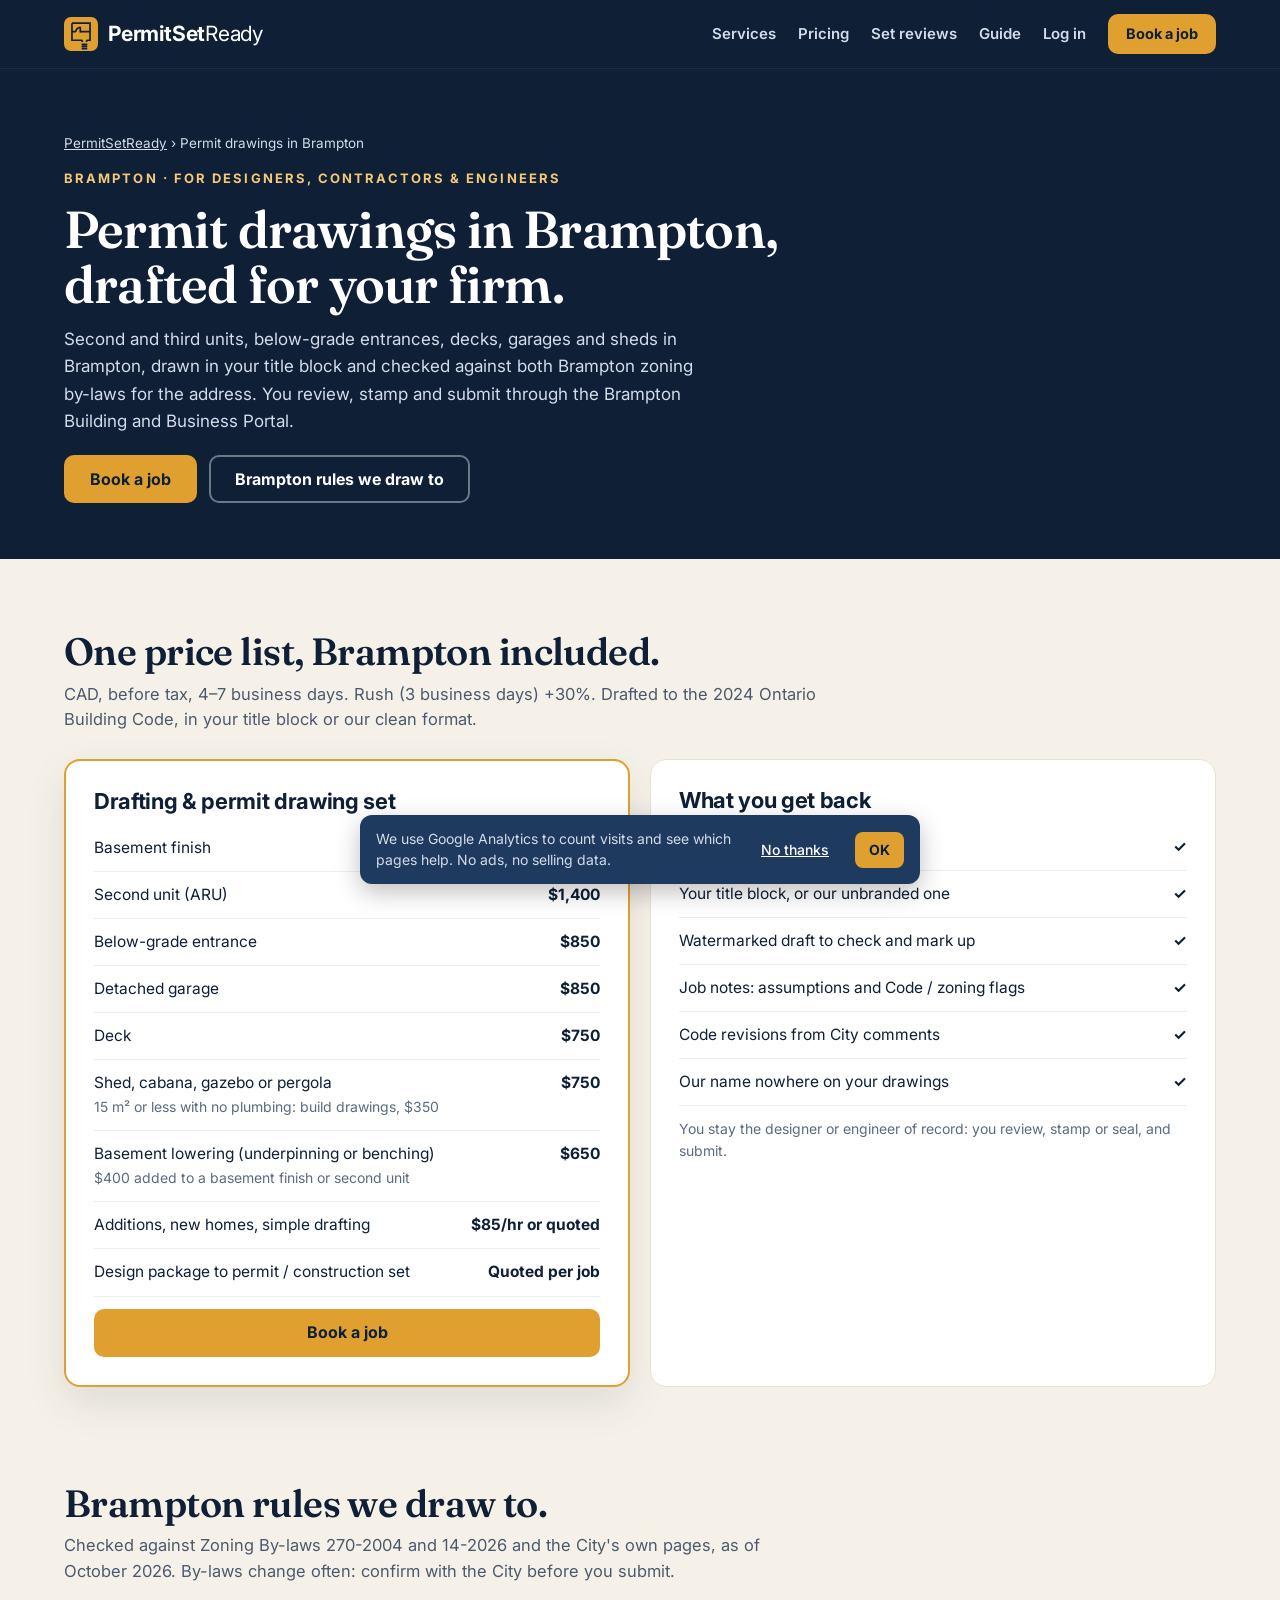
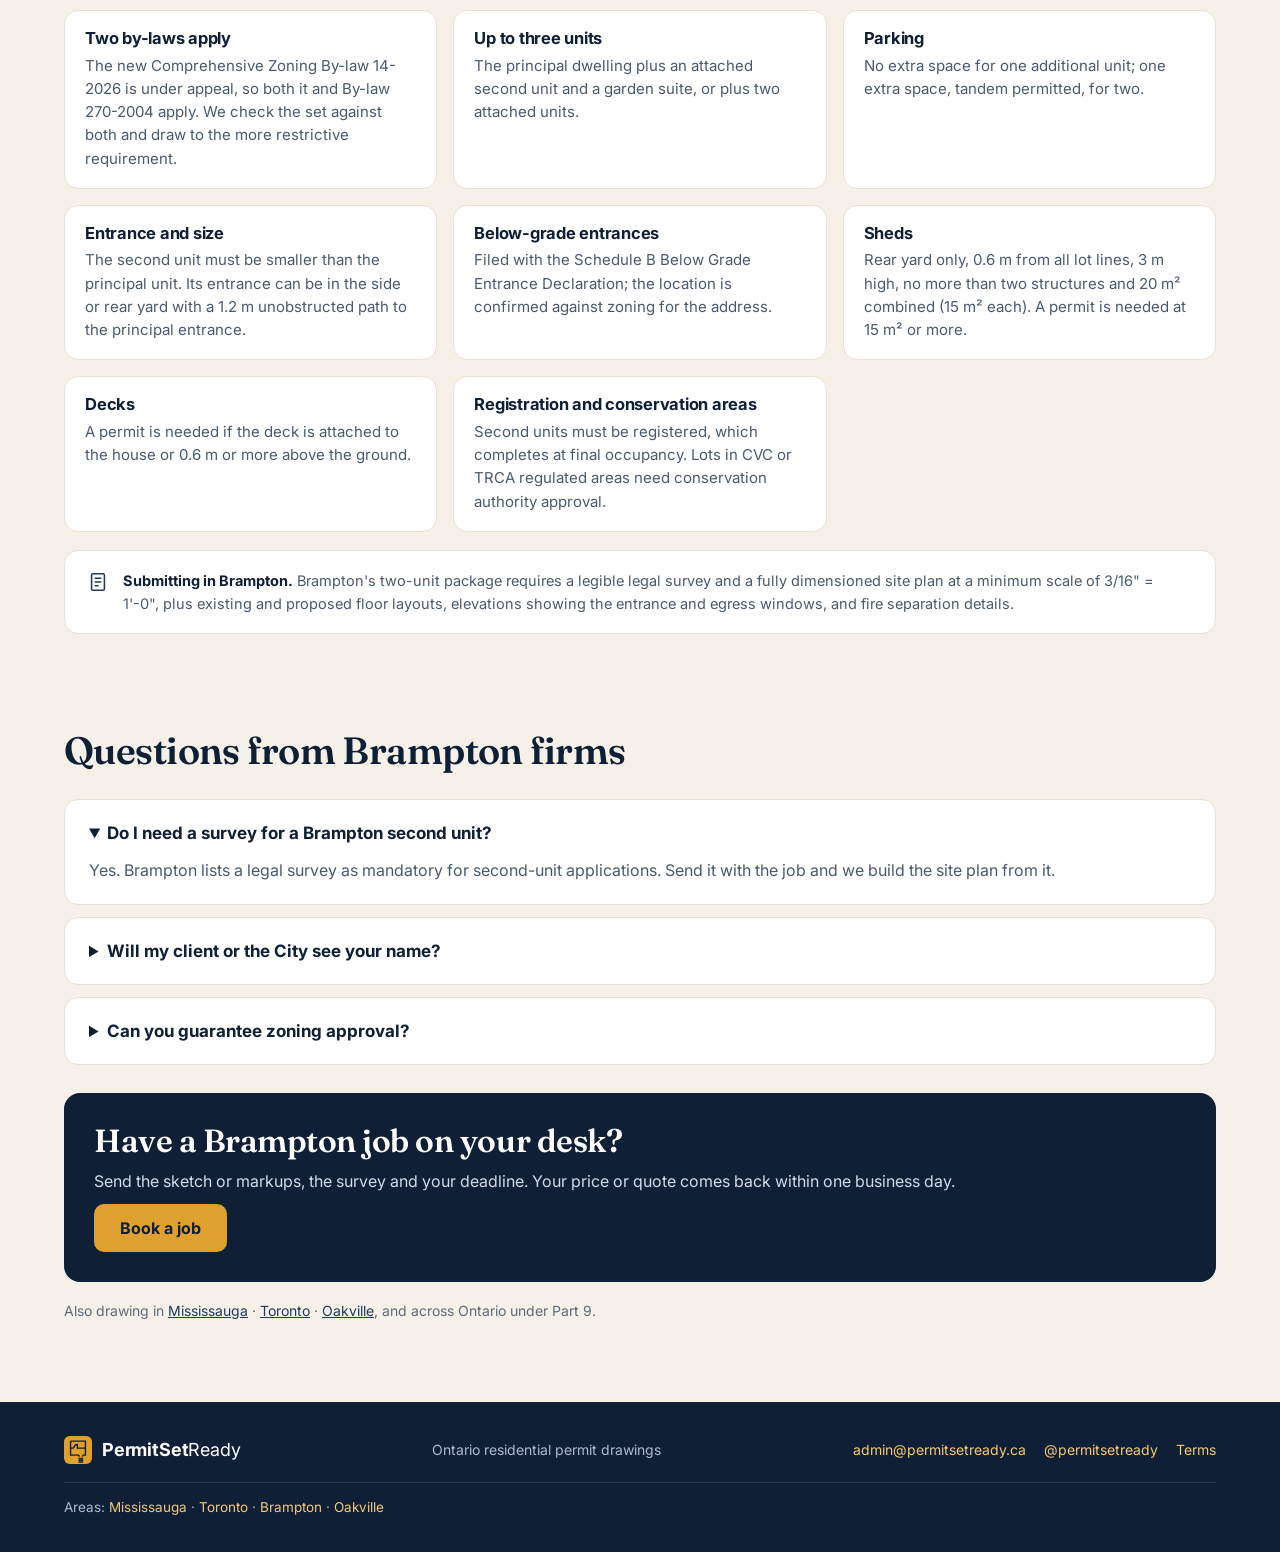
<file: permit-drawings/brampton/index.html>
<!doctype html>
<html lang="en-CA">
<head>
<meta charset="utf-8">
<meta name="viewport" content="width=device-width, initial-scale=1, viewport-fit=cover">
<title>Permit Drawings in Brampton for Designers &amp; Contractors | PermitSetReady</title>
<meta name="description" content="Drafting and permit drawing sets for Brampton basements, second units, below-grade entrances, decks and garages. Drawn to the 2024 OBC and Zoning By-laws 270-2004 and 14-2026, in your title block, in 4–7 business days.">
<link rel="canonical" href="https://permitsetready.ca/permit-drawings/brampton/">
<meta property="og:title" content="Permit drawings in Brampton, drafted for your firm">
<meta property="og:description" content="Drafting and permit drawing sets for Brampton basements, second units, below-grade entrances, decks and garages. Drawn to the 2024 OBC and Zoning By-laws 270-2004 and 14-2026, in your title block, in 4–7 business days.">
<meta property="og:image" content="https://permitsetready.ca/img/firm-desk.jpg">
<meta property="og:url" content="https://permitsetready.ca/permit-drawings/brampton/">
<link rel="icon" href="/img/favicon.svg" type="image/svg+xml">
<link rel="preconnect" href="https://fonts.googleapis.com">
<link rel="preconnect" href="https://fonts.gstatic.com" crossorigin>
<link href="https://fonts.googleapis.com/css2?family=Inter:wght@400;500;600;700;800&family=Fraunces:ital,opsz,wght@0,9..144,500;0,9..144,600;1,9..144,600&display=swap" rel="stylesheet">
<link rel="stylesheet" href="/assets/site.css">
<style>
.rules{display:grid;grid-template-columns:repeat(auto-fit,minmax(min(100%,320px),1fr));gap:16px}
.rule{background:#fff;border:1px solid var(--line);border-radius:14px;padding:18px 20px}
.rule h3{font-size:16.5px;margin:0 0 6px}
.rule p{margin:0;color:var(--muted);font-size:15px;line-height:1.55}
.city-hero{background:var(--ink);color:#fff}
.city-hero .inner{padding-block:64px 56px;display:flex;flex-direction:column;gap:14px}
.city-hero h1{font-family:var(--f-display);font-weight:600;font-size:clamp(34px,5vw,52px);line-height:1.06;max-width:760px}
.city-hero .lead{color:var(--on-dark);max-width:640px;font-size:17px}
.city-hero .ctas{display:flex;flex-wrap:wrap;gap:12px;margin-top:6px}
.crumbs{font-size:13.5px;color:var(--on-dark)} .crumbs a{color:var(--on-dark)}
</style>
<script type="application/ld+json">{"@context": "https://schema.org", "@type": "Service", "name": "Permit drawing sets in Brampton", "serviceType": "Residential drafting and permit drawings", "url": "https://permitsetready.ca/permit-drawings/brampton/", "areaServed": {"@type": "City", "name": "Brampton", "containedInPlace": {"@type": "State", "name": "Ontario"}}, "provider": {"@type": "ProfessionalService", "name": "PermitSetReady", "url": "https://permitsetready.ca/", "email": "admin@permitsetready.ca"}, "offers": [{"@type": "Offer", "name": "Basement finish", "price": "1050", "priceCurrency": "CAD"}, {"@type": "Offer", "name": "Second unit (ARU)", "price": "1400", "priceCurrency": "CAD"}, {"@type": "Offer", "name": "Below-grade entrance", "price": "850", "priceCurrency": "CAD"}, {"@type": "Offer", "name": "Detached garage", "price": "850", "priceCurrency": "CAD"}, {"@type": "Offer", "name": "Deck", "price": "750", "priceCurrency": "CAD"}, {"@type": "Offer", "name": "Shed, cabana, gazebo or pergola", "price": "750", "priceCurrency": "CAD"}, {"@type": "Offer", "name": "Basement lowering (underpinning or benching)", "price": "650", "priceCurrency": "CAD"}]}</script>
<script type="application/ld+json">{"@context": "https://schema.org", "@type": "FAQPage", "mainEntity": [{"@type": "Question", "name": "Do I need a survey for a Brampton second unit?", "acceptedAnswer": {"@type": "Answer", "text": "Yes. Brampton lists a legal survey as mandatory for second-unit applications. Send it with the job and we build the site plan from it."}}, {"@type": "Question", "name": "Will my client or the City see your name?", "acceptedAnswer": {"@type": "Answer", "text": "No. The set goes out in your title block, under your name. We never contact your client or the municipality."}}, {"@type": "Question", "name": "Can you guarantee zoning approval?", "acceptedAnswer": {"@type": "Answer", "text": "No. We check the set against the zoning by-law for the address and flag anything tight on the job notes sheet, but approval rests with the municipality. By-laws change often, so confirm the current rules with the City before you submit."}}]}</script>
<script type="application/ld+json">{"@context": "https://schema.org", "@type": "BreadcrumbList", "itemListElement": [{"@type": "ListItem", "position": 1, "name": "PermitSetReady", "item": "https://permitsetready.ca/"}, {"@type": "ListItem", "position": 2, "name": "Permit drawings in Brampton", "item": "https://permitsetready.ca/permit-drawings/brampton/"}]}</script>
<script src="/assets/analytics.js" defer></script>
</head>
<body>
<header class="site-header">
  <div class="wrap">
    <nav aria-label="Main">
      <a class="logo" href="/" aria-label="PermitSetReady home"><img src="/img/logo-icon-amber.svg" alt="" width="34" height="34"><span><b>PermitSet</b>Ready</span></a>
      <button class="burger" type="button" aria-expanded="false" aria-controls="menu" onclick="var m=document.getElementById('menu');m.classList.toggle('open');this.setAttribute('aria-expanded',m.classList.contains('open'))">Menu</button>
      <div class="menu" id="menu">
        <a href="/#services">Services</a>
        <a href="/#pricing">Pricing</a>
        <a href="/review/">Set reviews</a>
        <a href="/guide/">Guide</a>
        <a href="/start/#jobs">Log in</a>
        <a class="btn btn-amber btn-sm" href="/start/#new">Book a job</a>
      </div>
    </nav>
  </div>
</header>
<main>
  <section class="city-hero">
    <div class="wrap inner">
      <p class="crumbs"><a href="/">PermitSetReady</a> › Permit drawings in Brampton</p>
      <p class="eyebrow light">Brampton · for designers, contractors &amp; engineers</p>
      <h1>Permit drawings in Brampton, drafted for your firm.</h1>
      <p class="lead">Second and third units, below-grade entrances, decks, garages and sheds in Brampton, drawn in your title block and checked against both Brampton zoning by-laws for the address. You review, stamp and submit through the Brampton Building and Business Portal.</p>
      <div class="ctas"><a class="btn btn-amber" href="/start/#new">Book a job</a><a class="btn btn-ghost" href="#rules">Brampton rules we draw to</a></div>
    </div>
  </section>

  <section class="wrap section" id="pricing">
    <div class="section-head"><h2>One price list, Brampton included.</h2><p>CAD, before tax, 4–7 business days. Rush (3 business days) +30%. Drafted to the 2024 Ontario Building Code, in your title block or our clean format.</p></div>
    <div class="grid-2">
      <div class="card feature">
        <h3 style="font-size:22px">Drafting &amp; permit drawing set</h3>
        <ul class="plist">
          <li><span>Basement finish</span><b>$1,050</b></li>
          <li><span>Second unit (ARU)</span><b>$1,400</b></li>
          <li><span>Below-grade entrance</span><b>$850</b></li>
          <li><span>Detached garage</span><b>$850</b></li>
          <li><span>Deck</span><b>$750</b></li>
          <li><span>Shed, cabana, gazebo or pergola<br><span class="small">15 m² or less with no plumbing: build drawings, $350</span></span><b>$750</b></li>
          <li><span>Basement lowering (underpinning or benching)<br><span class="small">$400 added to a basement finish or second unit</span></span><b>$650</b></li>
          <li><span>Additions, new homes, simple drafting</span><b>$85/hr or quoted</b></li>
          <li><span>Design package to permit / construction set</span><b>Quoted per job</b></li>
        </ul>
        <a class="btn btn-amber" href="/start/#new">Book a job</a>
      </div>
      <div class="card">
        <h3 style="font-size:22px">What you get back</h3>
        <ul class="plist">
          <li><span>PDF set and DWG files</span><b>✓</b></li>
          <li><span>Your title block, or our unbranded one</span><b>✓</b></li>
          <li><span>Watermarked draft to check and mark up</span><b>✓</b></li>
          <li><span>Job notes: assumptions and Code / zoning flags</span><b>✓</b></li>
          <li><span>Code revisions from City comments</span><b>✓</b></li>
          <li><span>Our name nowhere on your drawings</span><b>✓</b></li>
        </ul>
        <p class="small">You stay the designer or engineer of record: you review, stamp or seal, and submit.</p>
      </div>
    </div>
  </section>

  <section class="wrap section" id="rules">
    <div class="section-head"><h2>Brampton rules we draw to.</h2><p>Checked against Zoning By-laws 270-2004 and 14-2026 and the City's own pages, as of October 2026. By-laws change often: confirm with the City before you submit.</p></div>
    <div class="rules">
      <div class="rule"><h3>Two by-laws apply</h3><p>The new Comprehensive Zoning By-law 14-2026 is under appeal, so both it and By-law 270-2004 apply. We check the set against both and draw to the more restrictive requirement.</p></div>
      <div class="rule"><h3>Up to three units</h3><p>The principal dwelling plus an attached second unit and a garden suite, or plus two attached units.</p></div>
      <div class="rule"><h3>Parking</h3><p>No extra space for one additional unit; one extra space, tandem permitted, for two.</p></div>
      <div class="rule"><h3>Entrance and size</h3><p>The second unit must be smaller than the principal unit. Its entrance can be in the side or rear yard with a 1.2 m unobstructed path to the principal entrance.</p></div>
      <div class="rule"><h3>Below-grade entrances</h3><p>Filed with the Schedule B Below Grade Entrance Declaration; the location is confirmed against zoning for the address.</p></div>
      <div class="rule"><h3>Sheds</h3><p>Rear yard only, 0.6 m from all lot lines, 3 m high, no more than two structures and 20 m² combined (15 m² each). A permit is needed at 15 m² or more.</p></div>
      <div class="rule"><h3>Decks</h3><p>A permit is needed if the deck is attached to the house or 0.6 m or more above the ground.</p></div>
      <div class="rule"><h3>Registration and conservation areas</h3><p>Second units must be registered, which completes at final occupancy. Lots in CVC or TRCA regulated areas need conservation authority approval.</p></div>
    </div>
    <div class="callout" style="margin-top:18px"><svg viewBox="0 0 24 24" width="22" height="22" fill="none" stroke="var(--navy)" stroke-width="1.7" stroke-linecap="round" stroke-linejoin="round" aria-hidden="true"><rect x="5" y="3" width="14" height="18" rx="1.5"></rect><path d="M9 8h6M9 12h6M9 16h3"></path></svg><p style="margin:0"><b>Submitting in Brampton.</b> Brampton&#x27;s two-unit package requires a legible legal survey and a fully dimensioned site plan at a minimum scale of 3/16&quot; = 1&#x27;-0&quot;, plus existing and proposed floor layouts, elevations showing the entrance and egress windows, and fire separation details.</p></div>
  </section>

  <section class="wrap section last" id="faq">
    <div class="section-head"><h2>Questions from Brampton firms</h2></div>
    <div class="faq">
      <details open><summary>Do I need a survey for a Brampton second unit?</summary><p>Yes. Brampton lists a legal survey as mandatory for second-unit applications. Send it with the job and we build the site plan from it.</p></details>
      <details><summary>Will my client or the City see your name?</summary><p>No. The set goes out in your title block, under your name. We never contact your client or the municipality.</p></details>
      <details><summary>Can you guarantee zoning approval?</summary><p>No. We check the set against the zoning by-law for the address and flag anything tight on the job notes sheet, but approval rests with the municipality. By-laws change often, so confirm the current rules with the City before you submit.</p></details>
    </div>
    <div class="card dark" style="margin-top:28px;gap:10px;padding:30px">
      <h2 class="serif" style="color:#fff;font-size:clamp(24px,3.4vw,32px);margin:0">Have a Brampton job on your desk?</h2>
      <p style="color:var(--on-dark);margin:0">Send the sketch or markups, the survey and your deadline. Your price or quote comes back within one business day.</p>
      <div><a class="btn btn-amber" href="/start/#new">Book a job</a></div>
    </div>
    <p class="small" style="margin-top:18px">Also drawing in <a href="/permit-drawings/mississauga/">Mississauga</a> · <a href="/permit-drawings/toronto/">Toronto</a> · <a href="/permit-drawings/oakville/">Oakville</a>, and across Ontario under Part 9.</p>
  </section>
</main>
<footer class="site-footer">
  <div class="wrap row">
    <a class="logo" href="/"><img src="/img/logo-icon-amber.svg" alt="" width="28" height="28"><span><b>PermitSet</b>Ready</span></a>
    <span>Ontario residential permit drawings</span>
    <span class="links"><a href="mailto:admin@permitsetready.ca">admin@permitsetready.ca</a><a href="https://instagram.com/permitsetready" rel="noopener" target="_blank">@permitsetready</a><a href="/terms/">Terms</a></span>
    <span class="areas">Areas: <a href="/permit-drawings/mississauga/">Mississauga</a> · <a href="/permit-drawings/toronto/">Toronto</a> · <a href="/permit-drawings/brampton/">Brampton</a> · <a href="/permit-drawings/oakville/">Oakville</a></span>
  </div>
</footer>
</body>
</html>
</file>
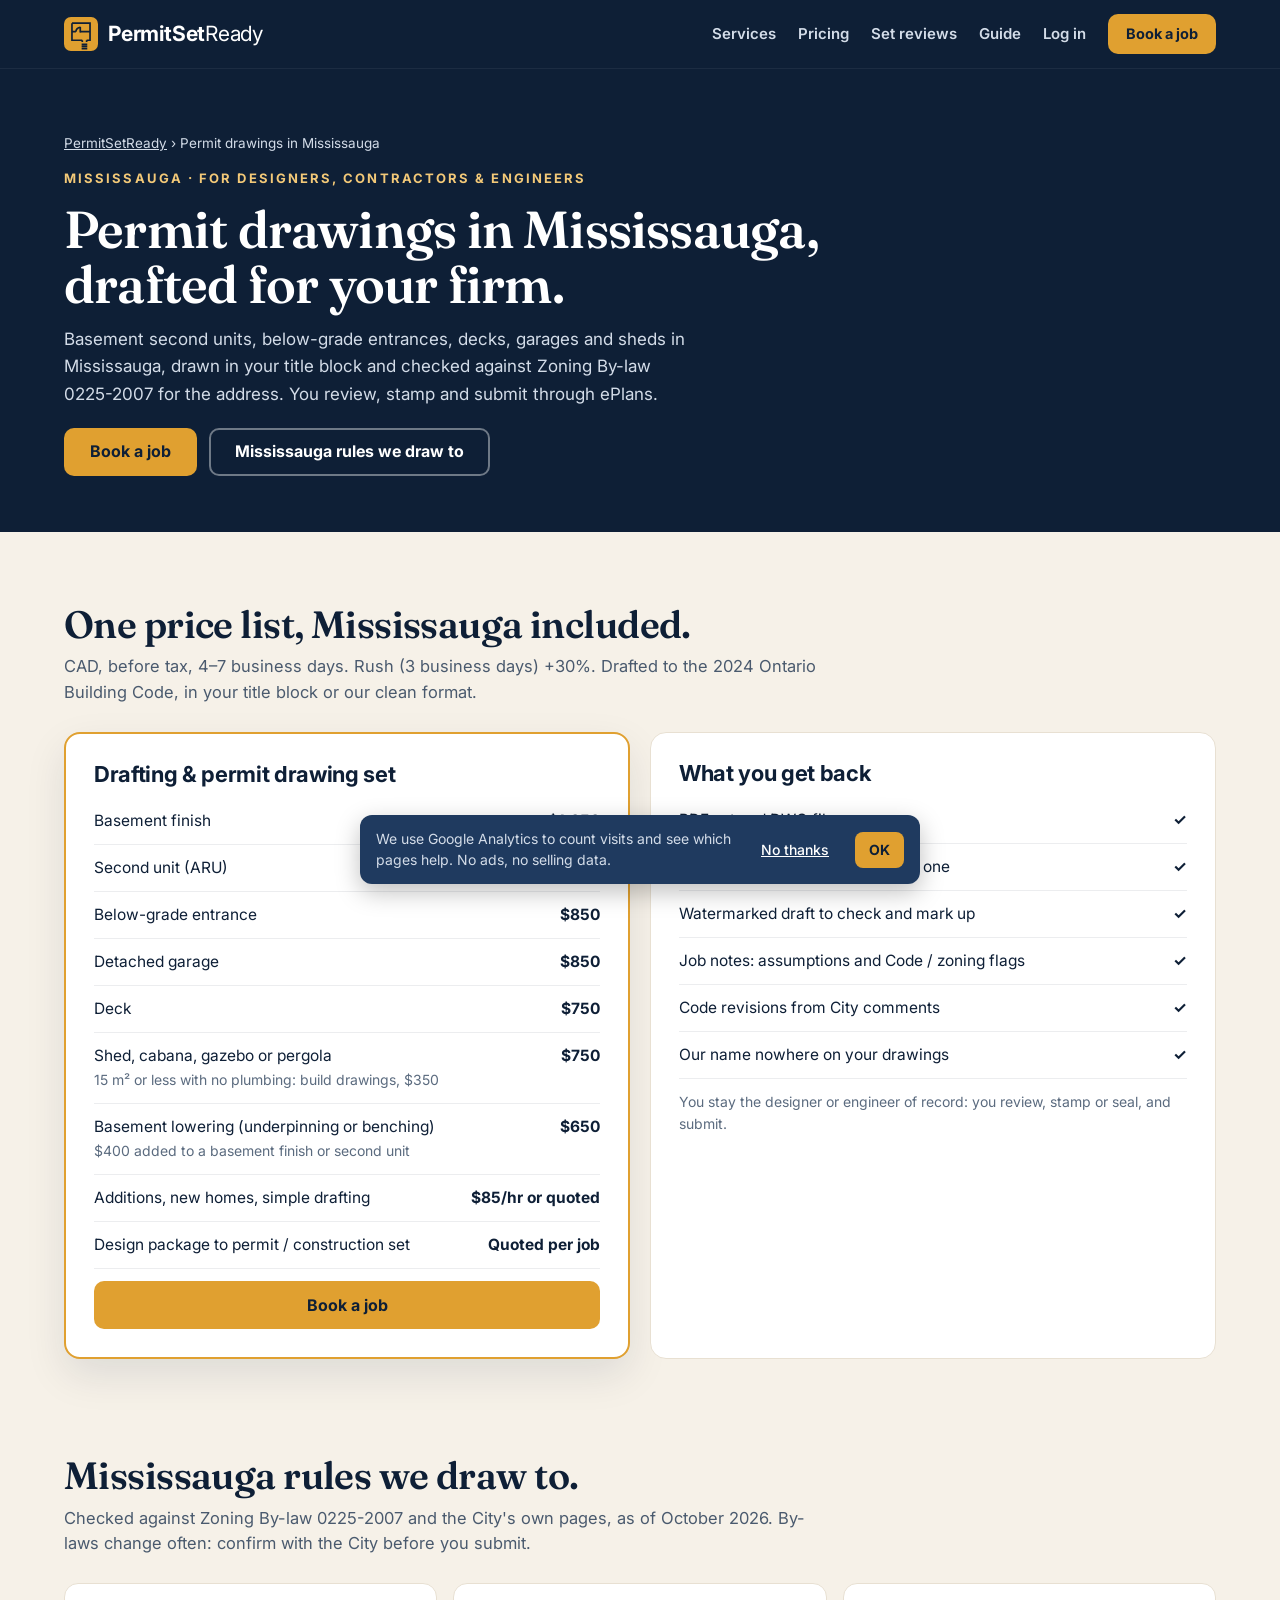
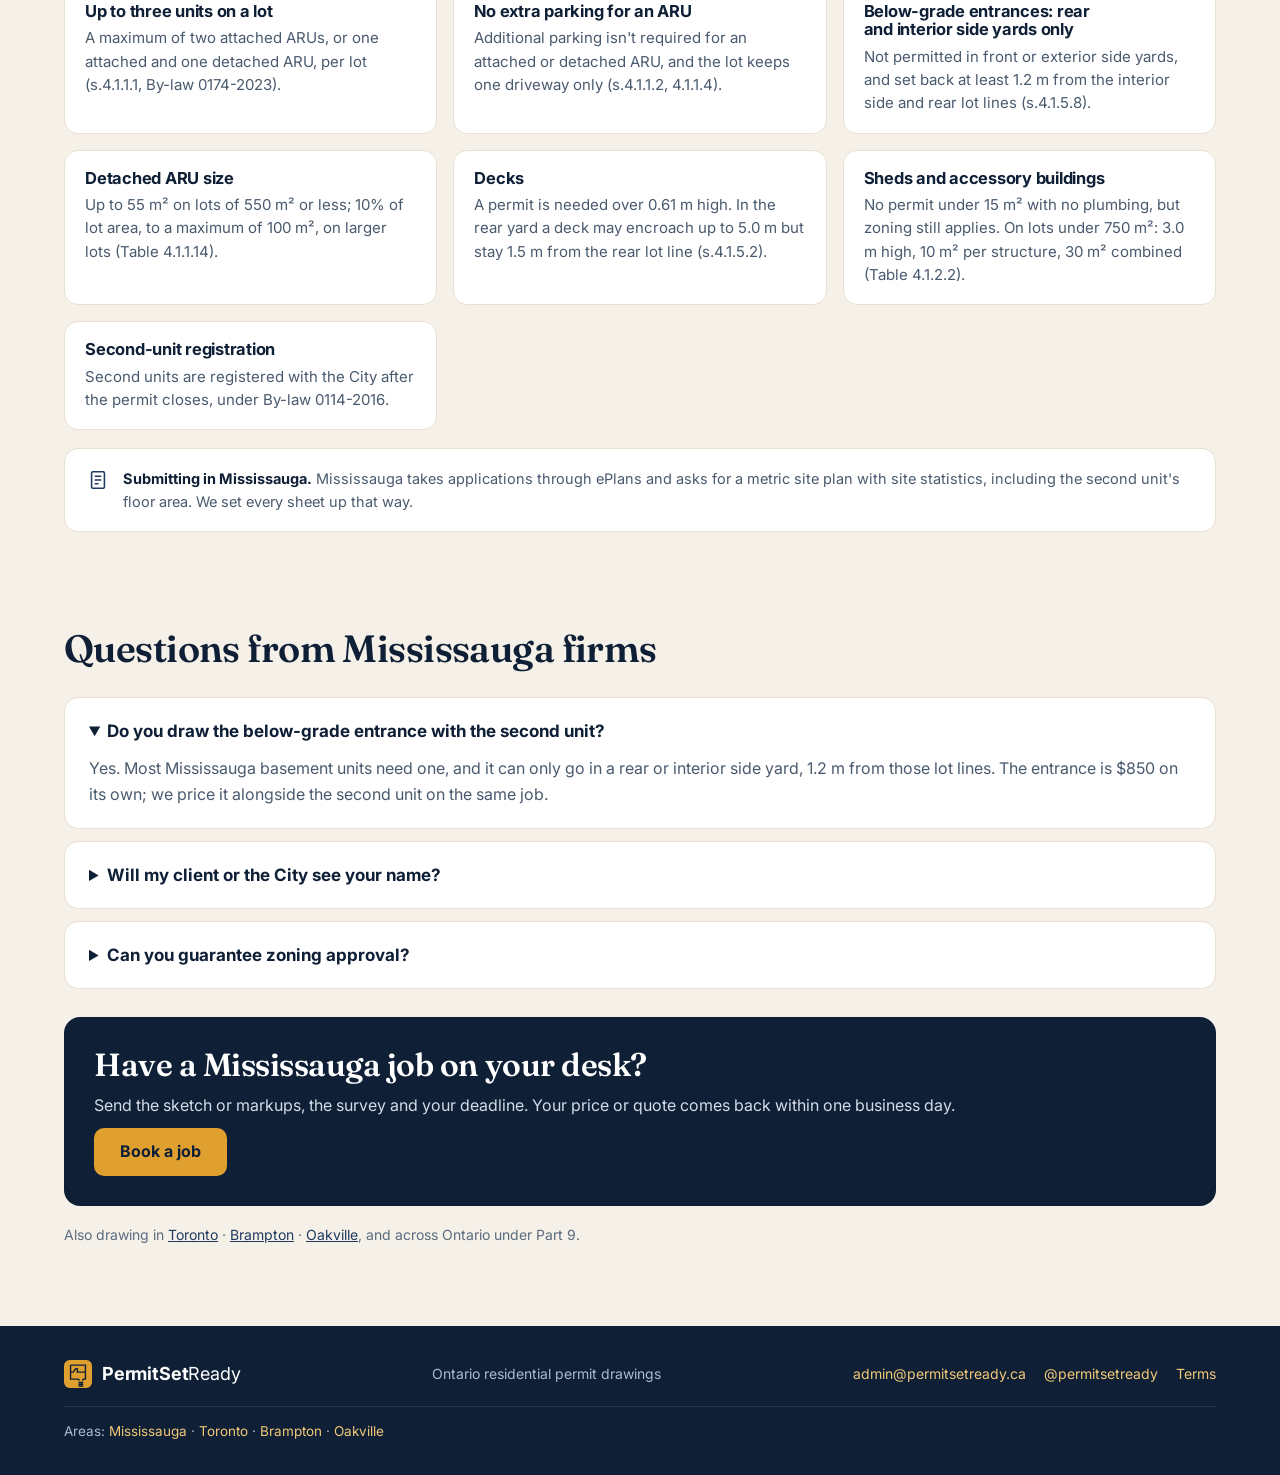
<file: permit-drawings/mississauga/index.html>
<!doctype html>
<html lang="en-CA">
<head>
<meta charset="utf-8">
<meta name="viewport" content="width=device-width, initial-scale=1, viewport-fit=cover">
<title>Permit Drawings in Mississauga for Designers &amp; Contractors | PermitSetReady</title>
<meta name="description" content="Drafting and permit drawing sets for Mississauga basements, second units, below-grade entrances, decks and garages. Drawn to the 2024 OBC and Zoning By-law 0225-2007, in your title block, in 4–7 business days.">
<link rel="canonical" href="https://permitsetready.ca/permit-drawings/mississauga/">
<meta property="og:title" content="Permit drawings in Mississauga, drafted for your firm">
<meta property="og:description" content="Drafting and permit drawing sets for Mississauga basements, second units, below-grade entrances, decks and garages. Drawn to the 2024 OBC and Zoning By-law 0225-2007, in your title block, in 4–7 business days.">
<meta property="og:image" content="https://permitsetready.ca/img/firm-desk.jpg">
<meta property="og:url" content="https://permitsetready.ca/permit-drawings/mississauga/">
<link rel="icon" href="/img/favicon.svg" type="image/svg+xml">
<link rel="preconnect" href="https://fonts.googleapis.com">
<link rel="preconnect" href="https://fonts.gstatic.com" crossorigin>
<link href="https://fonts.googleapis.com/css2?family=Inter:wght@400;500;600;700;800&family=Fraunces:ital,opsz,wght@0,9..144,500;0,9..144,600;1,9..144,600&display=swap" rel="stylesheet">
<link rel="stylesheet" href="/assets/site.css">
<style>
.rules{display:grid;grid-template-columns:repeat(auto-fit,minmax(min(100%,320px),1fr));gap:16px}
.rule{background:#fff;border:1px solid var(--line);border-radius:14px;padding:18px 20px}
.rule h3{font-size:16.5px;margin:0 0 6px}
.rule p{margin:0;color:var(--muted);font-size:15px;line-height:1.55}
.city-hero{background:var(--ink);color:#fff}
.city-hero .inner{padding-block:64px 56px;display:flex;flex-direction:column;gap:14px}
.city-hero h1{font-family:var(--f-display);font-weight:600;font-size:clamp(34px,5vw,52px);line-height:1.06;max-width:760px}
.city-hero .lead{color:var(--on-dark);max-width:640px;font-size:17px}
.city-hero .ctas{display:flex;flex-wrap:wrap;gap:12px;margin-top:6px}
.crumbs{font-size:13.5px;color:var(--on-dark)} .crumbs a{color:var(--on-dark)}
</style>
<script type="application/ld+json">{"@context": "https://schema.org", "@type": "Service", "name": "Permit drawing sets in Mississauga", "serviceType": "Residential drafting and permit drawings", "url": "https://permitsetready.ca/permit-drawings/mississauga/", "areaServed": {"@type": "City", "name": "Mississauga", "containedInPlace": {"@type": "State", "name": "Ontario"}}, "provider": {"@type": "ProfessionalService", "name": "PermitSetReady", "url": "https://permitsetready.ca/", "email": "admin@permitsetready.ca"}, "offers": [{"@type": "Offer", "name": "Basement finish", "price": "1050", "priceCurrency": "CAD"}, {"@type": "Offer", "name": "Second unit (ARU)", "price": "1400", "priceCurrency": "CAD"}, {"@type": "Offer", "name": "Below-grade entrance", "price": "850", "priceCurrency": "CAD"}, {"@type": "Offer", "name": "Detached garage", "price": "850", "priceCurrency": "CAD"}, {"@type": "Offer", "name": "Deck", "price": "750", "priceCurrency": "CAD"}, {"@type": "Offer", "name": "Shed, cabana, gazebo or pergola", "price": "750", "priceCurrency": "CAD"}, {"@type": "Offer", "name": "Basement lowering (underpinning or benching)", "price": "650", "priceCurrency": "CAD"}]}</script>
<script type="application/ld+json">{"@context": "https://schema.org", "@type": "FAQPage", "mainEntity": [{"@type": "Question", "name": "Do you draw the below-grade entrance with the second unit?", "acceptedAnswer": {"@type": "Answer", "text": "Yes. Most Mississauga basement units need one, and it can only go in a rear or interior side yard, 1.2 m from those lot lines. The entrance is $850 on its own; we price it alongside the second unit on the same job."}}, {"@type": "Question", "name": "Will my client or the City see your name?", "acceptedAnswer": {"@type": "Answer", "text": "No. The set goes out in your title block, under your name. We never contact your client or the municipality."}}, {"@type": "Question", "name": "Can you guarantee zoning approval?", "acceptedAnswer": {"@type": "Answer", "text": "No. We check the set against the zoning by-law for the address and flag anything tight on the job notes sheet, but approval rests with the municipality. By-laws change often, so confirm the current rules with the City before you submit."}}]}</script>
<script type="application/ld+json">{"@context": "https://schema.org", "@type": "BreadcrumbList", "itemListElement": [{"@type": "ListItem", "position": 1, "name": "PermitSetReady", "item": "https://permitsetready.ca/"}, {"@type": "ListItem", "position": 2, "name": "Permit drawings in Mississauga", "item": "https://permitsetready.ca/permit-drawings/mississauga/"}]}</script>
<script src="/assets/analytics.js" defer></script>
</head>
<body>
<header class="site-header">
  <div class="wrap">
    <nav aria-label="Main">
      <a class="logo" href="/" aria-label="PermitSetReady home"><img src="/img/logo-icon-amber.svg" alt="" width="34" height="34"><span><b>PermitSet</b>Ready</span></a>
      <button class="burger" type="button" aria-expanded="false" aria-controls="menu" onclick="var m=document.getElementById('menu');m.classList.toggle('open');this.setAttribute('aria-expanded',m.classList.contains('open'))">Menu</button>
      <div class="menu" id="menu">
        <a href="/#services">Services</a>
        <a href="/#pricing">Pricing</a>
        <a href="/review/">Set reviews</a>
        <a href="/guide/">Guide</a>
        <a href="/start/#jobs">Log in</a>
        <a class="btn btn-amber btn-sm" href="/start/#new">Book a job</a>
      </div>
    </nav>
  </div>
</header>
<main>
  <section class="city-hero">
    <div class="wrap inner">
      <p class="crumbs"><a href="/">PermitSetReady</a> › Permit drawings in Mississauga</p>
      <p class="eyebrow light">Mississauga · for designers, contractors &amp; engineers</p>
      <h1>Permit drawings in Mississauga, drafted for your firm.</h1>
      <p class="lead">Basement second units, below-grade entrances, decks, garages and sheds in Mississauga, drawn in your title block and checked against Zoning By-law 0225-2007 for the address. You review, stamp and submit through ePlans.</p>
      <div class="ctas"><a class="btn btn-amber" href="/start/#new">Book a job</a><a class="btn btn-ghost" href="#rules">Mississauga rules we draw to</a></div>
    </div>
  </section>

  <section class="wrap section" id="pricing">
    <div class="section-head"><h2>One price list, Mississauga included.</h2><p>CAD, before tax, 4–7 business days. Rush (3 business days) +30%. Drafted to the 2024 Ontario Building Code, in your title block or our clean format.</p></div>
    <div class="grid-2">
      <div class="card feature">
        <h3 style="font-size:22px">Drafting &amp; permit drawing set</h3>
        <ul class="plist">
          <li><span>Basement finish</span><b>$1,050</b></li>
          <li><span>Second unit (ARU)</span><b>$1,400</b></li>
          <li><span>Below-grade entrance</span><b>$850</b></li>
          <li><span>Detached garage</span><b>$850</b></li>
          <li><span>Deck</span><b>$750</b></li>
          <li><span>Shed, cabana, gazebo or pergola<br><span class="small">15 m² or less with no plumbing: build drawings, $350</span></span><b>$750</b></li>
          <li><span>Basement lowering (underpinning or benching)<br><span class="small">$400 added to a basement finish or second unit</span></span><b>$650</b></li>
          <li><span>Additions, new homes, simple drafting</span><b>$85/hr or quoted</b></li>
          <li><span>Design package to permit / construction set</span><b>Quoted per job</b></li>
        </ul>
        <a class="btn btn-amber" href="/start/#new">Book a job</a>
      </div>
      <div class="card">
        <h3 style="font-size:22px">What you get back</h3>
        <ul class="plist">
          <li><span>PDF set and DWG files</span><b>✓</b></li>
          <li><span>Your title block, or our unbranded one</span><b>✓</b></li>
          <li><span>Watermarked draft to check and mark up</span><b>✓</b></li>
          <li><span>Job notes: assumptions and Code / zoning flags</span><b>✓</b></li>
          <li><span>Code revisions from City comments</span><b>✓</b></li>
          <li><span>Our name nowhere on your drawings</span><b>✓</b></li>
        </ul>
        <p class="small">You stay the designer or engineer of record: you review, stamp or seal, and submit.</p>
      </div>
    </div>
  </section>

  <section class="wrap section" id="rules">
    <div class="section-head"><h2>Mississauga rules we draw to.</h2><p>Checked against Zoning By-law 0225-2007 and the City's own pages, as of October 2026. By-laws change often: confirm with the City before you submit.</p></div>
    <div class="rules">
      <div class="rule"><h3>Up to three units on a lot</h3><p>A maximum of two attached ARUs, or one attached and one detached ARU, per lot (s.4.1.1.1, By-law 0174-2023).</p></div>
      <div class="rule"><h3>No extra parking for an ARU</h3><p>Additional parking isn&#x27;t required for an attached or detached ARU, and the lot keeps one driveway only (s.4.1.1.2, 4.1.1.4).</p></div>
      <div class="rule"><h3>Below-grade entrances: rear and interior side yards only</h3><p>Not permitted in front or exterior side yards, and set back at least 1.2 m from the interior side and rear lot lines (s.4.1.5.8).</p></div>
      <div class="rule"><h3>Detached ARU size</h3><p>Up to 55 m² on lots of 550 m² or less; 10% of lot area, to a maximum of 100 m², on larger lots (Table 4.1.1.14).</p></div>
      <div class="rule"><h3>Decks</h3><p>A permit is needed over 0.61 m high. In the rear yard a deck may encroach up to 5.0 m but stay 1.5 m from the rear lot line (s.4.1.5.2).</p></div>
      <div class="rule"><h3>Sheds and accessory buildings</h3><p>No permit under 15 m² with no plumbing, but zoning still applies. On lots under 750 m²: 3.0 m high, 10 m² per structure, 30 m² combined (Table 4.1.2.2).</p></div>
      <div class="rule"><h3>Second-unit registration</h3><p>Second units are registered with the City after the permit closes, under By-law 0114-2016.</p></div>
    </div>
    <div class="callout" style="margin-top:18px"><svg viewBox="0 0 24 24" width="22" height="22" fill="none" stroke="var(--navy)" stroke-width="1.7" stroke-linecap="round" stroke-linejoin="round" aria-hidden="true"><rect x="5" y="3" width="14" height="18" rx="1.5"></rect><path d="M9 8h6M9 12h6M9 16h3"></path></svg><p style="margin:0"><b>Submitting in Mississauga.</b> Mississauga takes applications through ePlans and asks for a metric site plan with site statistics, including the second unit&#x27;s floor area. We set every sheet up that way.</p></div>
  </section>

  <section class="wrap section last" id="faq">
    <div class="section-head"><h2>Questions from Mississauga firms</h2></div>
    <div class="faq">
      <details open><summary>Do you draw the below-grade entrance with the second unit?</summary><p>Yes. Most Mississauga basement units need one, and it can only go in a rear or interior side yard, 1.2 m from those lot lines. The entrance is $850 on its own; we price it alongside the second unit on the same job.</p></details>
      <details><summary>Will my client or the City see your name?</summary><p>No. The set goes out in your title block, under your name. We never contact your client or the municipality.</p></details>
      <details><summary>Can you guarantee zoning approval?</summary><p>No. We check the set against the zoning by-law for the address and flag anything tight on the job notes sheet, but approval rests with the municipality. By-laws change often, so confirm the current rules with the City before you submit.</p></details>
    </div>
    <div class="card dark" style="margin-top:28px;gap:10px;padding:30px">
      <h2 class="serif" style="color:#fff;font-size:clamp(24px,3.4vw,32px);margin:0">Have a Mississauga job on your desk?</h2>
      <p style="color:var(--on-dark);margin:0">Send the sketch or markups, the survey and your deadline. Your price or quote comes back within one business day.</p>
      <div><a class="btn btn-amber" href="/start/#new">Book a job</a></div>
    </div>
    <p class="small" style="margin-top:18px">Also drawing in <a href="/permit-drawings/toronto/">Toronto</a> · <a href="/permit-drawings/brampton/">Brampton</a> · <a href="/permit-drawings/oakville/">Oakville</a>, and across Ontario under Part 9.</p>
  </section>
</main>
<footer class="site-footer">
  <div class="wrap row">
    <a class="logo" href="/"><img src="/img/logo-icon-amber.svg" alt="" width="28" height="28"><span><b>PermitSet</b>Ready</span></a>
    <span>Ontario residential permit drawings</span>
    <span class="links"><a href="mailto:admin@permitsetready.ca">admin@permitsetready.ca</a><a href="https://instagram.com/permitsetready" rel="noopener" target="_blank">@permitsetready</a><a href="/terms/">Terms</a></span>
    <span class="areas">Areas: <a href="/permit-drawings/mississauga/">Mississauga</a> · <a href="/permit-drawings/toronto/">Toronto</a> · <a href="/permit-drawings/brampton/">Brampton</a> · <a href="/permit-drawings/oakville/">Oakville</a></span>
  </div>
</footer>
</body>
</html>
</file>
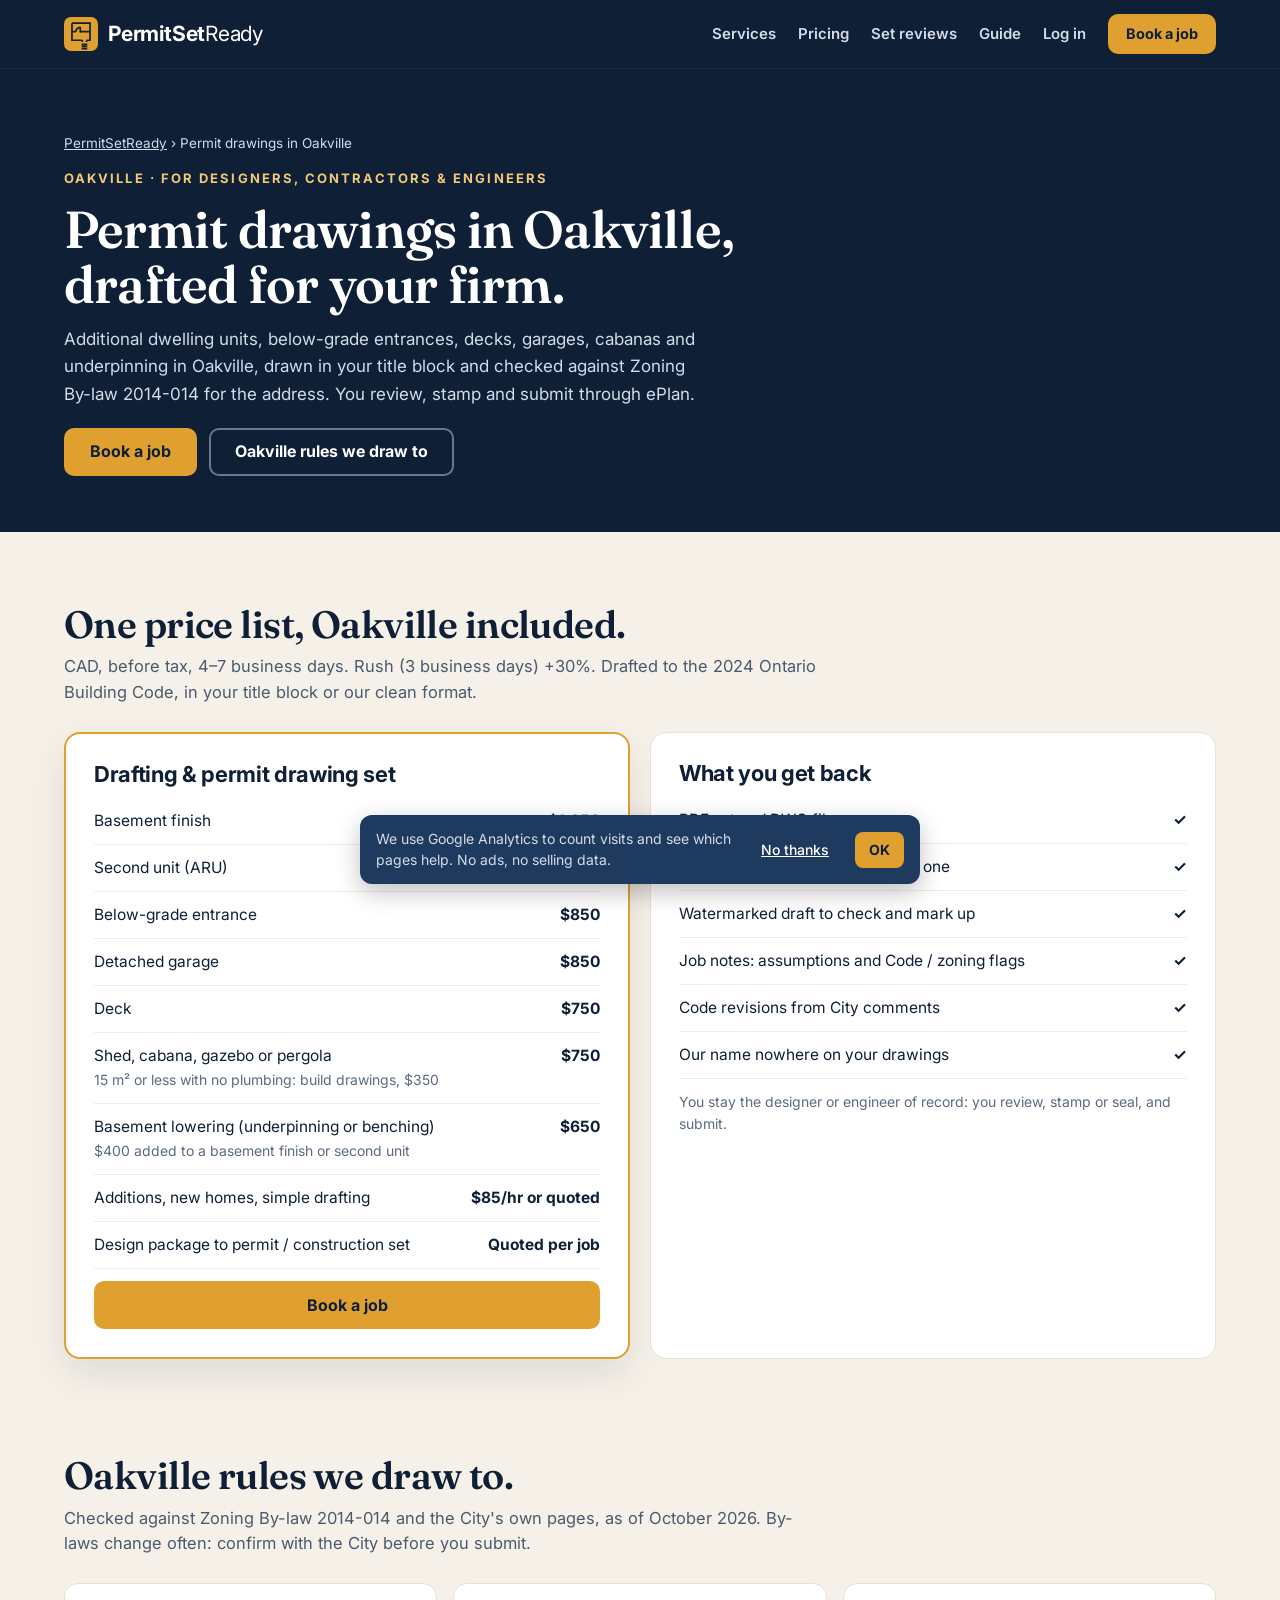
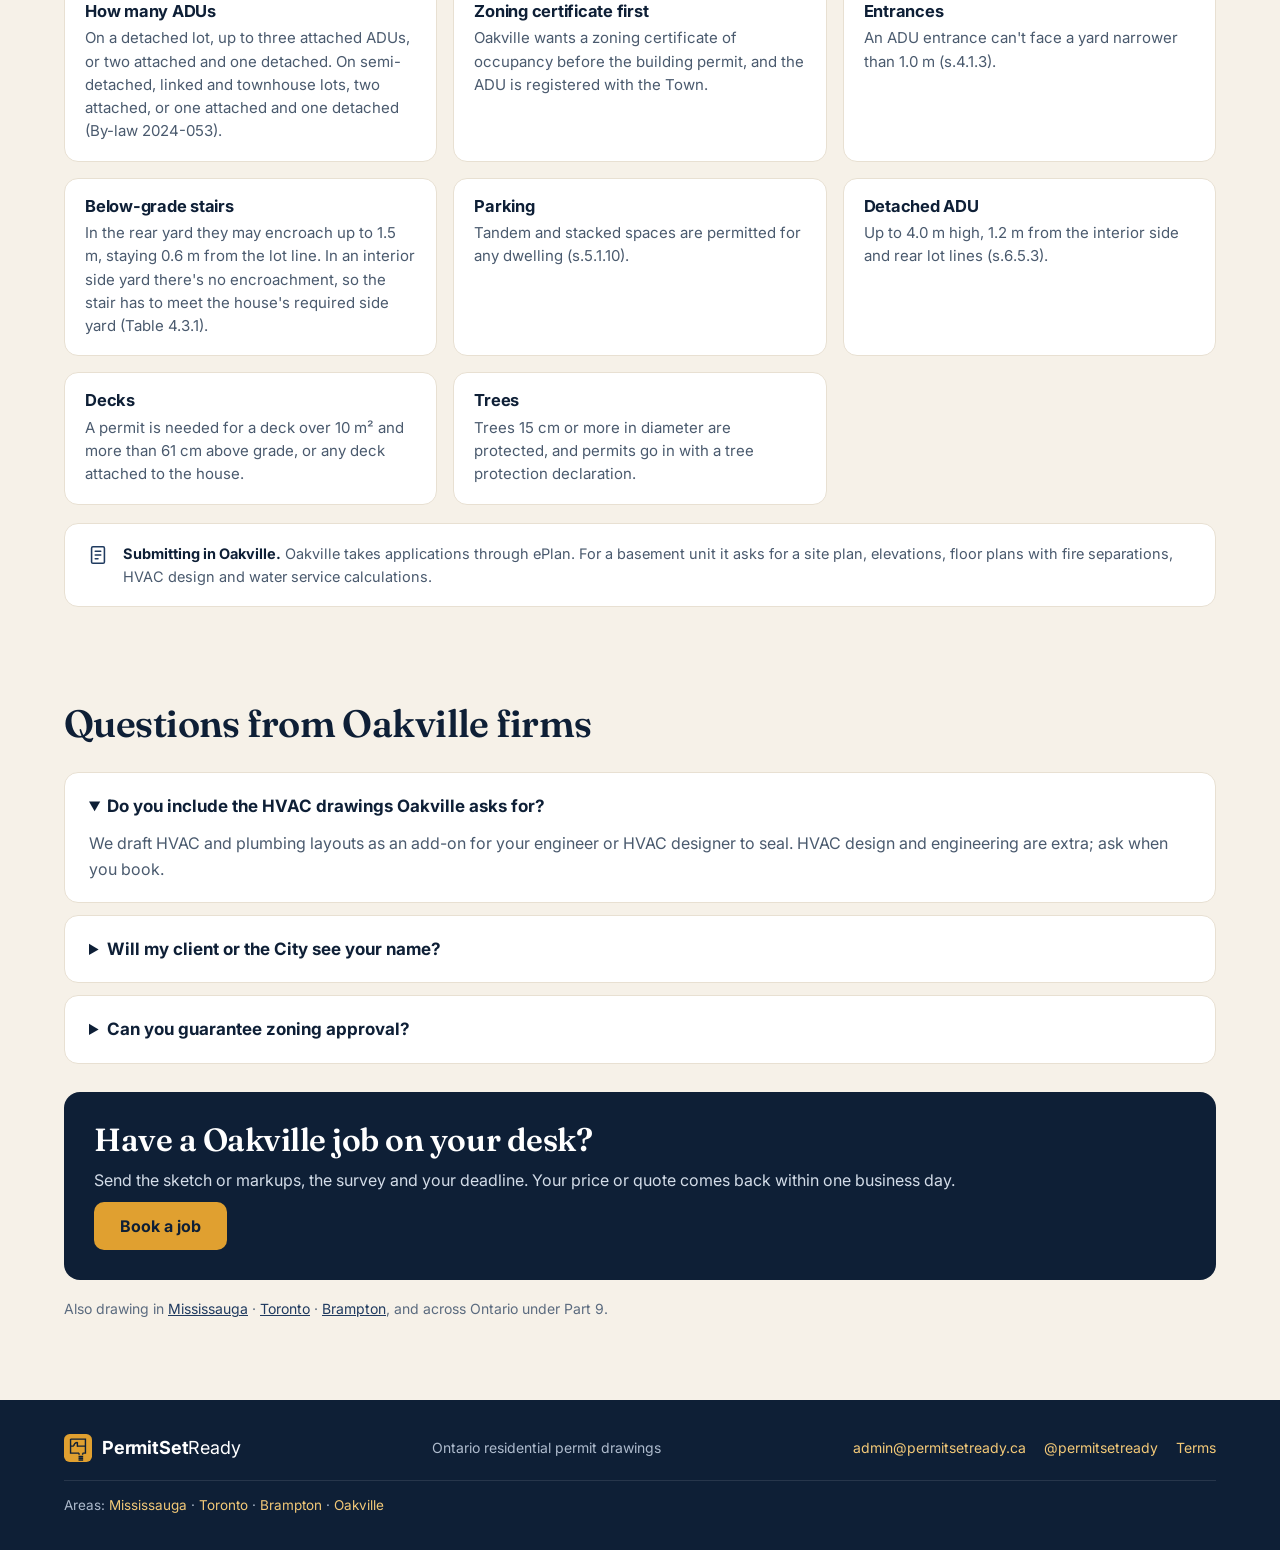
<file: permit-drawings/oakville/index.html>
<!doctype html>
<html lang="en-CA">
<head>
<meta charset="utf-8">
<meta name="viewport" content="width=device-width, initial-scale=1, viewport-fit=cover">
<title>Permit Drawings in Oakville for Designers &amp; Contractors | PermitSetReady</title>
<meta name="description" content="Drafting and permit drawing sets for Oakville basements, second units, below-grade entrances, decks and garages. Drawn to the 2024 OBC and Zoning By-law 2014-014, in your title block, in 4–7 business days.">
<link rel="canonical" href="https://permitsetready.ca/permit-drawings/oakville/">
<meta property="og:title" content="Permit drawings in Oakville, drafted for your firm">
<meta property="og:description" content="Drafting and permit drawing sets for Oakville basements, second units, below-grade entrances, decks and garages. Drawn to the 2024 OBC and Zoning By-law 2014-014, in your title block, in 4–7 business days.">
<meta property="og:image" content="https://permitsetready.ca/img/firm-desk.jpg">
<meta property="og:url" content="https://permitsetready.ca/permit-drawings/oakville/">
<link rel="icon" href="/img/favicon.svg" type="image/svg+xml">
<link rel="preconnect" href="https://fonts.googleapis.com">
<link rel="preconnect" href="https://fonts.gstatic.com" crossorigin>
<link href="https://fonts.googleapis.com/css2?family=Inter:wght@400;500;600;700;800&family=Fraunces:ital,opsz,wght@0,9..144,500;0,9..144,600;1,9..144,600&display=swap" rel="stylesheet">
<link rel="stylesheet" href="/assets/site.css">
<style>
.rules{display:grid;grid-template-columns:repeat(auto-fit,minmax(min(100%,320px),1fr));gap:16px}
.rule{background:#fff;border:1px solid var(--line);border-radius:14px;padding:18px 20px}
.rule h3{font-size:16.5px;margin:0 0 6px}
.rule p{margin:0;color:var(--muted);font-size:15px;line-height:1.55}
.city-hero{background:var(--ink);color:#fff}
.city-hero .inner{padding-block:64px 56px;display:flex;flex-direction:column;gap:14px}
.city-hero h1{font-family:var(--f-display);font-weight:600;font-size:clamp(34px,5vw,52px);line-height:1.06;max-width:760px}
.city-hero .lead{color:var(--on-dark);max-width:640px;font-size:17px}
.city-hero .ctas{display:flex;flex-wrap:wrap;gap:12px;margin-top:6px}
.crumbs{font-size:13.5px;color:var(--on-dark)} .crumbs a{color:var(--on-dark)}
</style>
<script type="application/ld+json">{"@context": "https://schema.org", "@type": "Service", "name": "Permit drawing sets in Oakville", "serviceType": "Residential drafting and permit drawings", "url": "https://permitsetready.ca/permit-drawings/oakville/", "areaServed": {"@type": "City", "name": "Oakville", "containedInPlace": {"@type": "State", "name": "Ontario"}}, "provider": {"@type": "ProfessionalService", "name": "PermitSetReady", "url": "https://permitsetready.ca/", "email": "admin@permitsetready.ca"}, "offers": [{"@type": "Offer", "name": "Basement finish", "price": "1050", "priceCurrency": "CAD"}, {"@type": "Offer", "name": "Second unit (ARU)", "price": "1400", "priceCurrency": "CAD"}, {"@type": "Offer", "name": "Below-grade entrance", "price": "850", "priceCurrency": "CAD"}, {"@type": "Offer", "name": "Detached garage", "price": "850", "priceCurrency": "CAD"}, {"@type": "Offer", "name": "Deck", "price": "750", "priceCurrency": "CAD"}, {"@type": "Offer", "name": "Shed, cabana, gazebo or pergola", "price": "750", "priceCurrency": "CAD"}, {"@type": "Offer", "name": "Basement lowering (underpinning or benching)", "price": "650", "priceCurrency": "CAD"}]}</script>
<script type="application/ld+json">{"@context": "https://schema.org", "@type": "FAQPage", "mainEntity": [{"@type": "Question", "name": "Do you include the HVAC drawings Oakville asks for?", "acceptedAnswer": {"@type": "Answer", "text": "We draft HVAC and plumbing layouts as an add-on for your engineer or HVAC designer to seal. HVAC design and engineering are extra; ask when you book."}}, {"@type": "Question", "name": "Will my client or the City see your name?", "acceptedAnswer": {"@type": "Answer", "text": "No. The set goes out in your title block, under your name. We never contact your client or the municipality."}}, {"@type": "Question", "name": "Can you guarantee zoning approval?", "acceptedAnswer": {"@type": "Answer", "text": "No. We check the set against the zoning by-law for the address and flag anything tight on the job notes sheet, but approval rests with the municipality. By-laws change often, so confirm the current rules with the City before you submit."}}]}</script>
<script type="application/ld+json">{"@context": "https://schema.org", "@type": "BreadcrumbList", "itemListElement": [{"@type": "ListItem", "position": 1, "name": "PermitSetReady", "item": "https://permitsetready.ca/"}, {"@type": "ListItem", "position": 2, "name": "Permit drawings in Oakville", "item": "https://permitsetready.ca/permit-drawings/oakville/"}]}</script>
<script src="/assets/analytics.js" defer></script>
</head>
<body>
<header class="site-header">
  <div class="wrap">
    <nav aria-label="Main">
      <a class="logo" href="/" aria-label="PermitSetReady home"><img src="/img/logo-icon-amber.svg" alt="" width="34" height="34"><span><b>PermitSet</b>Ready</span></a>
      <button class="burger" type="button" aria-expanded="false" aria-controls="menu" onclick="var m=document.getElementById('menu');m.classList.toggle('open');this.setAttribute('aria-expanded',m.classList.contains('open'))">Menu</button>
      <div class="menu" id="menu">
        <a href="/#services">Services</a>
        <a href="/#pricing">Pricing</a>
        <a href="/review/">Set reviews</a>
        <a href="/guide/">Guide</a>
        <a href="/start/#jobs">Log in</a>
        <a class="btn btn-amber btn-sm" href="/start/#new">Book a job</a>
      </div>
    </nav>
  </div>
</header>
<main>
  <section class="city-hero">
    <div class="wrap inner">
      <p class="crumbs"><a href="/">PermitSetReady</a> › Permit drawings in Oakville</p>
      <p class="eyebrow light">Oakville · for designers, contractors &amp; engineers</p>
      <h1>Permit drawings in Oakville, drafted for your firm.</h1>
      <p class="lead">Additional dwelling units, below-grade entrances, decks, garages, cabanas and underpinning in Oakville, drawn in your title block and checked against Zoning By-law 2014-014 for the address. You review, stamp and submit through ePlan.</p>
      <div class="ctas"><a class="btn btn-amber" href="/start/#new">Book a job</a><a class="btn btn-ghost" href="#rules">Oakville rules we draw to</a></div>
    </div>
  </section>

  <section class="wrap section" id="pricing">
    <div class="section-head"><h2>One price list, Oakville included.</h2><p>CAD, before tax, 4–7 business days. Rush (3 business days) +30%. Drafted to the 2024 Ontario Building Code, in your title block or our clean format.</p></div>
    <div class="grid-2">
      <div class="card feature">
        <h3 style="font-size:22px">Drafting &amp; permit drawing set</h3>
        <ul class="plist">
          <li><span>Basement finish</span><b>$1,050</b></li>
          <li><span>Second unit (ARU)</span><b>$1,400</b></li>
          <li><span>Below-grade entrance</span><b>$850</b></li>
          <li><span>Detached garage</span><b>$850</b></li>
          <li><span>Deck</span><b>$750</b></li>
          <li><span>Shed, cabana, gazebo or pergola<br><span class="small">15 m² or less with no plumbing: build drawings, $350</span></span><b>$750</b></li>
          <li><span>Basement lowering (underpinning or benching)<br><span class="small">$400 added to a basement finish or second unit</span></span><b>$650</b></li>
          <li><span>Additions, new homes, simple drafting</span><b>$85/hr or quoted</b></li>
          <li><span>Design package to permit / construction set</span><b>Quoted per job</b></li>
        </ul>
        <a class="btn btn-amber" href="/start/#new">Book a job</a>
      </div>
      <div class="card">
        <h3 style="font-size:22px">What you get back</h3>
        <ul class="plist">
          <li><span>PDF set and DWG files</span><b>✓</b></li>
          <li><span>Your title block, or our unbranded one</span><b>✓</b></li>
          <li><span>Watermarked draft to check and mark up</span><b>✓</b></li>
          <li><span>Job notes: assumptions and Code / zoning flags</span><b>✓</b></li>
          <li><span>Code revisions from City comments</span><b>✓</b></li>
          <li><span>Our name nowhere on your drawings</span><b>✓</b></li>
        </ul>
        <p class="small">You stay the designer or engineer of record: you review, stamp or seal, and submit.</p>
      </div>
    </div>
  </section>

  <section class="wrap section" id="rules">
    <div class="section-head"><h2>Oakville rules we draw to.</h2><p>Checked against Zoning By-law 2014-014 and the City's own pages, as of October 2026. By-laws change often: confirm with the City before you submit.</p></div>
    <div class="rules">
      <div class="rule"><h3>How many ADUs</h3><p>On a detached lot, up to three attached ADUs, or two attached and one detached. On semi-detached, linked and townhouse lots, two attached, or one attached and one detached (By-law 2024-053).</p></div>
      <div class="rule"><h3>Zoning certificate first</h3><p>Oakville wants a zoning certificate of occupancy before the building permit, and the ADU is registered with the Town.</p></div>
      <div class="rule"><h3>Entrances</h3><p>An ADU entrance can&#x27;t face a yard narrower than 1.0 m (s.4.1.3).</p></div>
      <div class="rule"><h3>Below-grade stairs</h3><p>In the rear yard they may encroach up to 1.5 m, staying 0.6 m from the lot line. In an interior side yard there&#x27;s no encroachment, so the stair has to meet the house&#x27;s required side yard (Table 4.3.1).</p></div>
      <div class="rule"><h3>Parking</h3><p>Tandem and stacked spaces are permitted for any dwelling (s.5.1.10).</p></div>
      <div class="rule"><h3>Detached ADU</h3><p>Up to 4.0 m high, 1.2 m from the interior side and rear lot lines (s.6.5.3).</p></div>
      <div class="rule"><h3>Decks</h3><p>A permit is needed for a deck over 10 m² and more than 61 cm above grade, or any deck attached to the house.</p></div>
      <div class="rule"><h3>Trees</h3><p>Trees 15 cm or more in diameter are protected, and permits go in with a tree protection declaration.</p></div>
    </div>
    <div class="callout" style="margin-top:18px"><svg viewBox="0 0 24 24" width="22" height="22" fill="none" stroke="var(--navy)" stroke-width="1.7" stroke-linecap="round" stroke-linejoin="round" aria-hidden="true"><rect x="5" y="3" width="14" height="18" rx="1.5"></rect><path d="M9 8h6M9 12h6M9 16h3"></path></svg><p style="margin:0"><b>Submitting in Oakville.</b> Oakville takes applications through ePlan. For a basement unit it asks for a site plan, elevations, floor plans with fire separations, HVAC design and water service calculations.</p></div>
  </section>

  <section class="wrap section last" id="faq">
    <div class="section-head"><h2>Questions from Oakville firms</h2></div>
    <div class="faq">
      <details open><summary>Do you include the HVAC drawings Oakville asks for?</summary><p>We draft HVAC and plumbing layouts as an add-on for your engineer or HVAC designer to seal. HVAC design and engineering are extra; ask when you book.</p></details>
      <details><summary>Will my client or the City see your name?</summary><p>No. The set goes out in your title block, under your name. We never contact your client or the municipality.</p></details>
      <details><summary>Can you guarantee zoning approval?</summary><p>No. We check the set against the zoning by-law for the address and flag anything tight on the job notes sheet, but approval rests with the municipality. By-laws change often, so confirm the current rules with the City before you submit.</p></details>
    </div>
    <div class="card dark" style="margin-top:28px;gap:10px;padding:30px">
      <h2 class="serif" style="color:#fff;font-size:clamp(24px,3.4vw,32px);margin:0">Have a Oakville job on your desk?</h2>
      <p style="color:var(--on-dark);margin:0">Send the sketch or markups, the survey and your deadline. Your price or quote comes back within one business day.</p>
      <div><a class="btn btn-amber" href="/start/#new">Book a job</a></div>
    </div>
    <p class="small" style="margin-top:18px">Also drawing in <a href="/permit-drawings/mississauga/">Mississauga</a> · <a href="/permit-drawings/toronto/">Toronto</a> · <a href="/permit-drawings/brampton/">Brampton</a>, and across Ontario under Part 9.</p>
  </section>
</main>
<footer class="site-footer">
  <div class="wrap row">
    <a class="logo" href="/"><img src="/img/logo-icon-amber.svg" alt="" width="28" height="28"><span><b>PermitSet</b>Ready</span></a>
    <span>Ontario residential permit drawings</span>
    <span class="links"><a href="mailto:admin@permitsetready.ca">admin@permitsetready.ca</a><a href="https://instagram.com/permitsetready" rel="noopener" target="_blank">@permitsetready</a><a href="/terms/">Terms</a></span>
    <span class="areas">Areas: <a href="/permit-drawings/mississauga/">Mississauga</a> · <a href="/permit-drawings/toronto/">Toronto</a> · <a href="/permit-drawings/brampton/">Brampton</a> · <a href="/permit-drawings/oakville/">Oakville</a></span>
  </div>
</footer>
</body>
</html>
</file>
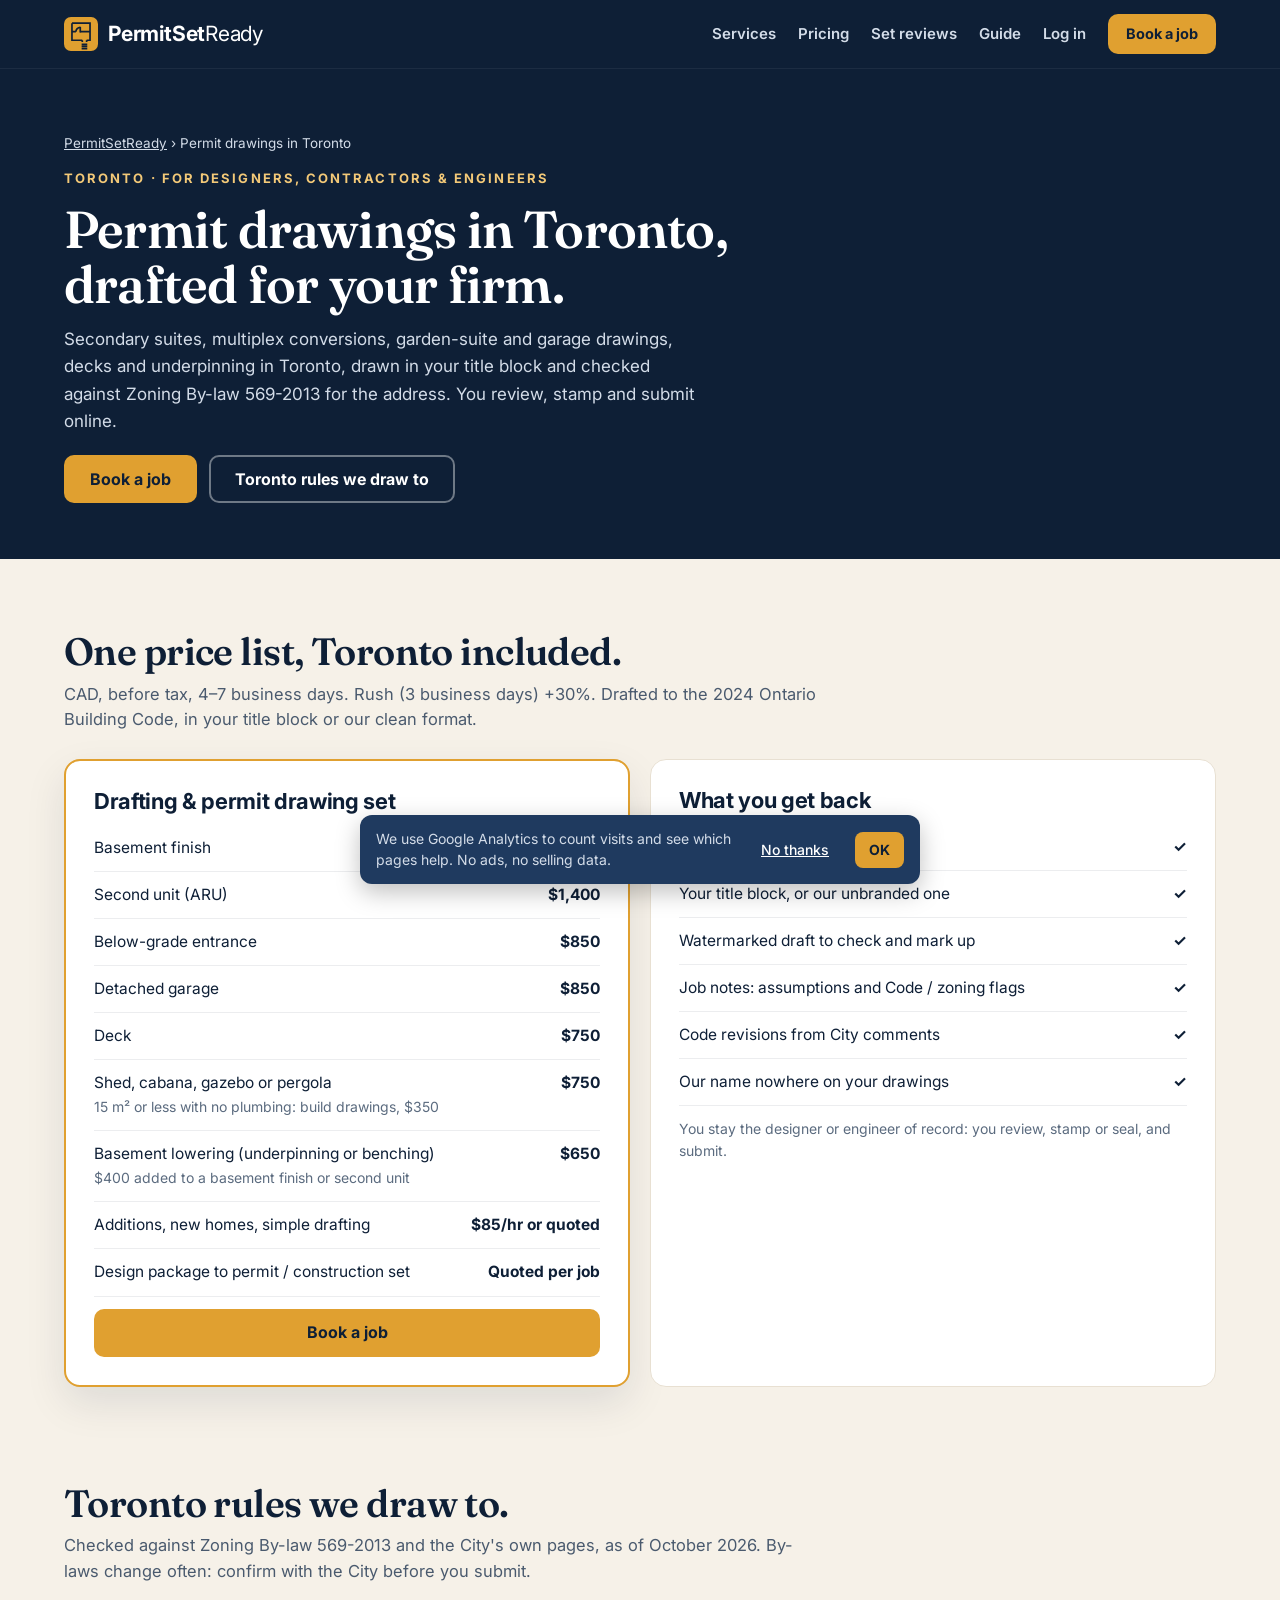
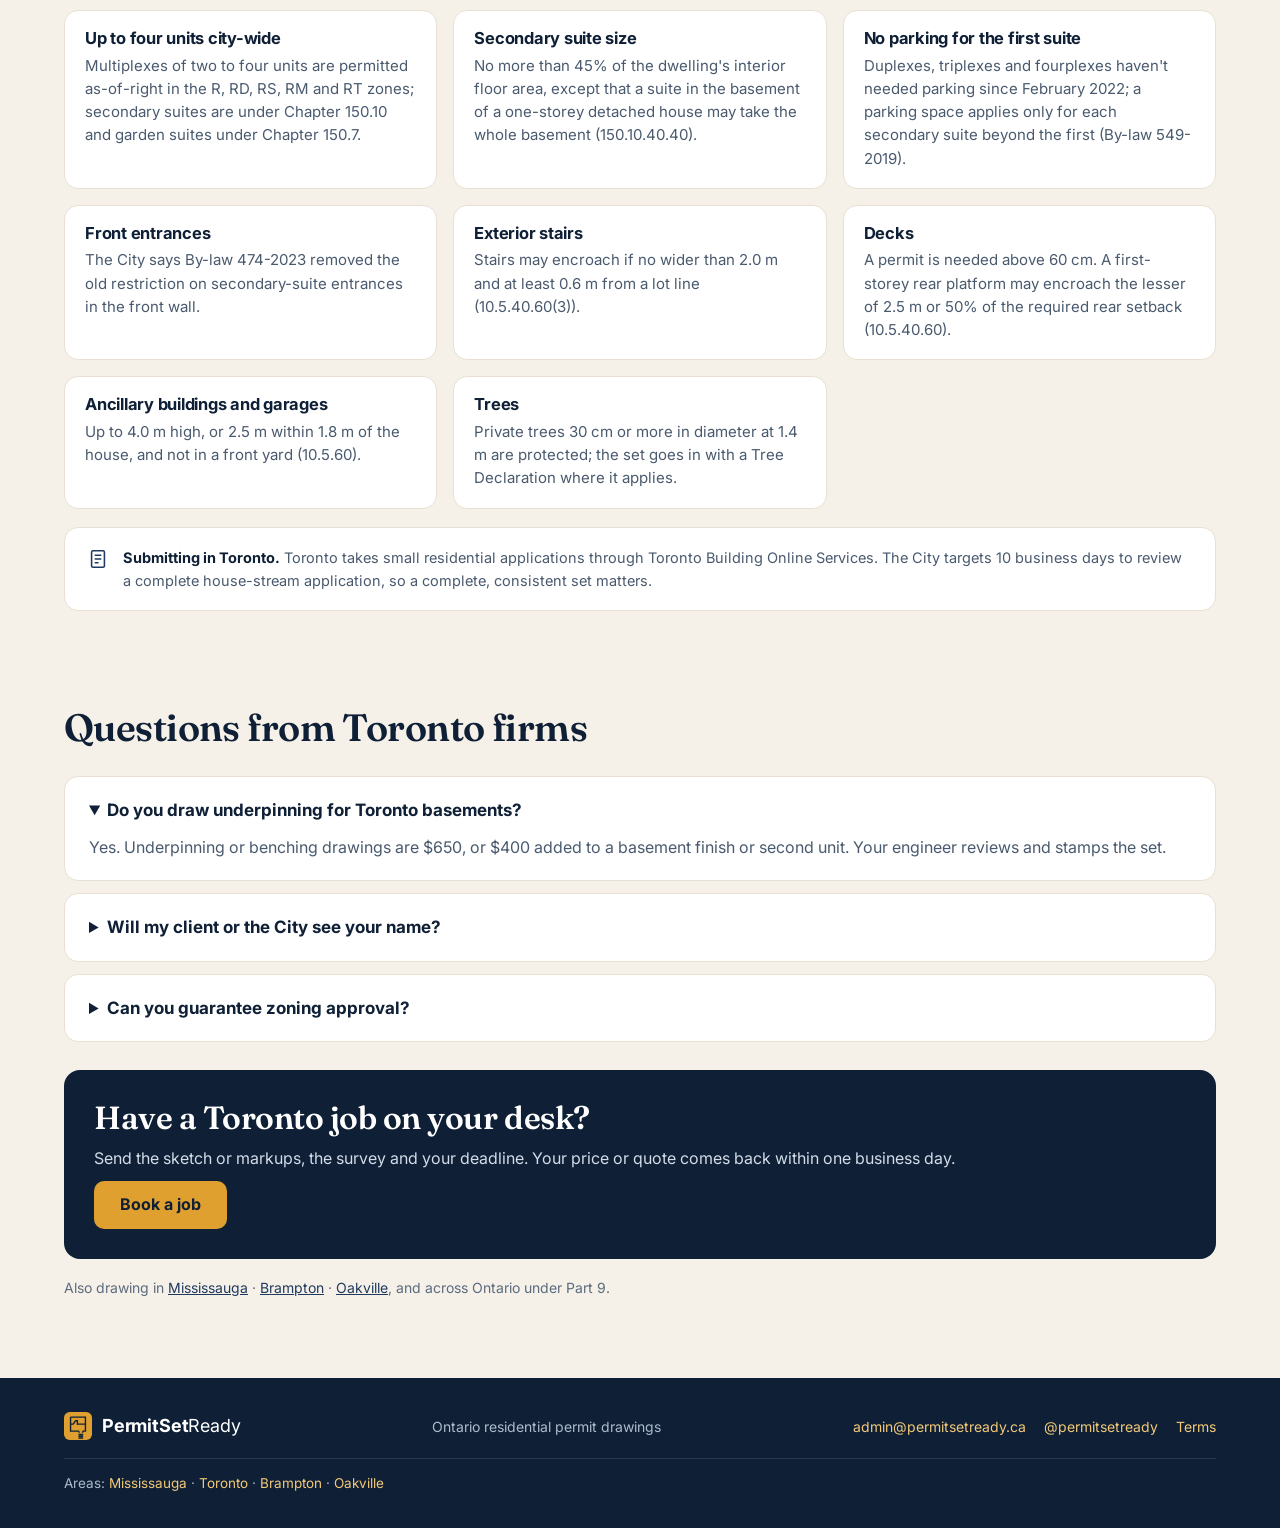
<file: permit-drawings/toronto/index.html>
<!doctype html>
<html lang="en-CA">
<head>
<meta charset="utf-8">
<meta name="viewport" content="width=device-width, initial-scale=1, viewport-fit=cover">
<title>Permit Drawings in Toronto for Designers &amp; Contractors | PermitSetReady</title>
<meta name="description" content="Drafting and permit drawing sets for Toronto basements, second units, below-grade entrances, decks and garages. Drawn to the 2024 OBC and Zoning By-law 569-2013, in your title block, in 4–7 business days.">
<link rel="canonical" href="https://permitsetready.ca/permit-drawings/toronto/">
<meta property="og:title" content="Permit drawings in Toronto, drafted for your firm">
<meta property="og:description" content="Drafting and permit drawing sets for Toronto basements, second units, below-grade entrances, decks and garages. Drawn to the 2024 OBC and Zoning By-law 569-2013, in your title block, in 4–7 business days.">
<meta property="og:image" content="https://permitsetready.ca/img/firm-desk.jpg">
<meta property="og:url" content="https://permitsetready.ca/permit-drawings/toronto/">
<link rel="icon" href="/img/favicon.svg" type="image/svg+xml">
<link rel="preconnect" href="https://fonts.googleapis.com">
<link rel="preconnect" href="https://fonts.gstatic.com" crossorigin>
<link href="https://fonts.googleapis.com/css2?family=Inter:wght@400;500;600;700;800&family=Fraunces:ital,opsz,wght@0,9..144,500;0,9..144,600;1,9..144,600&display=swap" rel="stylesheet">
<link rel="stylesheet" href="/assets/site.css">
<style>
.rules{display:grid;grid-template-columns:repeat(auto-fit,minmax(min(100%,320px),1fr));gap:16px}
.rule{background:#fff;border:1px solid var(--line);border-radius:14px;padding:18px 20px}
.rule h3{font-size:16.5px;margin:0 0 6px}
.rule p{margin:0;color:var(--muted);font-size:15px;line-height:1.55}
.city-hero{background:var(--ink);color:#fff}
.city-hero .inner{padding-block:64px 56px;display:flex;flex-direction:column;gap:14px}
.city-hero h1{font-family:var(--f-display);font-weight:600;font-size:clamp(34px,5vw,52px);line-height:1.06;max-width:760px}
.city-hero .lead{color:var(--on-dark);max-width:640px;font-size:17px}
.city-hero .ctas{display:flex;flex-wrap:wrap;gap:12px;margin-top:6px}
.crumbs{font-size:13.5px;color:var(--on-dark)} .crumbs a{color:var(--on-dark)}
</style>
<script type="application/ld+json">{"@context": "https://schema.org", "@type": "Service", "name": "Permit drawing sets in Toronto", "serviceType": "Residential drafting and permit drawings", "url": "https://permitsetready.ca/permit-drawings/toronto/", "areaServed": {"@type": "City", "name": "Toronto", "containedInPlace": {"@type": "State", "name": "Ontario"}}, "provider": {"@type": "ProfessionalService", "name": "PermitSetReady", "url": "https://permitsetready.ca/", "email": "admin@permitsetready.ca"}, "offers": [{"@type": "Offer", "name": "Basement finish", "price": "1050", "priceCurrency": "CAD"}, {"@type": "Offer", "name": "Second unit (ARU)", "price": "1400", "priceCurrency": "CAD"}, {"@type": "Offer", "name": "Below-grade entrance", "price": "850", "priceCurrency": "CAD"}, {"@type": "Offer", "name": "Detached garage", "price": "850", "priceCurrency": "CAD"}, {"@type": "Offer", "name": "Deck", "price": "750", "priceCurrency": "CAD"}, {"@type": "Offer", "name": "Shed, cabana, gazebo or pergola", "price": "750", "priceCurrency": "CAD"}, {"@type": "Offer", "name": "Basement lowering (underpinning or benching)", "price": "650", "priceCurrency": "CAD"}]}</script>
<script type="application/ld+json">{"@context": "https://schema.org", "@type": "FAQPage", "mainEntity": [{"@type": "Question", "name": "Do you draw underpinning for Toronto basements?", "acceptedAnswer": {"@type": "Answer", "text": "Yes. Underpinning or benching drawings are $650, or $400 added to a basement finish or second unit. Your engineer reviews and stamps the set."}}, {"@type": "Question", "name": "Will my client or the City see your name?", "acceptedAnswer": {"@type": "Answer", "text": "No. The set goes out in your title block, under your name. We never contact your client or the municipality."}}, {"@type": "Question", "name": "Can you guarantee zoning approval?", "acceptedAnswer": {"@type": "Answer", "text": "No. We check the set against the zoning by-law for the address and flag anything tight on the job notes sheet, but approval rests with the municipality. By-laws change often, so confirm the current rules with the City before you submit."}}]}</script>
<script type="application/ld+json">{"@context": "https://schema.org", "@type": "BreadcrumbList", "itemListElement": [{"@type": "ListItem", "position": 1, "name": "PermitSetReady", "item": "https://permitsetready.ca/"}, {"@type": "ListItem", "position": 2, "name": "Permit drawings in Toronto", "item": "https://permitsetready.ca/permit-drawings/toronto/"}]}</script>
<script src="/assets/analytics.js" defer></script>
</head>
<body>
<header class="site-header">
  <div class="wrap">
    <nav aria-label="Main">
      <a class="logo" href="/" aria-label="PermitSetReady home"><img src="/img/logo-icon-amber.svg" alt="" width="34" height="34"><span><b>PermitSet</b>Ready</span></a>
      <button class="burger" type="button" aria-expanded="false" aria-controls="menu" onclick="var m=document.getElementById('menu');m.classList.toggle('open');this.setAttribute('aria-expanded',m.classList.contains('open'))">Menu</button>
      <div class="menu" id="menu">
        <a href="/#services">Services</a>
        <a href="/#pricing">Pricing</a>
        <a href="/review/">Set reviews</a>
        <a href="/guide/">Guide</a>
        <a href="/start/#jobs">Log in</a>
        <a class="btn btn-amber btn-sm" href="/start/#new">Book a job</a>
      </div>
    </nav>
  </div>
</header>
<main>
  <section class="city-hero">
    <div class="wrap inner">
      <p class="crumbs"><a href="/">PermitSetReady</a> › Permit drawings in Toronto</p>
      <p class="eyebrow light">Toronto · for designers, contractors &amp; engineers</p>
      <h1>Permit drawings in Toronto, drafted for your firm.</h1>
      <p class="lead">Secondary suites, multiplex conversions, garden-suite and garage drawings, decks and underpinning in Toronto, drawn in your title block and checked against Zoning By-law 569-2013 for the address. You review, stamp and submit online.</p>
      <div class="ctas"><a class="btn btn-amber" href="/start/#new">Book a job</a><a class="btn btn-ghost" href="#rules">Toronto rules we draw to</a></div>
    </div>
  </section>

  <section class="wrap section" id="pricing">
    <div class="section-head"><h2>One price list, Toronto included.</h2><p>CAD, before tax, 4–7 business days. Rush (3 business days) +30%. Drafted to the 2024 Ontario Building Code, in your title block or our clean format.</p></div>
    <div class="grid-2">
      <div class="card feature">
        <h3 style="font-size:22px">Drafting &amp; permit drawing set</h3>
        <ul class="plist">
          <li><span>Basement finish</span><b>$1,050</b></li>
          <li><span>Second unit (ARU)</span><b>$1,400</b></li>
          <li><span>Below-grade entrance</span><b>$850</b></li>
          <li><span>Detached garage</span><b>$850</b></li>
          <li><span>Deck</span><b>$750</b></li>
          <li><span>Shed, cabana, gazebo or pergola<br><span class="small">15 m² or less with no plumbing: build drawings, $350</span></span><b>$750</b></li>
          <li><span>Basement lowering (underpinning or benching)<br><span class="small">$400 added to a basement finish or second unit</span></span><b>$650</b></li>
          <li><span>Additions, new homes, simple drafting</span><b>$85/hr or quoted</b></li>
          <li><span>Design package to permit / construction set</span><b>Quoted per job</b></li>
        </ul>
        <a class="btn btn-amber" href="/start/#new">Book a job</a>
      </div>
      <div class="card">
        <h3 style="font-size:22px">What you get back</h3>
        <ul class="plist">
          <li><span>PDF set and DWG files</span><b>✓</b></li>
          <li><span>Your title block, or our unbranded one</span><b>✓</b></li>
          <li><span>Watermarked draft to check and mark up</span><b>✓</b></li>
          <li><span>Job notes: assumptions and Code / zoning flags</span><b>✓</b></li>
          <li><span>Code revisions from City comments</span><b>✓</b></li>
          <li><span>Our name nowhere on your drawings</span><b>✓</b></li>
        </ul>
        <p class="small">You stay the designer or engineer of record: you review, stamp or seal, and submit.</p>
      </div>
    </div>
  </section>

  <section class="wrap section" id="rules">
    <div class="section-head"><h2>Toronto rules we draw to.</h2><p>Checked against Zoning By-law 569-2013 and the City's own pages, as of October 2026. By-laws change often: confirm with the City before you submit.</p></div>
    <div class="rules">
      <div class="rule"><h3>Up to four units city-wide</h3><p>Multiplexes of two to four units are permitted as-of-right in the R, RD, RS, RM and RT zones; secondary suites are under Chapter 150.10 and garden suites under Chapter 150.7.</p></div>
      <div class="rule"><h3>Secondary suite size</h3><p>No more than 45% of the dwelling&#x27;s interior floor area, except that a suite in the basement of a one-storey detached house may take the whole basement (150.10.40.40).</p></div>
      <div class="rule"><h3>No parking for the first suite</h3><p>Duplexes, triplexes and fourplexes haven&#x27;t needed parking since February 2022; a parking space applies only for each secondary suite beyond the first (By-law 549-2019).</p></div>
      <div class="rule"><h3>Front entrances</h3><p>The City says By-law 474-2023 removed the old restriction on secondary-suite entrances in the front wall.</p></div>
      <div class="rule"><h3>Exterior stairs</h3><p>Stairs may encroach if no wider than 2.0 m and at least 0.6 m from a lot line (10.5.40.60(3)).</p></div>
      <div class="rule"><h3>Decks</h3><p>A permit is needed above 60 cm. A first-storey rear platform may encroach the lesser of 2.5 m or 50% of the required rear setback (10.5.40.60).</p></div>
      <div class="rule"><h3>Ancillary buildings and garages</h3><p>Up to 4.0 m high, or 2.5 m within 1.8 m of the house, and not in a front yard (10.5.60).</p></div>
      <div class="rule"><h3>Trees</h3><p>Private trees 30 cm or more in diameter at 1.4 m are protected; the set goes in with a Tree Declaration where it applies.</p></div>
    </div>
    <div class="callout" style="margin-top:18px"><svg viewBox="0 0 24 24" width="22" height="22" fill="none" stroke="var(--navy)" stroke-width="1.7" stroke-linecap="round" stroke-linejoin="round" aria-hidden="true"><rect x="5" y="3" width="14" height="18" rx="1.5"></rect><path d="M9 8h6M9 12h6M9 16h3"></path></svg><p style="margin:0"><b>Submitting in Toronto.</b> Toronto takes small residential applications through Toronto Building Online Services. The City targets 10 business days to review a complete house-stream application, so a complete, consistent set matters.</p></div>
  </section>

  <section class="wrap section last" id="faq">
    <div class="section-head"><h2>Questions from Toronto firms</h2></div>
    <div class="faq">
      <details open><summary>Do you draw underpinning for Toronto basements?</summary><p>Yes. Underpinning or benching drawings are $650, or $400 added to a basement finish or second unit. Your engineer reviews and stamps the set.</p></details>
      <details><summary>Will my client or the City see your name?</summary><p>No. The set goes out in your title block, under your name. We never contact your client or the municipality.</p></details>
      <details><summary>Can you guarantee zoning approval?</summary><p>No. We check the set against the zoning by-law for the address and flag anything tight on the job notes sheet, but approval rests with the municipality. By-laws change often, so confirm the current rules with the City before you submit.</p></details>
    </div>
    <div class="card dark" style="margin-top:28px;gap:10px;padding:30px">
      <h2 class="serif" style="color:#fff;font-size:clamp(24px,3.4vw,32px);margin:0">Have a Toronto job on your desk?</h2>
      <p style="color:var(--on-dark);margin:0">Send the sketch or markups, the survey and your deadline. Your price or quote comes back within one business day.</p>
      <div><a class="btn btn-amber" href="/start/#new">Book a job</a></div>
    </div>
    <p class="small" style="margin-top:18px">Also drawing in <a href="/permit-drawings/mississauga/">Mississauga</a> · <a href="/permit-drawings/brampton/">Brampton</a> · <a href="/permit-drawings/oakville/">Oakville</a>, and across Ontario under Part 9.</p>
  </section>
</main>
<footer class="site-footer">
  <div class="wrap row">
    <a class="logo" href="/"><img src="/img/logo-icon-amber.svg" alt="" width="28" height="28"><span><b>PermitSet</b>Ready</span></a>
    <span>Ontario residential permit drawings</span>
    <span class="links"><a href="mailto:admin@permitsetready.ca">admin@permitsetready.ca</a><a href="https://instagram.com/permitsetready" rel="noopener" target="_blank">@permitsetready</a><a href="/terms/">Terms</a></span>
    <span class="areas">Areas: <a href="/permit-drawings/mississauga/">Mississauga</a> · <a href="/permit-drawings/toronto/">Toronto</a> · <a href="/permit-drawings/brampton/">Brampton</a> · <a href="/permit-drawings/oakville/">Oakville</a></span>
  </div>
</footer>
</body>
</html>
</file>
<file: assets/site.css>
/* PermitSetReady — shared styles for the website and the client portal.
   One brand: navy + amber on warm paper; Fraunces for headlines, Inter for everything else. */
:root{
  --ink:#0E1F36; --navy:#1F3A5F; --navy-2:#2A4A73;
  --amber:#E0A030; --amber-2:#F3C978; --amber-deep:#B9832A; --amber-soft:#FBF0D9; --amber-wash:#FBF5E8;
  --paper:#F6F1E8; --card:#FFFFFF; --line:#E8E0D2; --line-2:#E2D9C8;
  --text:#0E1F36; --muted:#4A5A6E; --muted-2:#5B6B7F; --on-dark:#D3DCE8; --on-dark-2:#AEBBCD;
  --ok:#2F7A55; --ok-soft:#E6F2EC; --warn:#A8670A; --warn-soft:#FBF0D9; --bad:#A33A2B; --bad-soft:#F8E4E0;
  --f-display:"Fraunces",Georgia,serif; --f-body:"Inter",system-ui,-apple-system,"Segoe UI",sans-serif;
  --max:1200px; --r:16px; --r-sm:10px;
}
*{box-sizing:border-box}
html{scroll-behavior:smooth}
body{margin:0;font-family:var(--f-body);color:var(--text);background:var(--paper);line-height:1.55;-webkit-font-smoothing:antialiased}
img{max-width:100%;height:auto;display:block}
a{color:var(--navy)} a:hover{color:var(--ink)}
h1,h2,h3{margin:0;line-height:1.12;letter-spacing:-0.015em;text-wrap:balance}
p{margin:0}
.serif{font-family:var(--f-display);font-weight:600}
.wrap{max-width:var(--max);margin:0 auto;padding-inline:24px}
@media (max-width:600px){.wrap{padding-inline:16px}}
.eyebrow{margin:0;color:var(--amber-deep);font-size:13px;font-weight:700;letter-spacing:.16em;text-transform:uppercase}
.on-dark .eyebrow,.eyebrow.light{color:var(--amber-2)}
.lead{font-size:18.5px;line-height:1.6;color:var(--muted)}
.muted{color:var(--muted)} .small{font-size:14px;color:var(--muted-2)}
:focus-visible{outline:3px solid var(--amber);outline-offset:2px}

/* buttons */
.btn{display:inline-flex;align-items:center;justify-content:center;gap:8px;min-height:48px;padding:0 24px;border-radius:var(--r-sm);font-weight:700;font-size:16px;text-decoration:none;border:2px solid transparent;cursor:pointer;font-family:inherit;transition:background .15s,border-color .15s,color .15s}
.btn-amber{background:var(--amber);color:var(--ink)} .btn-amber:hover{background:var(--amber-2);color:var(--ink)}
.btn-navy{background:var(--navy);color:#fff} .btn-navy:hover{background:var(--ink);color:#fff}
.btn-line{border-color:var(--navy);color:var(--navy);background:transparent} .btn-line:hover{background:var(--navy);color:#fff}
.btn-ghost{border-color:rgba(255,255,255,.4);color:#fff;background:transparent} .btn-ghost:hover{background:rgba(255,255,255,.1);color:#fff}
.btn-sm{min-height:40px;padding:0 16px;font-size:14.5px}
.btn svg{width:18px;height:18px}

/* header */
.site-header{background:var(--ink);padding:14px 0;position:sticky;top:env(safe-area-inset-top,0px);z-index:20;border-bottom:1px solid rgba(255,255,255,.06)}
.site-header nav{display:flex;flex-wrap:wrap;align-items:center;justify-content:space-between;gap:12px}
.logo{display:flex;align-items:center;gap:10px;text-decoration:none;color:#fff}
.logo img{width:34px;height:34px}
.logo span{font-size:21px;letter-spacing:-.01em;font-weight:400} .logo b{font-weight:700}
.logo .badge{margin-left:6px;padding:4px 10px;border-radius:999px;background:rgba(243,201,120,.16);color:var(--amber-2);font-size:12px;font-weight:700;letter-spacing:.08em;text-transform:uppercase}
.menu{display:flex;flex-wrap:wrap;gap:22px;align-items:center;font-size:15px;font-weight:600}
.menu a{color:var(--on-dark);text-decoration:none} .menu a:hover{color:#fff}
.menu a.quiet{color:#8FA0B6;font-weight:500}
.menu a.btn{color:var(--ink)}
.burger{display:none;background:none;border:1px solid rgba(255,255,255,.3);color:#fff;border-radius:8px;min-height:44px;padding:0 14px;font:inherit;font-weight:600;cursor:pointer}
@media (max-width:900px){
  .burger{display:inline-flex;align-items:center}
  .menu{display:none;width:100%;flex-direction:column;align-items:stretch;gap:4px;padding-top:10px}
  .menu.open{display:flex}
  .menu a{padding:10px 0}
  .menu a.btn{margin-top:6px}
}

/* hero */
.hero{position:relative;background:var(--ink);overflow:hidden;color:#fff}
.hero .bg{position:absolute;inset:0;background-size:cover;background-position:right center}
.hero::after{content:"";position:absolute;inset:0;background:linear-gradient(90deg,rgba(14,31,54,.97) 0%,rgba(14,31,54,.9) 42%,rgba(14,31,54,.4) 70%,rgba(14,31,54,.15) 100%)}
.hero .inner{position:relative;z-index:1;padding-block:88px 96px;display:flex;flex-direction:column;gap:18px}
.hero h1{font-family:var(--f-display);font-weight:600;font-size:clamp(38px,6vw,60px);line-height:1.04;max-width:680px}
.hero h1 em{color:var(--amber-2);font-style:italic}
.hero .lead{color:var(--on-dark);max-width:540px}
.hero .ctas{display:flex;flex-wrap:wrap;gap:12px;margin-top:8px}
@media (max-width:700px){.hero .bg{background-position:62% center}.hero::after{background:linear-gradient(180deg,rgba(14,31,54,.85) 0%,rgba(14,31,54,.75) 55%,rgba(14,31,54,.94) 100%)}.hero .inner{padding-block:56px 64px}}
.hero.doors .inner{padding-bottom:190px}

/* door cards (landing) */
.doors-wrap{position:relative;z-index:2;margin-top:-130px}
.doors-wrap h2{color:#fff;font-size:15px;font-weight:700;letter-spacing:.14em;text-transform:uppercase;margin-bottom:18px}
.door-grid{display:grid;grid-template-columns:repeat(auto-fit,minmax(min(100%,420px),1fr));gap:24px}
.door{display:flex;flex-direction:column;border-radius:20px;overflow:hidden;text-decoration:none;box-shadow:0 14px 40px rgba(14,31,54,.16);transition:transform .2s,box-shadow .2s}
.door:hover{transform:translateY(-4px);box-shadow:0 22px 50px rgba(14,31,54,.22)}
.door img{width:100%;height:230px;object-fit:cover}
.door .body{padding:30px 32px 32px;display:flex;flex-direction:column;gap:14px;flex-grow:1}
.door h3{font-family:var(--f-display);font-weight:600;font-size:32px;line-height:1.1}
.door.light{background:#fff;color:var(--ink)} .door.light p.desc{color:var(--muted)}
.door.dark{background:var(--navy);color:#fff} .door.dark p.desc{color:#C9D4E2} .door.dark .eyebrow{color:var(--amber-2)}
.door p.desc{font-size:16.5px;line-height:1.55}
.door .go{margin-top:auto;align-self:flex-start}
@media (prefers-reduced-motion:reduce){.door,.btn{transition:none}.door:hover{transform:none}}

/* lists with ticks */
.ticks{list-style:none;margin:4px 0 0;padding:0;display:flex;flex-direction:column;gap:8px;font-size:15px}
.ticks li{display:flex;gap:10px;align-items:flex-start}
.ticks li::before{content:"";flex:0 0 18px;height:18px;margin-top:2px;background:no-repeat center/18px url("data:image/svg+xml,%3Csvg xmlns='http://www.w3.org/2000/svg' viewBox='0 0 24 24' fill='none' stroke='%23E0A030' stroke-width='2.6' stroke-linecap='round' stroke-linejoin='round'%3E%3Cpath d='M5 12l5 5L20 7'/%3E%3C/svg%3E")}

/* sections */
section{scroll-margin-top:80px}
.section{padding-block:72px 24px}
.section.last{padding-bottom:80px}
.section-head{display:flex;flex-direction:column;gap:8px;margin-bottom:26px;max-width:760px}
.section-head h2{font-family:var(--f-display);font-weight:600;font-size:clamp(30px,4vw,38px)}
.section-head p{color:var(--muted);font-size:16.5px}

/* stats strip */
.stats{display:grid;grid-template-columns:repeat(auto-fit,minmax(200px,1fr));border-top:1px solid var(--line-2);border-bottom:1px solid var(--line-2)}
.stats div{padding:24px 20px}
.stats b{display:block;font-size:30px;font-weight:800;letter-spacing:-.02em}
.stats span{color:var(--muted-2);font-size:14px}
.stats.dark{background:var(--navy);color:#fff;border:0} .stats.dark span{color:var(--on-dark-2)}

/* cards */
.card{background:var(--card);border:1px solid var(--line);border-radius:var(--r);padding:28px;display:flex;flex-direction:column;gap:12px;min-width:0}
.card h3{font-size:19px}
.card.feature{border:2px solid var(--amber);box-shadow:0 16px 40px rgba(14,31,54,.10)}
.card.dark{background:var(--ink);color:#fff;border:0}
.grid-2{display:grid;grid-template-columns:repeat(auto-fit,minmax(min(100%,340px),1fr));gap:20px}
.grid-3{display:grid;grid-template-columns:repeat(auto-fit,minmax(min(100%,300px),1fr));gap:20px}
.grid-4{display:grid;grid-template-columns:repeat(auto-fit,minmax(min(100%,250px),1fr));gap:18px}
.pill{align-self:flex-start;padding:4px 10px;border-radius:999px;background:var(--amber-soft);color:#8A5E12;font-size:12px;font-weight:700;letter-spacing:.08em;text-transform:uppercase}
.pill.navy{background:#EEF2F7;color:var(--navy)}
.price{font-size:40px;font-weight:800;letter-spacing:-.02em;margin-top:6px}
.price small{font-size:18px;font-weight:600;color:var(--muted-2)}
.icon{width:30px;height:30px;stroke:var(--navy);fill:none;stroke-width:1.7;stroke-linecap:round;stroke-linejoin:round}

/* price list */
.plist{list-style:none;margin:0;padding:0}
.plist li{display:flex;justify-content:space-between;gap:12px;padding:11px 0;border-bottom:1px solid rgba(14,31,54,.08);font-size:15.5px}
.plist li b{font-weight:700}

/* steps */
.steps{list-style:none;margin:0;padding:0;display:grid;grid-template-columns:repeat(auto-fit,minmax(min(100%,240px),1fr));gap:18px}
.steps li{background:#fff;border:1px solid var(--line);border-radius:var(--r);padding:24px;display:flex;flex-direction:column;gap:10px}
.steps .num{width:40px;height:40px;border-radius:50%;background:var(--navy);color:#fff;font-weight:800;display:flex;align-items:center;justify-content:center}
.steps b{font-size:17px} .steps span.d{color:var(--muted);font-size:15px;line-height:1.5}
.steps .who{margin-top:auto;color:var(--amber-deep);font-size:12px;font-weight:700;letter-spacing:.1em;text-transform:uppercase}

/* table */
.table-box{overflow-x:auto;background:#fff;border:1px solid var(--line);border-radius:var(--r)}
.wtable{width:100%;min-width:760px;border-collapse:collapse}
.wtable th,.wtable td{padding:16px 18px;text-align:left;vertical-align:top;border-bottom:1px solid var(--line);font-size:15px;line-height:1.45}
.wtable thead th{background:var(--ink);color:#fff;font-size:14px;font-weight:700}
.wtable tbody th{color:var(--muted-2);font-weight:600;width:24%}
.wtable td.us{background:var(--amber-wash)}

/* callout */
.callout{display:flex;gap:14px;align-items:flex-start;background:#fff;border:1px solid var(--line);border-radius:14px;padding:18px 22px}
.callout svg{flex:0 0 22px;margin-top:2px}
.callout p{color:var(--muted);font-size:14.5px;line-height:1.6}
.callout b{color:var(--ink)}

/* dark panel */
.panel-dark{background:var(--ink);color:#fff;border-radius:20px;padding:40px 44px;display:flex;flex-wrap:wrap;gap:32px}
.panel-dark .col-a{flex:1 1 360px} .panel-dark .col-b{flex:1 1 480px;display:flex;flex-direction:column;gap:14px;color:var(--on-dark);font-size:16.5px;line-height:1.6}
.panel-dark h2{font-family:var(--f-display);font-weight:600;font-size:34px;line-height:1.12;margin-top:10px}
@media (max-width:600px){.panel-dark{padding:28px 22px}}

/* split hero (homeowners) */
.split{display:flex;flex-wrap:wrap;gap:48px;align-items:center}
.split > div{flex:1 1 480px;display:flex;flex-direction:column;gap:18px;min-width:0}
.split > img{flex:1 1 520px;min-width:0;width:100%;aspect-ratio:3/2;object-fit:cover;border-radius:20px;box-shadow:0 18px 44px rgba(14,31,54,.16)}
.page-hero{background:#fff;border-bottom:1px solid var(--line)}
.page-hero .split{padding-block:72px}
.page-hero h1{font-family:var(--f-display);font-weight:600;font-size:clamp(36px,5vw,54px);line-height:1.05}
.ctas{display:flex;flex-wrap:wrap;gap:12px}

/* gallery */
.gallery{display:grid;grid-template-columns:repeat(auto-fit,minmax(min(100%,260px),1fr));gap:16px}
.gallery figure{margin:0;background:#fff;border:1px solid var(--line);border-radius:14px;overflow:hidden;display:flex;flex-direction:column}
.gallery img{width:100%;height:220px;object-fit:contain;padding:12px;background:#fff}
.gallery figcaption{padding:10px 14px;background:var(--amber-wash);font-size:13px;font-weight:600;color:var(--navy);border-top:1px solid var(--line)}

/* faq */
.faq{display:flex;flex-direction:column;gap:12px}
.faq details{background:#fff;border:1px solid var(--line);border-radius:14px;padding:20px 24px}
.faq summary{cursor:pointer;font-weight:700;font-size:17px}
.faq details p{margin-top:12px;color:var(--muted);font-size:16px;line-height:1.6}

/* products */
.product{background:#fff;border:1px solid var(--line);border-radius:var(--r);overflow:hidden;display:flex;flex-direction:column}
.product img{width:100%;height:190px;object-fit:cover}
.product .body{padding:22px;display:flex;flex-direction:column;gap:10px;flex-grow:1}
.product .body .btn{margin-top:auto;align-self:flex-start}
.product .cost{font-weight:700}

/* footer */
.site-footer{background:var(--ink);color:var(--on-dark-2);padding:34px 0;font-size:14px}
.site-footer .row{display:flex;flex-wrap:wrap;gap:18px;justify-content:space-between;align-items:center}
.site-footer a{color:var(--amber-2);text-decoration:none} .site-footer a:hover{color:#fff}
.site-footer .links{display:flex;flex-wrap:wrap;gap:18px}
.site-footer .logo span{font-size:18px} .site-footer .logo img{width:28px;height:28px}
.sr-only{position:absolute;width:1px;height:1px;padding:0;margin:-1px;overflow:hidden;clip:rect(0,0,0,0);white-space:nowrap;border:0}
.site-footer a.logo{color:#fff}
.site-footer .areas{flex-basis:100%;border-top:1px solid rgba(255,255,255,.1);padding-top:14px;font-size:13.5px}
</file>
